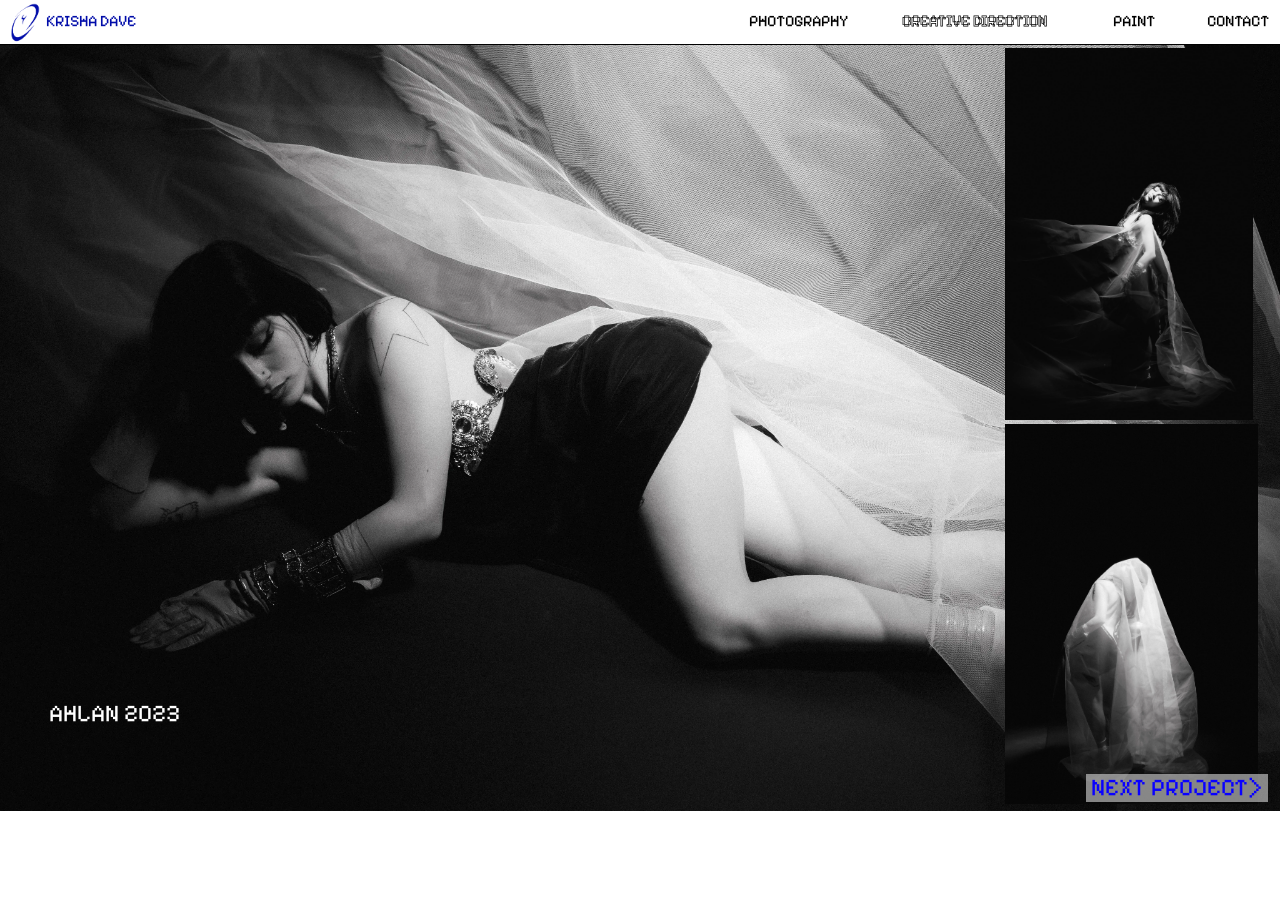
<file: ahlan-2023.html>
<!DOCTYPE html>
<html lang="en">
<head>
  <meta charset="UTF-8">
  <meta name="viewport" content="width=device-width, initial-scale=1.0">
  <script src="fx/prepaint.js"></script>
  <title>Krisha Dave - AHLAN 2023</title>
  <link rel="preconnect" href="https://fonts.googleapis.com">
  <link rel="preconnect" href="https://fonts.gstatic.com" crossorigin>
  <link href="https://fonts.googleapis.com/css2?family=Pixelify+Sans&display=swap" rel="stylesheet">
  <script src="cursor-boot.js?v=2"></script>
  <link rel="stylesheet" href="cursor.css?v=3">
  <link rel="stylesheet" href="scroll-reveal.css?v=2">
  <script src="page-sounds.js?v=2"></script>
  <script src="scroll-reveal.js?v=4" defer></script>
  <link rel="stylesheet" href="portfolio-pages.css?v=10">
  <!-- fx layer (see fx/README.md) -->
  <link rel="stylesheet" href="fx/fx.css">
  <link rel="stylesheet" href="fx/transitions.css?v=3">
  <link rel="stylesheet" href="fx/ring.css">
  <link rel="stylesheet" href="fx/m-shell.css">
  <link rel="stylesheet" href="fx/m-gallery.css">
  <script type="importmap">
    { "imports": {
      "three": "./vendor/three/build/three.module.min.js",
      "three/addons/": "./vendor/three/examples/jsm/"
    } }
  </script>
  <script type="module" src="fx/boot.js?v=4"></script>
</head>
<body>
  <div class="page ahlan-page">
    <nav class="nav" aria-label="Primary">
      <img class="nav__logo" src="img-webp/logo.webp" alt="">
      <a class="nav__home" href="index.html">KRISHA DAVE</a>
      <a class="nav__photography" href="photography.html">PHOTOGRAPHY</a>
      <a class="nav__creative active" href="creative-direction.html">CREATIVE DIRECTION</a>
      <a class="nav__paint" href="paint.html">PAINT</a>
      <a class="nav__contact" href="contact.html">CONTACT</a>
      <div class="nav__divider"></div>
      <details class="mobile-menu">
        <summary><span class="mobile-menu__label-open">MENU</span><span class="mobile-menu__label-close">CLOSE</span></summary>
        <div class="mobile-menu__panel">
          <div class="mobile-menu__section mobile-menu__section--primary">
            <a href="index.html">HOME</a>
            <a href="photography.html">PHOTOGRAPHY</a>
            <a href="creative-direction.html">CREATIVE DIRECTION</a>
            <a href="paint.html">PAINT</a>
            <a href="contact.html">CONTACT</a>
          </div>
        </div>
      </details>
    </nav>

    <div class="figure ahlan-hero"><img src="img-webp/ahlan-hero.webp" alt=""></div>
    <div class="figure fill ahlan-01"><img src="img-webp/ahlan-01.webp" alt=""></div>
    <div class="figure fill ahlan-02"><img src="img-webp/ahlan-02.webp" alt=""></div>
    <p class="text ahlan-title">AHLAN 2023</p>
    <a class="text next-link ahlan-next" href="talisman-2026.html">NEXT PROJECT&gt;</a>
  </div>
  <script src="mobile-menu.js?v=2"></script>
  <script src="cursor.js"></script>
</body>
</html>
</file>
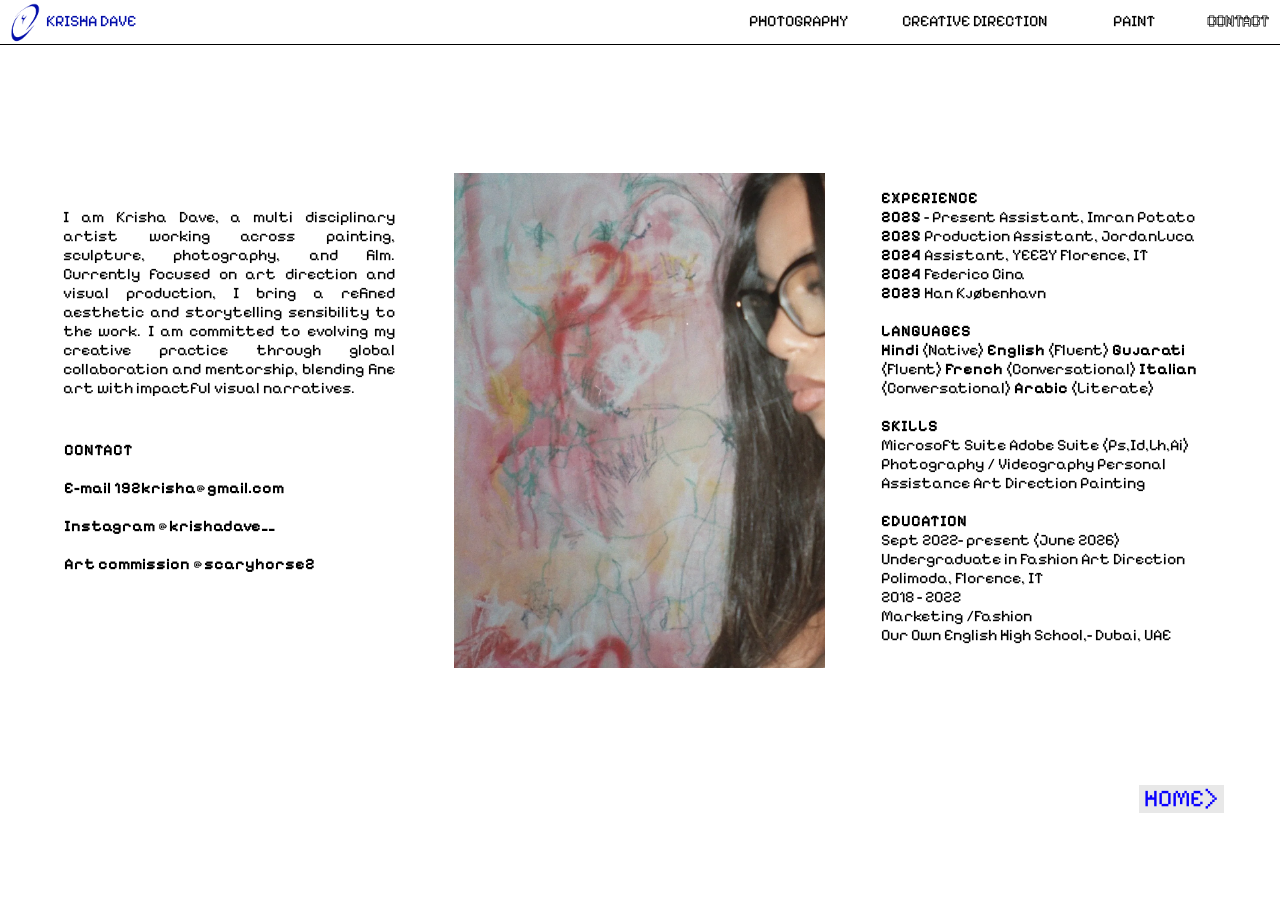
<file: contact.html>
<!DOCTYPE html>
<html lang="en">
<head>
  <meta charset="UTF-8">
  <meta name="viewport" content="width=device-width, initial-scale=1.0">
  <script src="fx/prepaint.js"></script>
  <title>Krisha Dave - Contact</title>
  <link rel="preconnect" href="https://fonts.googleapis.com">
  <link rel="preconnect" href="https://fonts.gstatic.com" crossorigin>
  <link href="https://fonts.googleapis.com/css2?family=Pixelify+Sans:wght@400;600;700&display=swap" rel="stylesheet">
  <script src="cursor-boot.js?v=2"></script>
  <link rel="stylesheet" href="cursor.css?v=3">
  <link rel="stylesheet" href="scroll-reveal.css?v=2">
  <script src="page-sounds.js?v=2"></script>
  <script src="scroll-reveal.js?v=4" defer></script>
  <link rel="stylesheet" href="portfolio-pages.css?v=10">
  <!-- fx layer (see fx/README.md) -->
  <link rel="stylesheet" href="fx/fx.css">
  <link rel="stylesheet" href="fx/transitions.css?v=3">
  <link rel="stylesheet" href="fx/ring.css">
  <link rel="stylesheet" href="fx/m-shell.css">
  <link rel="stylesheet" href="fx/m-gallery.css">
  <script type="importmap">
    { "imports": {
      "three": "./vendor/three/build/three.module.min.js",
      "three/addons/": "./vendor/three/examples/jsm/"
    } }
  </script>
  <script type="module" src="fx/boot.js?v=4"></script>
</head>
<body>
  <div class="page contact-page">
    <nav class="nav" aria-label="Primary">
      <img class="nav__logo" src="img-webp/logo.webp" alt="">
      <a class="nav__home" href="index.html">KRISHA DAVE</a>
      <a class="nav__photography" href="photography.html">PHOTOGRAPHY</a>
      <a class="nav__creative" href="creative-direction.html">CREATIVE DIRECTION</a>
      <a class="nav__paint" href="paint.html">PAINT</a>
      <span class="nav__contact active" aria-current="page">CONTACT</span>
      <div class="nav__divider"></div>
      <details class="mobile-menu">
        <summary><span class="mobile-menu__label-open">MENU</span><span class="mobile-menu__label-close">CLOSE</span></summary>
        <div class="mobile-menu__panel">
          <div class="mobile-menu__section mobile-menu__section--primary">
            <a href="index.html">HOME</a>
            <a href="photography.html">PHOTOGRAPHY</a>
            <a href="creative-direction.html">CREATIVE DIRECTION</a>
            <a href="paint.html">PAINT</a>
            <a href="contact.html">CONTACT</a>
          </div>
        </div>
      </details>
    </nav>

    <p class="text contact-bio">I am Krisha Dave, a multi disciplinary artist working across painting, sculpture, photography, and film. Currently focused on art direction and visual production, I bring a refined aesthetic and storytelling sensibility to the work. I am committed to evolving my creative practice through global collaboration and mentorship, blending fine art with impactful visual narratives.</p>

    <div class="figure fill contact-portrait">
      <img src="img-webp/contact-portrait.webp" alt="Krisha Dave">
    </div>

    <div class="text contact-info">
      <p>CONTACT</p>
      <br>
      <p>E-mail <a href="mailto:192KRISHA@GMAIL.COM">192krisha@gmail.com</a></p>
      <br>
      <p>Instagram <a href="https://www.instagram.com/krishadave__?utm_source=ig_web_button_share_sheet&amp;igsh=ZDNlZDc0MzIxNw==" target="_blank" rel="noopener noreferrer">@krishadave__</a></p>
      <br>
      <p>Art commission <a href="https://www.instagram.com/scaryhorse2?utm_source=ig_web_button_share_sheet&amp;igsh=ZDNlZDc0MzIxNw==" target="_blank" rel="noopener noreferrer">@scaryhorse2</a></p>
    </div>

    <div class="text contact-resume">
      <p><strong>EXPERIENCE</strong></p>
      <p><strong>2025</strong> - Present Assistant, Imran Potato</p>
      <p><strong>2025</strong> Production Assistant, JordanLuca</p>
      <p><strong>2024</strong> Assistant, YEEZY Florence, IT</p>
      <p><strong>2024</strong> Federico Cina</p>
      <p><strong>2023</strong> Han Kjøbenhavn</p>
      <br>
      <p><strong>LANGUAGES</strong></p>
      <p><strong>Hindi</strong> (Native) <strong>English</strong> (Fluent) <strong>Gujarati</strong> (Fluent) <strong>French</strong> (Conversational) <strong>Italian</strong> (Conversational) <strong>Arabic</strong> (Literate)</p>
      <br>
      <p><strong>SKILLS</strong></p>
      <p>Microsoft Suite Adobe Suite (Ps,Id,Lh,Ai) Photography / Videography Personal Assistance Art Direction Painting</p>
      <br>
      <p><strong>EDUCATION</strong></p>
      <p>Sept 2022- present (June 2026)</p>
      <p>Undergraduate in Fashion Art Direction Polimoda, Florence, IT</p>
      <p>2018 - 2022</p>
      <p>Marketing /Fashion</p>
      <p>Our Own English High School,- Dubai, UAE</p>
    </div>
    <a class="text next-link contact-next" href="index.html">HOME&gt;</a>
  </div>
  <script src="mobile-menu.js?v=2"></script>
  <script src="cursor.js"></script>
</body>
</html>
</file>
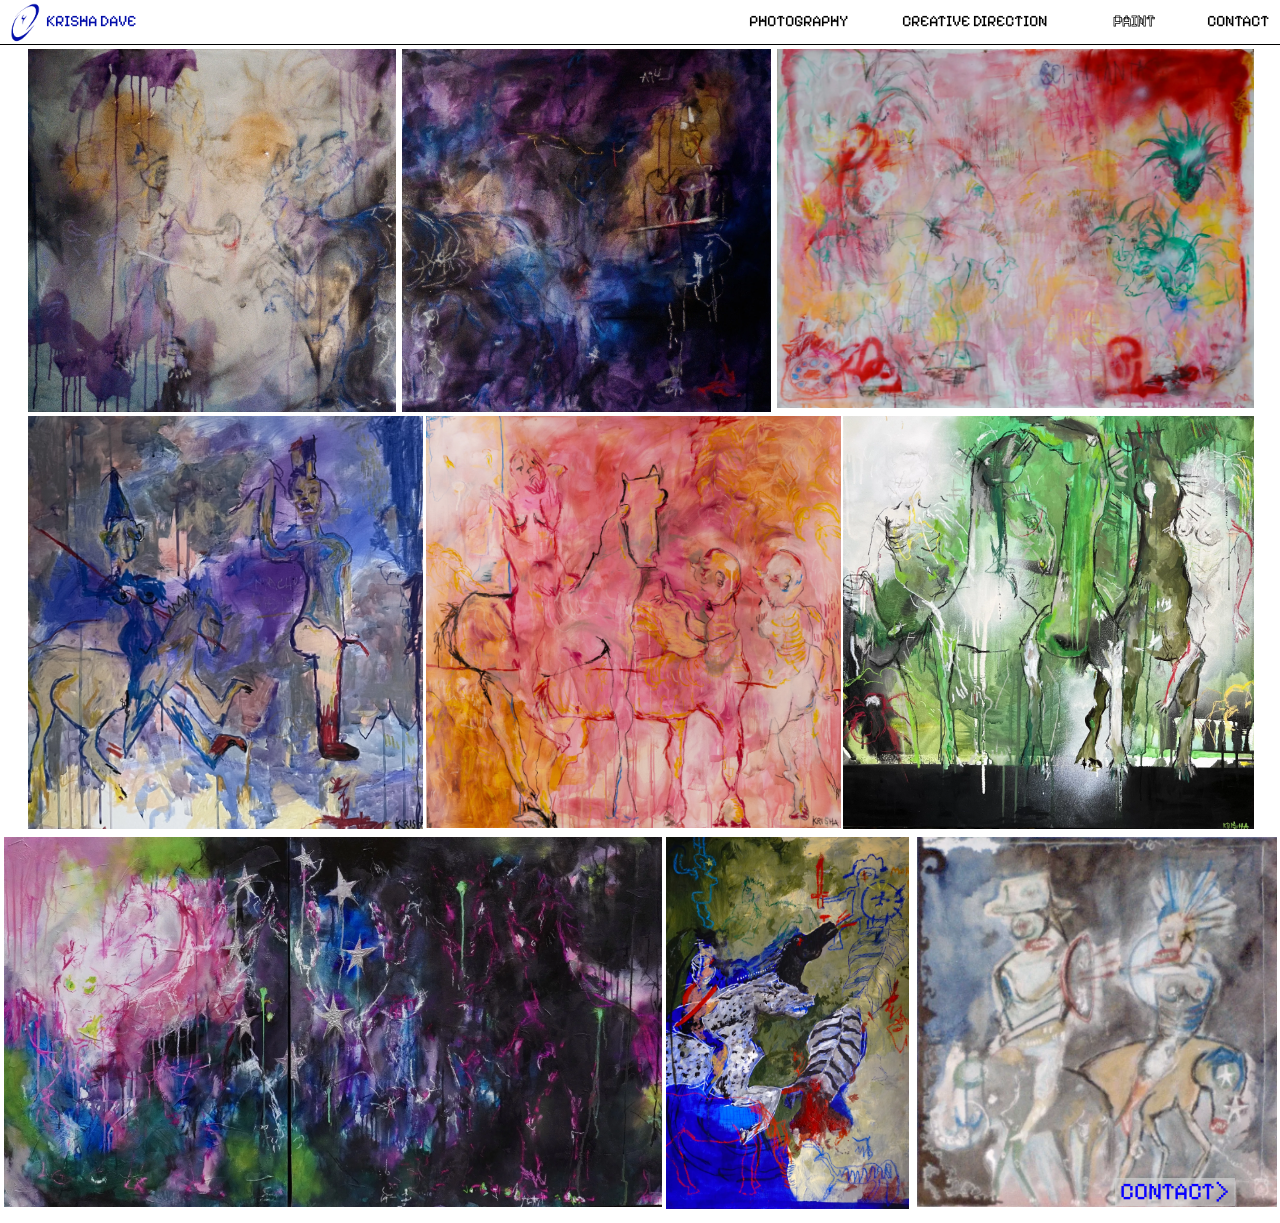
<file: paint.html>
<!DOCTYPE html>
<html lang="en">
<head>
  <meta charset="UTF-8">
  <meta name="viewport" content="width=device-width, initial-scale=1.0">
  <script src="fx/prepaint.js"></script>
  <title>Krisha Dave - Paint</title>
  <link rel="preconnect" href="https://fonts.googleapis.com">
  <link rel="preconnect" href="https://fonts.gstatic.com" crossorigin>
  <link href="https://fonts.googleapis.com/css2?family=Pixelify+Sans&display=swap" rel="stylesheet">
  <script src="cursor-boot.js?v=2"></script>
  <link rel="stylesheet" href="cursor.css?v=3">
  <link rel="stylesheet" href="scroll-reveal.css?v=2">
  <script src="page-sounds.js?v=2"></script>
  <script src="scroll-reveal.js?v=4" defer></script>
  <link rel="stylesheet" href="portfolio-pages.css?v=10">
  <!-- fx layer (see fx/README.md) -->
  <link rel="stylesheet" href="fx/fx.css">
  <link rel="stylesheet" href="fx/transitions.css?v=3">
  <link rel="stylesheet" href="fx/ring.css">
  <link rel="stylesheet" href="fx/m-shell.css">
  <link rel="stylesheet" href="fx/paint.css?v=2">
  <link rel="stylesheet" href="fx/m-paint.css">
  <script type="importmap">
    { "imports": {
      "three": "./vendor/three/build/three.module.min.js",
      "three/addons/": "./vendor/three/examples/jsm/"
    } }
  </script>
  <script type="module" src="fx/boot.js?v=4"></script>
</head>
<body>
  <div class="page paint-page">
    <nav class="nav" aria-label="Primary">
      <img class="nav__logo" src="img-webp/logo.webp" alt="">
      <a class="nav__home" href="index.html">KRISHA DAVE</a>
      <a class="nav__photography" href="photography.html">PHOTOGRAPHY</a>
      <a class="nav__creative" href="creative-direction.html">CREATIVE DIRECTION</a>
      <span class="nav__paint active" aria-current="page">PAINT</span>
      <a class="nav__contact" href="contact.html">CONTACT</a>
      <div class="nav__divider"></div>
      <details class="mobile-menu">
        <summary><span class="mobile-menu__label-open">MENU</span><span class="mobile-menu__label-close">CLOSE</span></summary>
        <div class="mobile-menu__panel">
          <div class="mobile-menu__section mobile-menu__section--primary">
            <a href="index.html">HOME</a>
            <a href="photography.html">PHOTOGRAPHY</a>
            <a href="creative-direction.html">CREATIVE DIRECTION</a>
            <a href="paint.html">PAINT</a>
            <a href="contact.html">CONTACT</a>
          </div>
        </div>
      </details>
    </nav>

    <section class="mobile-paint-gallery" aria-label="Paint works">
      <figure>
        <div class="mobile-paint-duo">
          <img src="img-webp/paint-gallery-01.webp" alt="">
          <img src="img-webp/paint-gallery-02.webp" alt="">
        </div>
        <figcaption>LUPA, 2025<br>MIXED MEDIA ON CANVAS 80 X 80 CM</figcaption>
      </figure>
      <figure class="mobile-paint-square">
        <img src="img-webp/paint-gallery-06.webp" alt="">
        <figcaption>MACHU PICHU, 2025<br>MIXED MEDIA ON CANVAS 90 X 90 CM</figcaption>
      </figure>
      <figure class="mobile-paint-square">
        <img src="img-webp/paint-gallery-08.webp" alt="">
        <figcaption>SCARED ON A HORSE, 2025<br>ACRYLIC AND OILS ON CANVAS 120 X 120 CM</figcaption>
      </figure>
      <figure class="mobile-paint-square">
        <img src="img-webp/paint-gallery-09.webp" alt="">
        <figcaption>WHATSAPP HORSE, 2025<br>ACRYLIC AND CHALK ON CANVAS 80 X 80 CMS</figcaption>
      </figure>
      <figure class="mobile-paint-square">
        <img src="img-webp/paint-gallery-03.webp" alt="">
        <figcaption>UNTITLED SORRY, 2025<br>MIXED MEDIA ON CANVAS 50 X 50 CM</figcaption>
      </figure>
      <figure class="mobile-paint-square">
        <img src="img-webp/paint-gallery-04.webp" alt="">
        <figcaption>SWORD TO MY HEART, 2025<br>ACRYLIC AND CHALK ON WOOD 50 X 30 CMS</figcaption>
      </figure>
      <figure class="mobile-paint-wide">
        <img src="img-webp/paint-gallery-05.webp" alt="">
        <figcaption>CANDYLAND<br>60x80cm 2025</figcaption>
      </figure>
      <figure class="mobile-paint-narrow">
        <img src="img-webp/paint-gallery-07.webp" alt="">
        <figcaption>MASSARI<br>2024<br>ACRYLIC AND SPRAY ON CANVAS 100 X 120 CMS</figcaption>
      </figure>
    </section>

    <!-- data-* = caption + real size (cm, W x H as photographed) for fx/paint.js; LUPA is a pair. -->
    <div class="figure fill pg-01" data-work="lupa" data-title="LUPA" data-year="2025" data-medium="MIXED MEDIA ON CANVAS" data-size="80 X 80 CM" data-cm="80x80" data-panel="LEFT PANEL"><img src="img-webp/paint-gallery-01.webp" alt=""></div>
    <div class="figure fill pg-02" data-work="lupa" data-title="LUPA" data-year="2025" data-medium="MIXED MEDIA ON CANVAS" data-size="80 X 80 CM" data-cm="80x80" data-panel="RIGHT PANEL"><img src="img-webp/paint-gallery-02.webp" alt=""></div>
    <div class="figure fill pg-03" data-title="SWORD TO MY HEART" data-year="2025" data-medium="ACRYLIC AND CHALK ON WOOD" data-size="50 X 30 CM" data-cm="30x50" data-support="wood"><img src="img-webp/paint-gallery-03.webp" alt=""></div>
    <div class="figure fill pg-04" data-title="CANDYLAND" data-year="2025" data-medium="" data-size="60 X 80 CM" data-cm="80x60"><img src="img-webp/paint-gallery-04.webp" alt=""></div>
    <div class="figure fill pg-05" data-title="MASSARI" data-year="2024" data-medium="ACRYLIC AND SPRAY ON CANVAS" data-size="100 X 120 CM" data-cm="200x120" data-seams="0.433"><img src="img-webp/paint-gallery-05.webp" alt=""></div>
    <div class="figure fill pg-06" data-title="MACHU PICHU" data-year="2025" data-medium="MIXED MEDIA ON CANVAS" data-size="90 X 90 CM" data-cm="90x90"><img src="img-webp/paint-gallery-06.webp" alt=""></div>
    <div class="figure fill pg-07" data-title="UNTITLED SORRY" data-year="2025" data-medium="MIXED MEDIA ON CANVAS" data-size="50 X 50 CM" data-cm="50x50"><img src="img-webp/paint-gallery-07.webp" alt=""></div>
    <div class="figure fill pg-08" data-title="SCARED ON A HORSE" data-year="2025" data-medium="ACRYLIC AND OILS ON CANVAS" data-size="120 X 120 CM" data-cm="120x120"><img src="img-webp/paint-gallery-08.webp" alt=""></div>
    <div class="figure fill pg-09" data-title="WHATSAPP HORSE" data-year="2025" data-medium="ACRYLIC AND CHALK ON CANVAS" data-size="80 X 80 CM" data-cm="80x80"><img src="img-webp/paint-gallery-09.webp" alt=""></div>
    <a class="text next-link paint-next" href="contact.html">CONTACT&gt;</a>
  </div>
  <script src="mobile-menu.js?v=2"></script>
  <script src="cursor.js"></script>
</body>
</html>
</file>
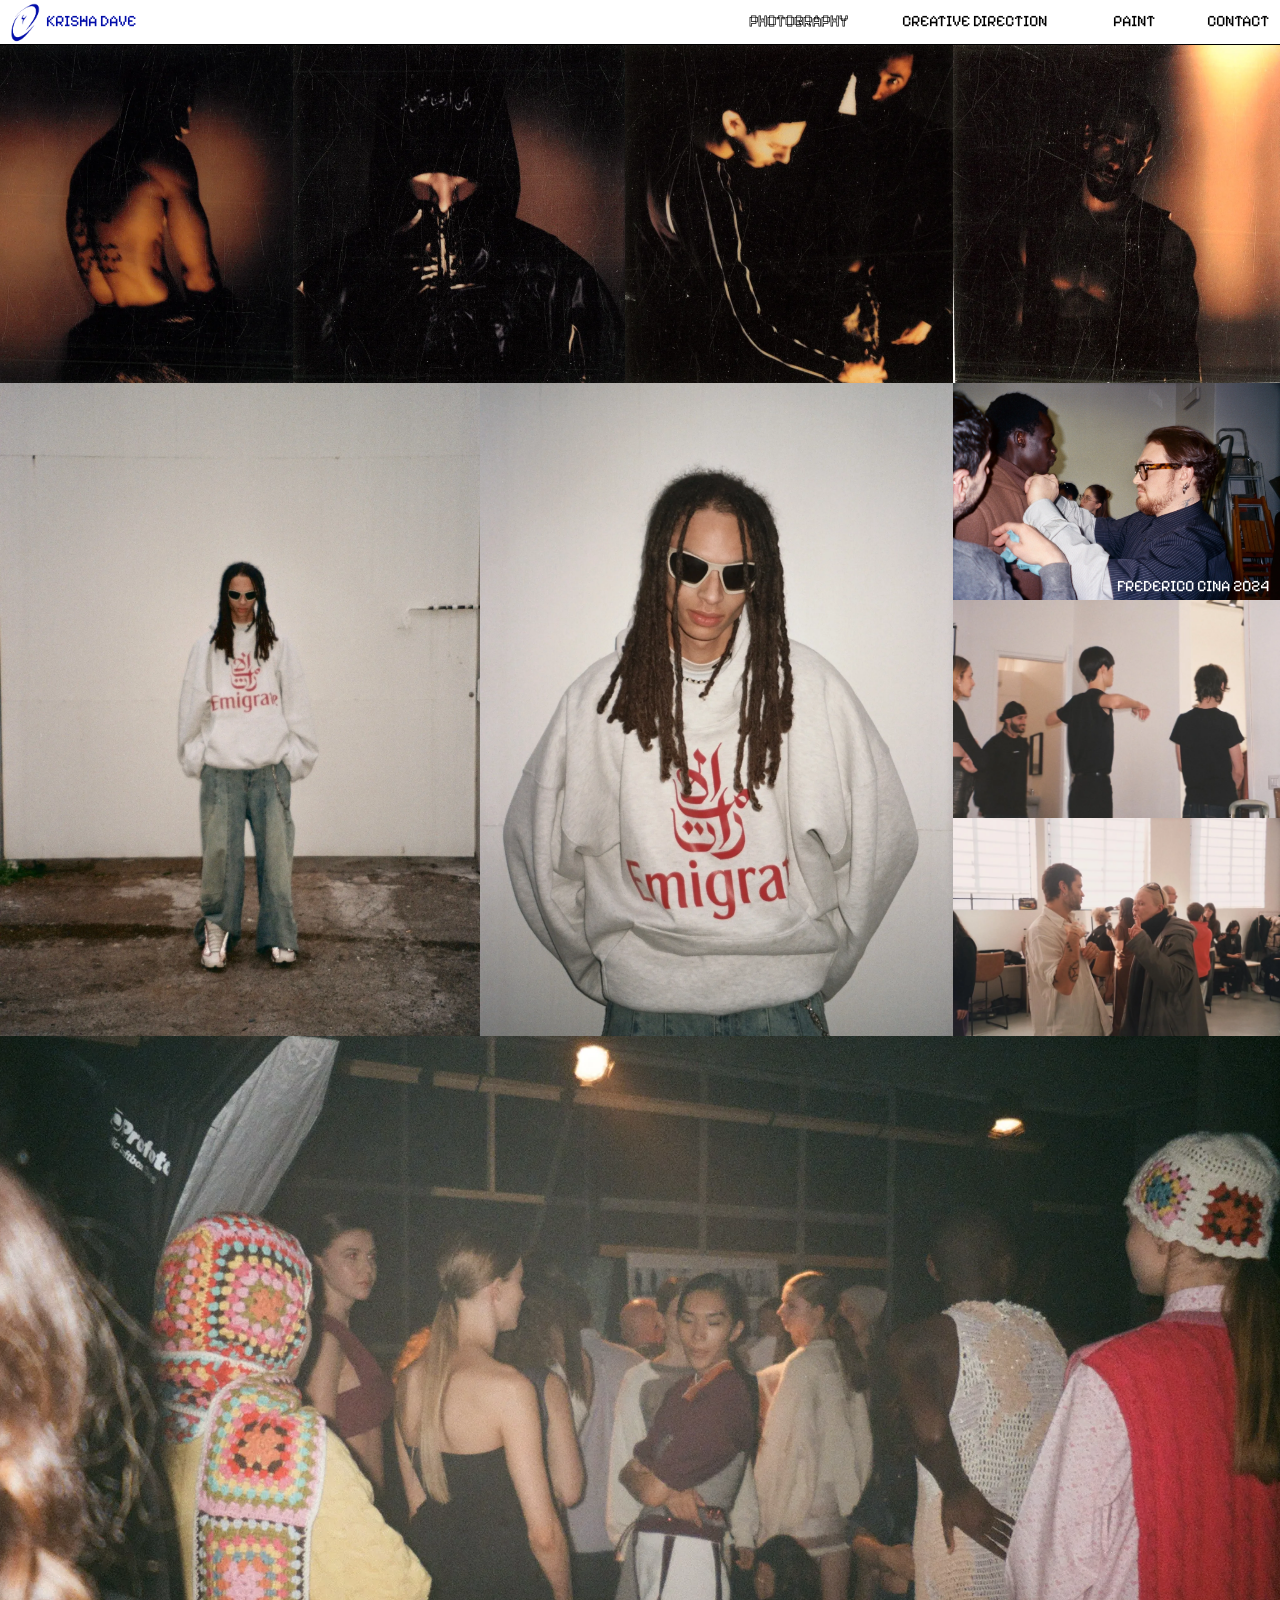
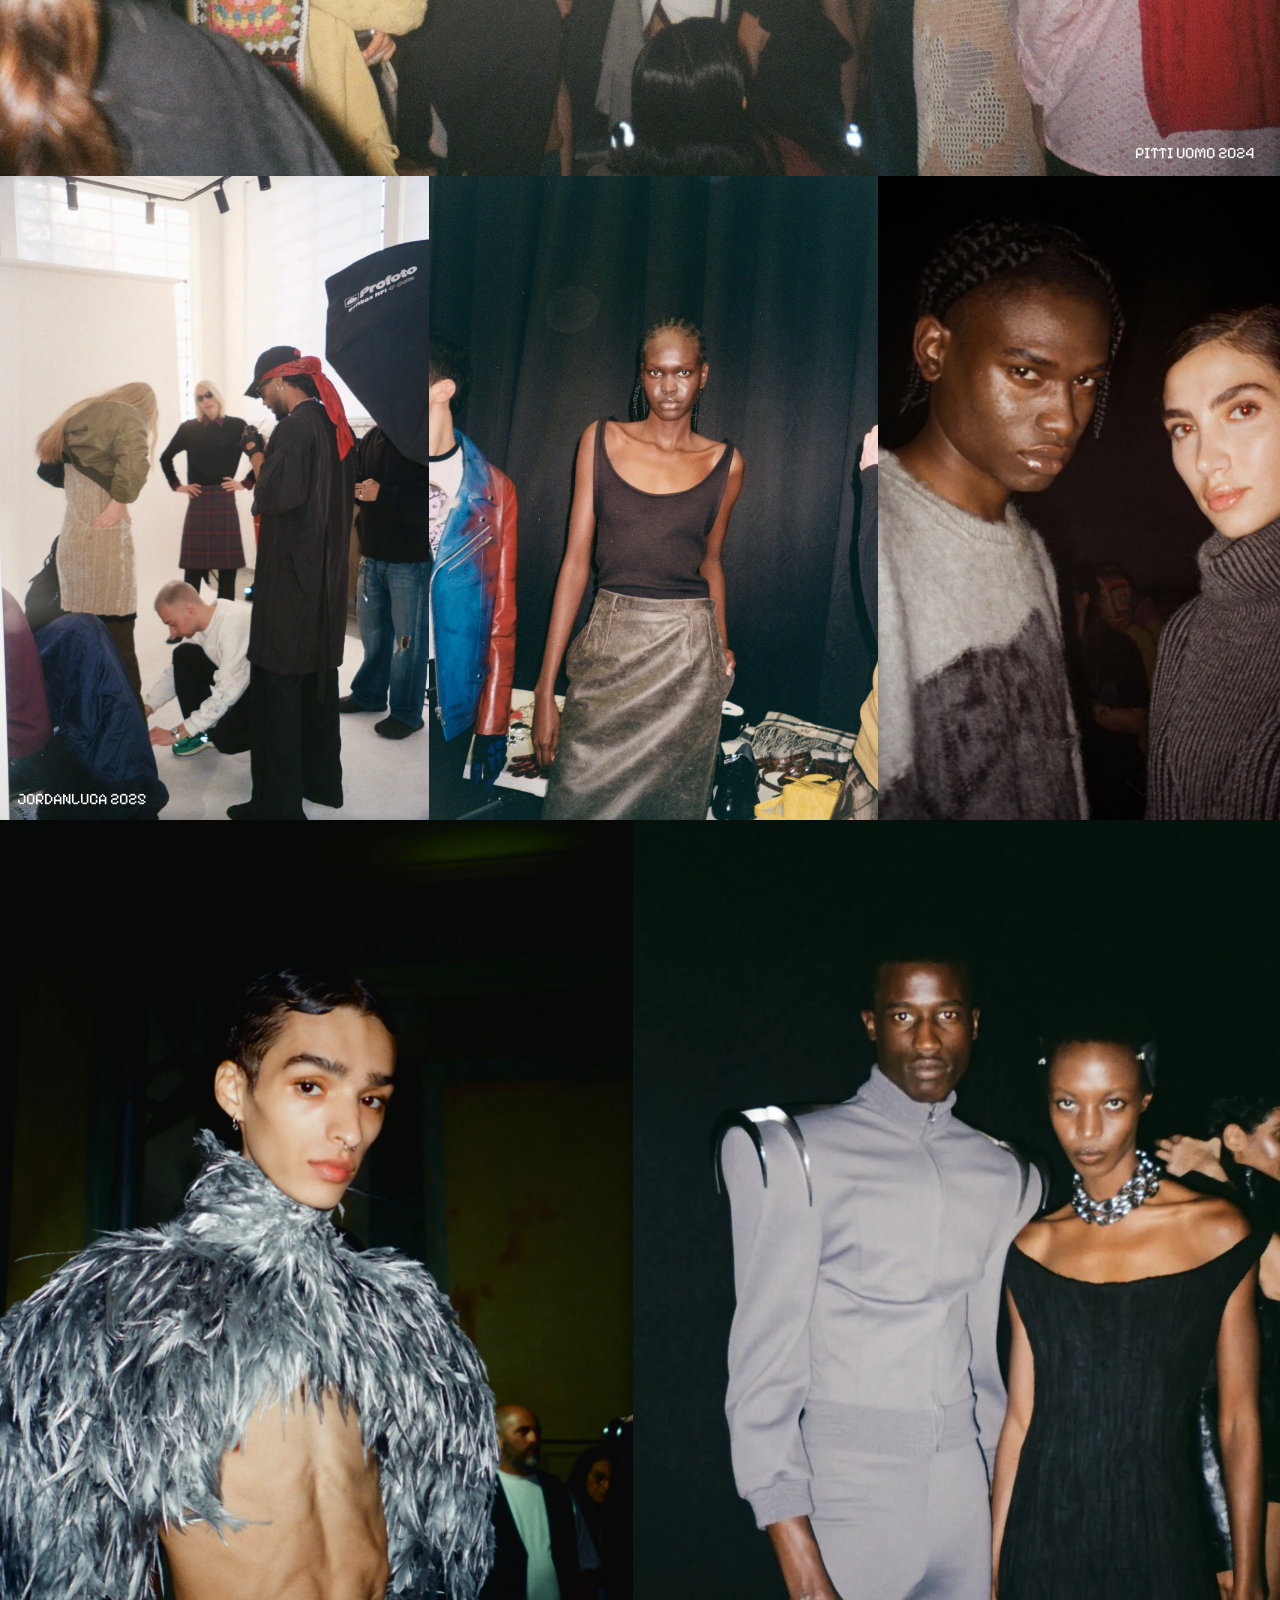
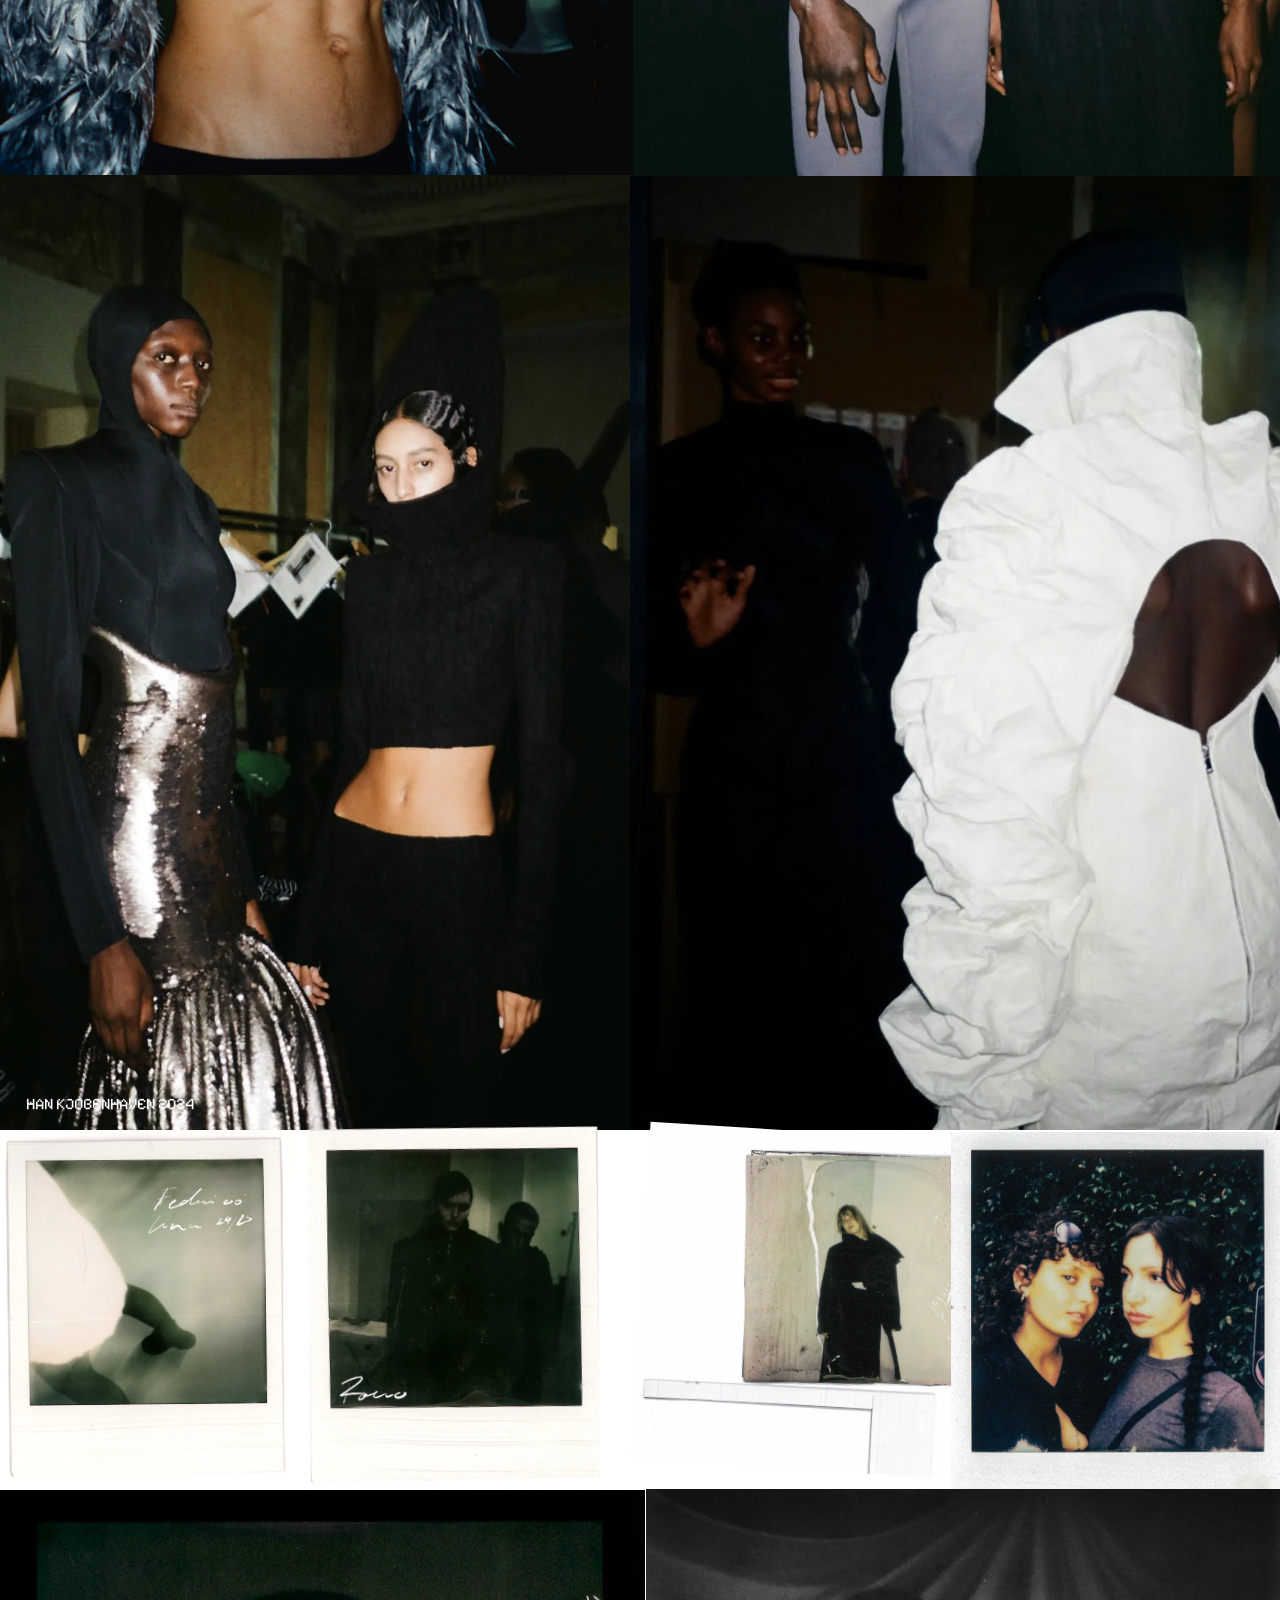
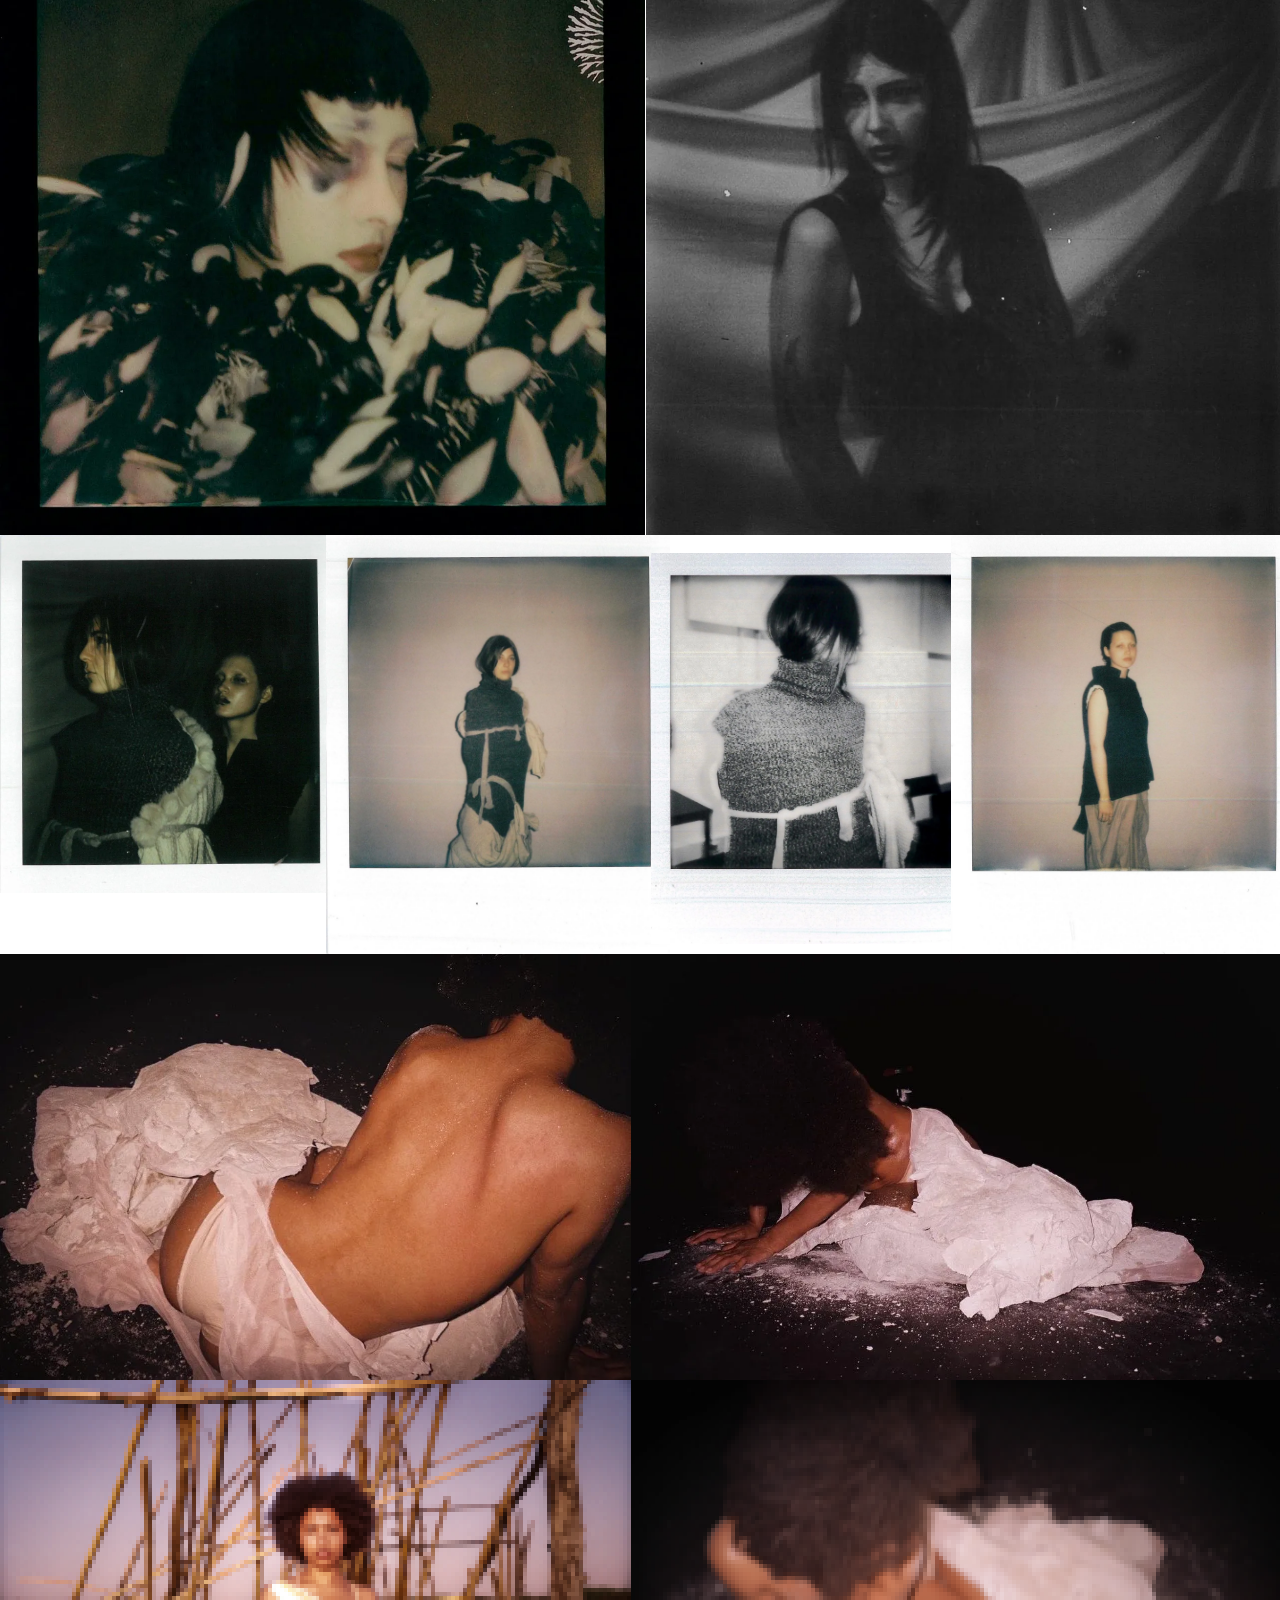
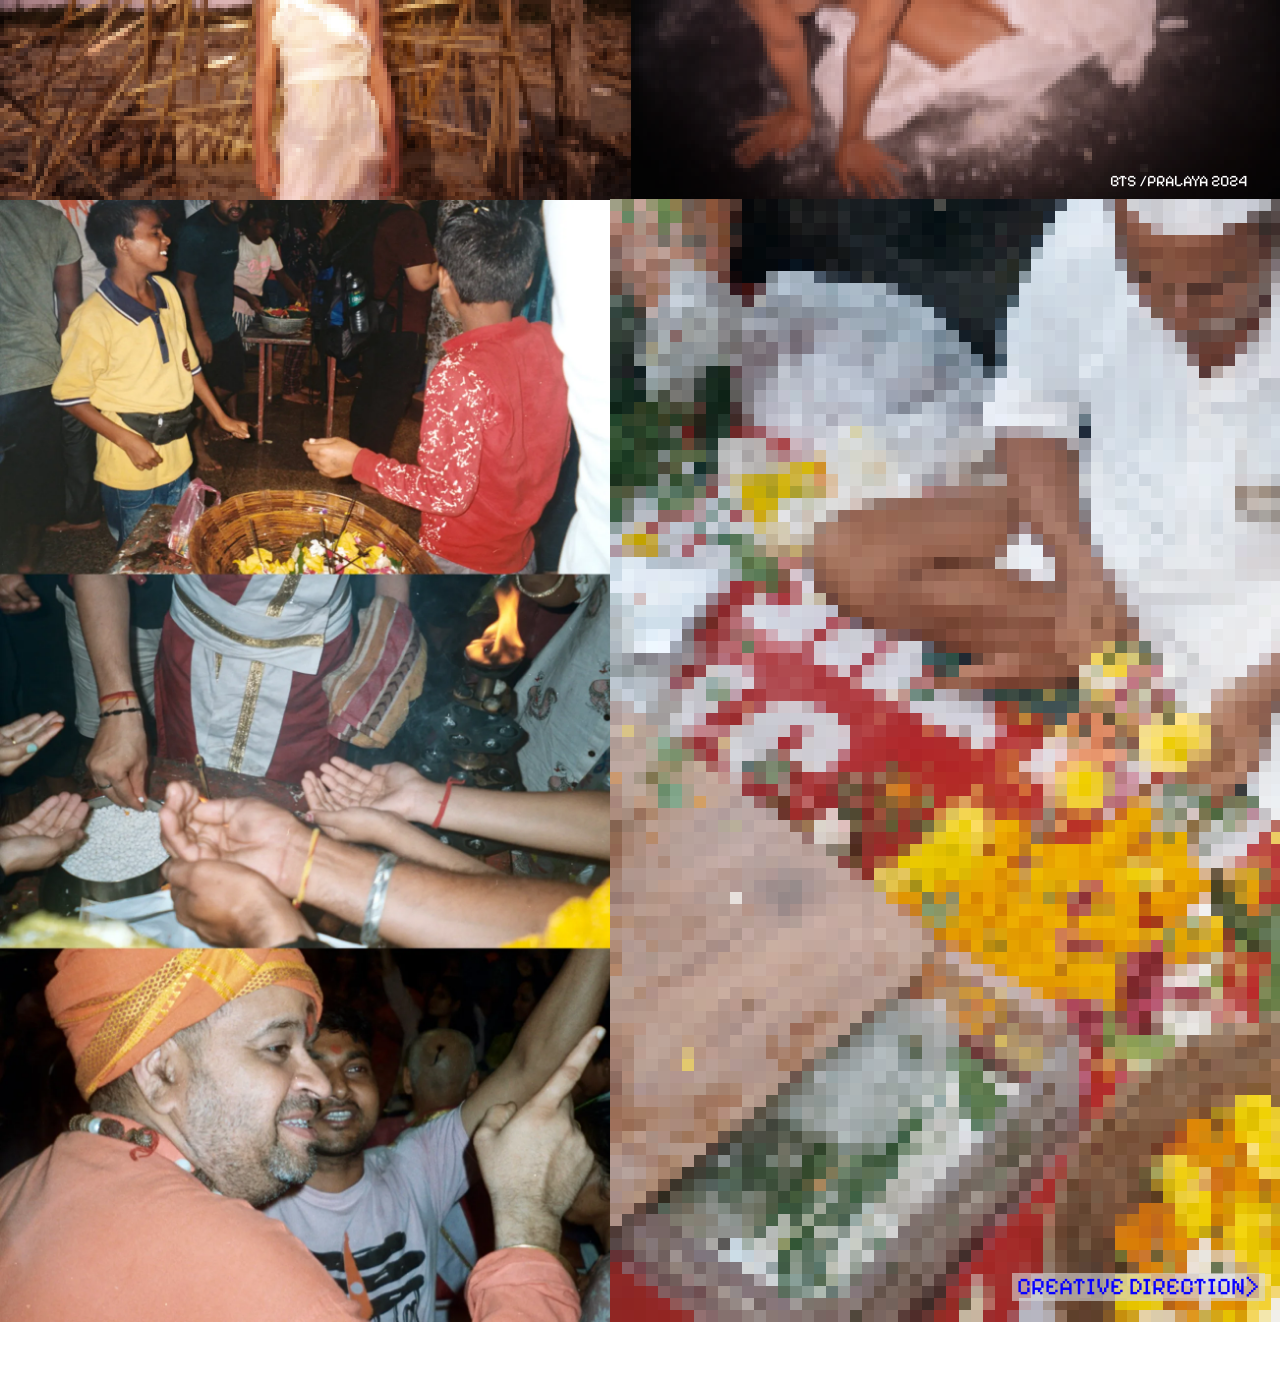
<file: photography.html>
<!DOCTYPE html>
<html lang="en">
<head>
  <meta charset="UTF-8">
  <meta name="viewport" content="width=device-width, initial-scale=1.0">
  <script src="fx/prepaint.js"></script>
  <title>Krisha Dave — Photography</title>
  <link rel="preconnect" href="https://fonts.googleapis.com">
  <link rel="preconnect" href="https://fonts.gstatic.com" crossorigin>
  <link href="https://fonts.googleapis.com/css2?family=Pixelify+Sans&display=swap" rel="stylesheet">
  <script src="cursor-boot.js?v=2"></script>
  <link rel="stylesheet" href="cursor.css?v=3">
  <link rel="stylesheet" href="scroll-reveal.css?v=2">
  <script src="page-sounds.js?v=2"></script>
  <script src="scroll-reveal.js?v=4" defer></script>
  <style>
    *, *::before, *::after { margin: 0; padding: 0; box-sizing: border-box; }

    /* Design pixel unit — scales the whole 1280px design proportionally to viewport
       width with no cap so the layout stays wall-to-wall on any monitor. */
    :root {
      --u: calc(100vw / 1280);
    }

    html, body {
      background: #ffffff;
      font-family: 'Pixelify Sans', sans-serif;
      overflow-x: hidden;
    }

    .page {
      position: relative;
      width: calc(1280 * var(--u));
      height: calc(7800 * var(--u));
      margin: 0 auto;
      overflow: hidden;
      background: #ffffff;
    }

    /* === Top navigation === */
    .nav {
      position: absolute;
      top: 0; left: 0;
      width: 100%;
      z-index: 10;
    }

    .nav__divider {
      position: absolute;
      top: calc(44 * var(--u));
      left: 0; right: 0;
      height: 1px;
      background: #000;
    }

    .nav__logo {
      position: absolute;
      top: calc(-6 * var(--u));
      left: calc(5 * var(--u));
      width: calc(38 * var(--u));
      height: calc(55 * var(--u));
      object-fit: cover;
    }

    .nav a, .nav span {
      position: absolute;
      top: calc(13 * var(--u));
      font-family: 'Pixelify Sans', sans-serif;
      font-size: calc(16 * var(--u));
      line-height: 1;
      text-decoration: none;
      cursor: pointer;
      white-space: nowrap;
      transition: opacity 0.2s;
    }
    .nav a:hover { opacity: 0.6; }

    .nav__home        { left: calc(46 * var(--u));   color: #000ca9; }
    .nav__photography {
      left: calc(749 * var(--u));
      color: transparent;
      -webkit-text-stroke: calc(0.7 * var(--u)) #000;
      cursor: default;
    }
    .nav__creative    { left: calc(902 * var(--u));  color: #000; }
    .nav__paint       { left: calc(1113 * var(--u)); color: #000; }
    .nav__contact     { left: calc(1207 * var(--u)); color: #000; }

    /* === Photos === */
    .photo {
      position: absolute;
      object-fit: cover;
      object-position: center;
      display: block;
    }

    /* Photos that need an inner zoom-crop (e.g., to hide polaroid borders) */
    .photo-frame {
      position: absolute;
      overflow: hidden;
      display: block;
    }
    .photo-frame > img {
      position: absolute;
      display: block;
      max-width: none;
      object-fit: cover;
    }

    /* === Labels (overlay text on photos) === */
    .label {
      position: absolute;
      font-family: 'Pixelify Sans', sans-serif;
      font-size: calc(16 * var(--u));
      color: #fff;
      line-height: 1.2;
      white-space: nowrap;
      z-index: 5;
    }

    /* === Footer link === */
    .footer-link {
      position: absolute;
      left: calc(1012 * var(--u));
      top: calc(7673 * var(--u));
      display: inline-block;
      padding: 0.08em 0.22em;
      background: rgba(217, 217, 217, 0.6);
      font-family: 'Pixelify Sans', sans-serif;
      font-size: calc(24 * var(--u));
      color: #0900ff;
      line-height: 1;
      text-decoration: none;
      cursor: pointer;
      transition: opacity 0.2s;
    }
    .footer-link:hover { opacity: 0.7; }

    /* === Section 1: FREDERICO CINA 2024 (4 photos top row) === */
    .ph-01 { left: calc(-30 * var(--u));  top: calc(44 * var(--u));   width: calc(323 * var(--u)); height: calc(342 * var(--u)); }
    .ph-02 { left: calc(293 * var(--u));  top: calc(44 * var(--u));   width: calc(332 * var(--u)); height: calc(342 * var(--u)); }
    .ph-03 { left: calc(625 * var(--u));  top: calc(44 * var(--u));   width: calc(330 * var(--u)); height: calc(343 * var(--u)); }
    .ph-04 { left: calc(953 * var(--u));  top: calc(44 * var(--u));   width: calc(327 * var(--u)); height: calc(343 * var(--u)); }
    .label-frederico { left: calc(1117 * var(--u)); top: calc(576 * var(--u)); }

    /* === Section 2: 2 large + right column of 3 === */
    .ph-05 { left: 0;                      top: calc(383 * var(--u));  width: calc(480 * var(--u)); height: calc(653 * var(--u)); }
    .ph-06 { left: calc(480 * var(--u));   top: calc(383 * var(--u));  width: calc(473 * var(--u)); height: calc(653 * var(--u)); }
    .ph-07 { left: calc(953 * var(--u));   top: calc(383 * var(--u));  width: calc(327 * var(--u)); height: calc(218 * var(--u)); }
    .ph-08 { left: calc(953 * var(--u));   top: calc(600 * var(--u));  width: calc(327 * var(--u)); height: calc(219 * var(--u)); }
    .ph-09 { left: calc(953 * var(--u));   top: calc(818 * var(--u));  width: calc(327 * var(--u)); height: calc(218 * var(--u)); }

    /* === Section 3: full-width banner === */
    .ph-10 { left: calc(-15 * var(--u));   top: calc(1036 * var(--u)); width: calc(1295 * var(--u)); height: calc(740 * var(--u)); }

    /* === Section 4: PITTI UOMO 2024 (3 photos) === */
    .label-pitti { left: calc(1135 * var(--u)); top: calc(1743 * var(--u)); }
    .ph-11 { left: 0;                      top: calc(1776 * var(--u)); width: calc(429 * var(--u)); height: calc(644 * var(--u)); }
    .ph-12 { left: calc(429 * var(--u));   top: calc(1776 * var(--u)); width: calc(449 * var(--u)); height: calc(644 * var(--u)); }
    .ph-13 { left: calc(878 * var(--u));   top: calc(1776 * var(--u)); width: calc(429 * var(--u)); height: calc(644 * var(--u)); }

    /* === Section 5: JORDANLUCA 2025 (2 photos) === */
    .label-jordanluca { left: calc(17 * var(--u)); top: calc(2389 * var(--u)); }
    .ph-14 { left: 0;                      top: calc(2420 * var(--u)); width: calc(634 * var(--u)); height: calc(956 * var(--u)); }
    .ph-15 { left: calc(633 * var(--u));   top: calc(2420 * var(--u)); width: calc(666 * var(--u)); height: calc(956 * var(--u)); }

    /* === Section 6: 2 photos === */
    .ph-16 { left: calc(-35 * var(--u));   top: calc(3375 * var(--u)); width: calc(667 * var(--u)); height: calc(955 * var(--u)); }
    .ph-17 { left: calc(630 * var(--u));   top: calc(3376 * var(--u)); width: calc(787 * var(--u)); height: calc(954 * var(--u)); }

    /* === Section 7: HAN KJOBENHAVEN 2024 (3 polaroids + 1 portrait) === */
    .label-han { left: calc(26 * var(--u)); top: calc(4294 * var(--u)); }
    .ph-18 { left: calc(-4 * var(--u));    top: calc(4333 * var(--u)); width: calc(302 * var(--u)); height: calc(346 * var(--u)); transform: rotate(-0.59deg); transform-origin: center; }
    .ph-19 { left: calc(305 * var(--u));   top: calc(4324 * var(--u)); width: calc(298 * var(--u)); height: calc(361 * var(--u)); transform: rotate(1deg); transform-origin: center; }
    .ph-20 { left: calc(640 * var(--u));   top: calc(4332 * var(--u)); width: calc(343 * var(--u)); height: calc(338 * var(--u)); transform: rotate(3.49deg); transform-origin: center; }
    .ph-21 { left: calc(951 * var(--u));   top: calc(4332 * var(--u)); width: calc(329 * var(--u)); height: calc(400 * var(--u)); }

    /* === Section 8: 2 squares === */
    .ph-22 { left: 0;                      top: calc(4690 * var(--u)); width: calc(645 * var(--u)); height: calc(645 * var(--u)); }
    .ph-23 { left: calc(646 * var(--u));   top: calc(4689 * var(--u)); width: calc(634 * var(--u)); height: calc(646 * var(--u)); }

    /* === Section 9: 4 photos in row === */
    .ph-24 { left: 0;                      top: calc(5335 * var(--u)); width: calc(340 * var(--u)); height: calc(358 * var(--u)); }
    .ph-25 { left: calc(326 * var(--u));   top: calc(5335 * var(--u)); width: calc(344 * var(--u)); height: calc(419 * var(--u)); }
    .ph-26 { left: calc(651 * var(--u));   top: calc(5353 * var(--u)); width: calc(322 * var(--u)); height: calc(391 * var(--u)); }
    .ph-27 { left: calc(951 * var(--u));   top: calc(5335 * var(--u)); width: calc(344 * var(--u)); height: calc(419 * var(--u)); }

    /* === Section 10: 2 wide photos === */
    .ph-28 { left: 0;                      top: calc(5754 * var(--u)); width: calc(640 * var(--u)); height: calc(426 * var(--u)); }
    .ph-29 { left: calc(631 * var(--u));   top: calc(5754 * var(--u)); width: calc(649 * var(--u)); height: calc(426 * var(--u)); }

    /* === Section 11: BTS /PRALAYA 2024 (2 wide) === */
    .label-pralaya { left: calc(1110 * var(--u)); top: calc(6571 * var(--u)); }
    .ph-30 { left: 0;                      top: calc(6180 * var(--u)); width: calc(631 * var(--u)); height: calc(420 * var(--u)); }
    .ph-31 { left: calc(631 * var(--u));   top: calc(6180 * var(--u)); width: calc(649 * var(--u)); height: calc(420 * var(--u)); }

    /* === Section 12: 2 tall photos (one extends past frame) === */
    .ph-32 { left: 0;                      top: calc(6600 * var(--u)); width: calc(631 * var(--u)); height: calc(1122 * var(--u)); }
    .ph-33 { left: calc(610 * var(--u));   top: calc(6599 * var(--u)); width: calc(1370 * var(--u)); height: calc(1123 * var(--u)); }

    .mobile-menu { display: none; }

    @media (max-width: 700px) {
      :root { --m: calc(100vw / 402); }

      body { background: #fff; }

      .page {
        width: 100vw;
        height: calc(2520 * var(--m));
        min-height: 100vh;
        margin: 0;
        overflow: hidden;
      }

      .nav {
        height: calc(62 * var(--m));
        background: #fff;
        z-index: 80;
      }

      .nav__divider { display: none; }

      .nav__logo {
        top: calc(8 * var(--m));
        left: calc(18 * var(--m));
        width: calc(36 * var(--m));
        height: calc(46 * var(--m));
      }

      .nav a,
      .nav span {
        top: calc(22 * var(--m));
        font-size: 17px;
        line-height: 1;
      }

      .nav__home {
        left: auto;
        right: calc(18 * var(--m));
      }

      .nav__photography,
      .nav__creative,
      .nav__paint,
      .nav__contact {
        display: none;
      }

      .mobile-menu {
        display: block;
        position: absolute;
        top: calc(22 * var(--m));
        left: calc(82 * var(--m));
        z-index: 90;
      }

      .mobile-menu summary {
        display: inline-block;
        list-style: none;
        color: #000ca9;
        cursor: pointer;
        font-size: 17px;
        line-height: 1;
        white-space: nowrap;
      }

      .mobile-menu summary::-webkit-details-marker { display: none; }

      .mobile-menu summary span {
        position: static;
        top: auto;
        color: inherit;
        font-size: inherit;
        line-height: inherit;
      }

      .mobile-menu__label-close { display: none; }
      .mobile-menu[open] .mobile-menu__label-open { display: none; }
      .mobile-menu[open] .mobile-menu__label-close { display: inline; }


      .mobile-menu__panel {
        position: fixed;
        top: calc(62 * var(--m));
        left: 0;
        right: 0;
        z-index: 85;
        display: grid;
        grid-template-columns: 1fr;
        gap: 16px;
        padding: 17px 18px 19px;
        background: #fff;
        border-top: 1px solid #000;
        border-bottom: 1px solid #000;
        transform-origin: top;
      }

      .mobile-menu[open] .mobile-menu__panel {
        animation: mobile-menu-slide-in 240ms cubic-bezier(0.22, 1, 0.36, 1) both;
      }

      .mobile-menu.is-closing .mobile-menu__panel {
        animation: mobile-menu-slide-out 180ms cubic-bezier(0.55, 0, 1, 0.45) both;
      }

      .mobile-menu__section {
        display: grid;
        gap: 10px;
      }

      .mobile-menu__panel a {
        position: static;
        top: auto;
        display: block;
        color: #000;
        font-size: 17px;
        line-height: 1.05;
        text-decoration: none;
        white-space: normal;
      }

      .mobile-menu__section--primary a {
        color: #000ca9;
      }

      .mobile-menu__panel a[aria-current="page"] {
        color: transparent;
        -webkit-text-stroke: 0.65px #000ca9;
      }

      .photo,
      .photo-frame,
      .label,
      .footer-link {
        translate: 0 calc(9 * var(--m));
      }

      @keyframes mobile-menu-slide-in {
        from {
          opacity: 0;
          transform: translateY(-12px);
        }
        to {
          opacity: 1;
          transform: translateY(0);
        }
      }

      @keyframes mobile-menu-slide-out {
        from {
          opacity: 1;
          transform: translateY(0);
        }
        to {
          opacity: 0;
          transform: translateY(-12px);
        }
      }

      @media (prefers-reduced-motion: reduce) {
        .mobile-menu[open] .mobile-menu__panel,
        .mobile-menu.is-closing .mobile-menu__panel {
          animation: none;
        }
      }

      .footer-link {
        display: inline-block;
        left: calc(258 * var(--m));
        top: calc(2478 * var(--m));
        z-index: 30;
        font-size: calc(11 * var(--m));
      }

      .label {
        font-size: 5px;
        line-height: 1.15;
      }

      .label-pitti,
      .label-jordanluca,
      .label-han {
        display: none;
      }

      .ph-01 { left: 0; top: calc(53 * var(--m)); width: calc(101 * var(--m)); height: calc(107 * var(--m)); }
      .ph-02 { left: calc(101 * var(--m)); top: calc(53 * var(--m)); width: calc(103 * var(--m)); height: calc(107 * var(--m)); }
      .ph-03 { left: calc(204 * var(--m)); top: calc(53 * var(--m)); width: calc(103 * var(--m)); height: calc(107 * var(--m)); }
      .ph-04 { left: calc(304 * var(--m)); top: calc(53 * var(--m)); width: calc(102 * var(--m)); height: calc(107 * var(--m)); }

      .ph-05 { left: calc(-13 * var(--m)); top: calc(156 * var(--m)); width: calc(158 * var(--m)); height: calc(215 * var(--m)); }
      .ph-06 { left: calc(144 * var(--m)); top: calc(156 * var(--m)); width: calc(155 * var(--m)); height: calc(214 * var(--m)); }
      .ph-07 { left: calc(299 * var(--m)); top: calc(156 * var(--m)); width: calc(107 * var(--m)); height: calc(71 * var(--m)); }
      .ph-08 { left: calc(299 * var(--m)); top: calc(227 * var(--m)); width: calc(108 * var(--m)); height: calc(72 * var(--m)); }
      .ph-09 { left: calc(299 * var(--m)); top: calc(298 * var(--m)); width: calc(108 * var(--m)); height: calc(72 * var(--m)); }
      .label-frederico { left: calc(348 * var(--m)); top: calc(219 * var(--m)); }

      .ph-10 { left: calc(-18 * var(--m)); top: calc(370 * var(--m)); width: calc(425 * var(--m)); height: calc(243 * var(--m)); }

      .ph-11 { left: calc(-7 * var(--m)); top: calc(613 * var(--m)); width: calc(134 * var(--m)); height: calc(200 * var(--m)); }
      .ph-12 { left: calc(127 * var(--m)); top: calc(613 * var(--m)); width: calc(140 * var(--m)); height: calc(201 * var(--m)); }
      .ph-13 { left: calc(268 * var(--m)); top: calc(613 * var(--m)); width: calc(134 * var(--m)); height: calc(201 * var(--m)); }

      .ph-14 { left: calc(-3 * var(--m)); top: calc(814 * var(--m)); width: calc(198 * var(--m)); height: calc(298 * var(--m)); }
      .ph-15 { left: calc(194 * var(--m)); top: calc(814 * var(--m)); width: calc(208 * var(--m)); height: calc(298 * var(--m)); }
      .ph-16 { left: calc(-14 * var(--m)); top: calc(1112 * var(--m)); width: calc(208 * var(--m)); height: calc(298 * var(--m)); }
      .ph-17 { left: calc(194 * var(--m)); top: calc(1112 * var(--m)); width: calc(246 * var(--m)); height: calc(298 * var(--m)); }

      .ph-18 { left: 0; top: calc(1410 * var(--m)); width: calc(95 * var(--m)); height: calc(109 * var(--m)); transform: rotate(-0.59deg); }
      .ph-19 { left: calc(92 * var(--m)); top: calc(1408 * var(--m)); width: calc(95 * var(--m)); height: calc(114 * var(--m)); transform: rotate(1deg); }
      .ph-20 { left: calc(191 * var(--m)); top: calc(1410 * var(--m)); width: calc(113 * var(--m)); height: calc(112 * var(--m)); transform: rotate(3.49deg); }
      .ph-21 { left: calc(297 * var(--m)); top: calc(1410 * var(--m)); width: calc(103 * var(--m)); height: calc(125 * var(--m)); }

      .ph-22 { left: calc(-2 * var(--m)); top: calc(1519 * var(--m)); width: calc(207 * var(--m)); height: calc(207 * var(--m)); }
      .ph-23 { left: calc(204 * var(--m)); top: calc(1519 * var(--m)); width: calc(199 * var(--m)); height: calc(203 * var(--m)); }

      .ph-24 { left: calc(-2 * var(--m)); top: calc(1723 * var(--m)); width: calc(106 * var(--m)); height: calc(112 * var(--m)); }
      .ph-25 { left: calc(99 * var(--m)); top: calc(1723 * var(--m)); width: calc(108 * var(--m)); height: calc(131 * var(--m)); }
      .ph-26 { left: calc(201 * var(--m)); top: calc(1729 * var(--m)); width: calc(101 * var(--m)); height: calc(122 * var(--m)); }
      .ph-27 { left: calc(294 * var(--m)); top: calc(1723 * var(--m)); width: calc(108 * var(--m)); height: calc(131 * var(--m)); }

      .ph-28 { left: 0; top: calc(1854 * var(--m)); width: calc(201 * var(--m)); height: calc(134 * var(--m)); }
      .ph-29 { left: calc(200 * var(--m)); top: calc(1854 * var(--m)); width: calc(202 * var(--m)); height: calc(132 * var(--m)); }

      .ph-30 { left: 0; top: calc(1985 * var(--m)); width: calc(200 * var(--m)); height: calc(133 * var(--m)); }
      .ph-31 { left: calc(200 * var(--m)); top: calc(1986 * var(--m)); width: calc(203 * var(--m)); height: calc(131 * var(--m)); }
      .label-pralaya { left: calc(339 * var(--m)); top: calc(2108 * var(--m)); }

      .ph-32 { left: calc(-7 * var(--m)); top: calc(2118 * var(--m)); width: calc(197 * var(--m)); height: calc(350 * var(--m)); }
      .ph-33 { left: calc(182 * var(--m)); top: calc(2117 * var(--m)); width: calc(429 * var(--m)); height: calc(351 * var(--m)); }
    }

  </style>
  <!-- fx layer (see fx/README.md) -->
  <link rel="stylesheet" href="fx/fx.css">
  <link rel="stylesheet" href="fx/transitions.css?v=3">
  <link rel="stylesheet" href="fx/ring.css">
  <link rel="stylesheet" href="fx/m-shell.css">
  <link rel="stylesheet" href="fx/m-gallery.css">
  <script type="importmap">
    { "imports": {
      "three": "./vendor/three/build/three.module.min.js",
      "three/addons/": "./vendor/three/examples/jsm/"
    } }
  </script>
  <script type="module" src="fx/boot.js?v=4"></script>
</head>
<body>
  <div class="page">
    <!-- Navigation -->
    <nav class="nav">
      <img loading="lazy" class="nav__logo" src="img-webp/logo.webp" alt="">
      <a class="nav__home" href="index.html">KRISHA DAVE</a>
      <span class="nav__photography active" aria-current="page">PHOTOGRAPHY</span>
      <a class="nav__creative" href="creative-direction.html">CREATIVE DIRECTION</a>
      <a class="nav__paint" href="paint.html">PAINT</a>
      <a class="nav__contact" href="contact.html">CONTACT</a>
      <div class="nav__divider"></div>
      <details class="mobile-menu">
        <summary><span class="mobile-menu__label-open">MENU</span><span class="mobile-menu__label-close">CLOSE</span></summary>
        <div class="mobile-menu__panel">
          <div class="mobile-menu__section mobile-menu__section--primary">
            <a href="index.html">HOME</a>
            <a href="photography.html" aria-current="page">PHOTOGRAPHY</a>
            <a href="creative-direction.html">CREATIVE DIRECTION</a>
            <a href="paint.html">PAINT</a>
            <a href="contact.html">CONTACT</a>
          </div>
        </div>
      </details>
    </nav>

    <!-- Section 1: FREDERICO CINA 2024 (zoom-cropped to hide polaroid borders) -->
    <div class="photo-frame ph-01"><img src="img-webp/p04.webp" alt="" style="width:116.75%;height:138.88%;left:-8.57%;top:-8.08%;"></div>
    <div class="photo-frame ph-02"><img src="img-webp/p03.webp" alt="" style="width:115.7%;height:134.39%;left:-7.85%;top:-8.08%;"></div>
    <div class="photo-frame ph-03"><img src="img-webp/p01.webp" alt="" style="width:115%;height:135.22%;left:-7%;top:-8.15%;"></div>
    <div class="photo-frame ph-04"><img src="img-webp/p02.webp" alt="" style="width:114.71%;height:133.12%;left:-6.31%;top:-8.11%;"></div>
    <span class="label label-frederico">FREDERICO CINA 2024</span>

    <!-- Section 2 -->
    <img class="photo ph-05" src="img-webp/p06.webp" alt="">
    <img class="photo ph-06" src="img-webp/p05.webp" alt="">
    <img class="photo ph-07" src="img-webp/p07.webp" alt="">
    <img class="photo ph-08" src="img-webp/p09.webp" alt="">
    <img class="photo ph-09" src="img-webp/p08.webp" alt="">

    <!-- Section 3 -->
    <img class="photo ph-10" src="img-webp/p10.webp" alt="">

    <!-- Section 4: PITTI UOMO 2024 -->
    <span class="label label-pitti">PITTI UOMO 2024</span>
    <img class="photo ph-11" src="img-webp/p11.webp" alt="">
    <img class="photo ph-12" src="img-webp/p12.webp" alt="">
    <img class="photo ph-13" src="img-webp/p13.webp" alt="">

    <!-- Section 5: JORDANLUCA 2025 -->
    <span class="label label-jordanluca">JORDANLUCA 2025</span>
    <img class="photo ph-14" src="img-webp/p14.webp" alt="">
    <div class="photo-frame ph-15"><img src="img-webp/p15.webp" alt="" style="width:115.1%;height:173.6%;left:-7.5%;top:-27.2%;"></div>

    <!-- Section 6 -->
    <div class="photo-frame ph-16"><img src="img-webp/p17.webp" alt="" style="width:115.1%;height:173.6%;left:-7.5%;top:-27.2%;"></div>
    <div class="photo-frame ph-17"><img src="img-webp/p16.webp" alt="" style="width:115.1%;height:173.6%;left:-7.5%;top:-27.2%;"></div>

    <!-- Section 7: HAN KJOBENHAVEN 2024 -->
    <span class="label label-han">HAN KJOBENHAVEN 2024</span>
    <img class="photo ph-18" src="img-webp/p22.webp" alt="">
    <img class="photo ph-19" src="img-webp/p20.webp" alt="">
    <img class="photo ph-20" src="img-webp/p21.webp" alt="">
    <img class="photo ph-21" src="img-webp/p26.webp" alt="">

    <!-- Section 8 -->
    <img class="photo ph-22" src="img-webp/p19.webp" alt="">
    <img class="photo ph-23" src="img-webp/p33.webp" alt="">

    <!-- Section 9 -->
    <img class="photo ph-24" src="img-webp/p23.webp" alt="">
    <img class="photo ph-25" src="img-webp/p24.webp" alt="">
    <img class="photo ph-26" src="img-webp/p18.webp" alt="">
    <img class="photo ph-27" src="img-webp/p25.webp" alt="">

    <!-- Section 10 -->
    <img class="photo ph-28" src="img-webp/p28.webp" alt="">
    <img class="photo ph-29" src="img-webp/p27.webp" alt="">

    <!-- Section 11: BTS /PRALAYA 2024 -->
    <span class="label label-pralaya">BTS /PRALAYA 2024</span>
    <img class="photo ph-30" src="img-webp/p29.webp" alt="">
    <img class="photo ph-31" src="img-webp/p30.webp" alt="">

    <!-- Section 12 -->
    <img class="photo ph-32" src="img-webp/p31.webp" alt="">
    <img class="photo ph-33" src="img-webp/p32.webp" alt="">

    <!-- Footer link -->
    <a class="footer-link" href="creative-direction.html">CREATIVE DIRECTION&gt;</a>
  </div>
  <script src="mobile-menu.js?v=2"></script>
  <script src="cursor.js"></script>
</body>
</html>
</file>
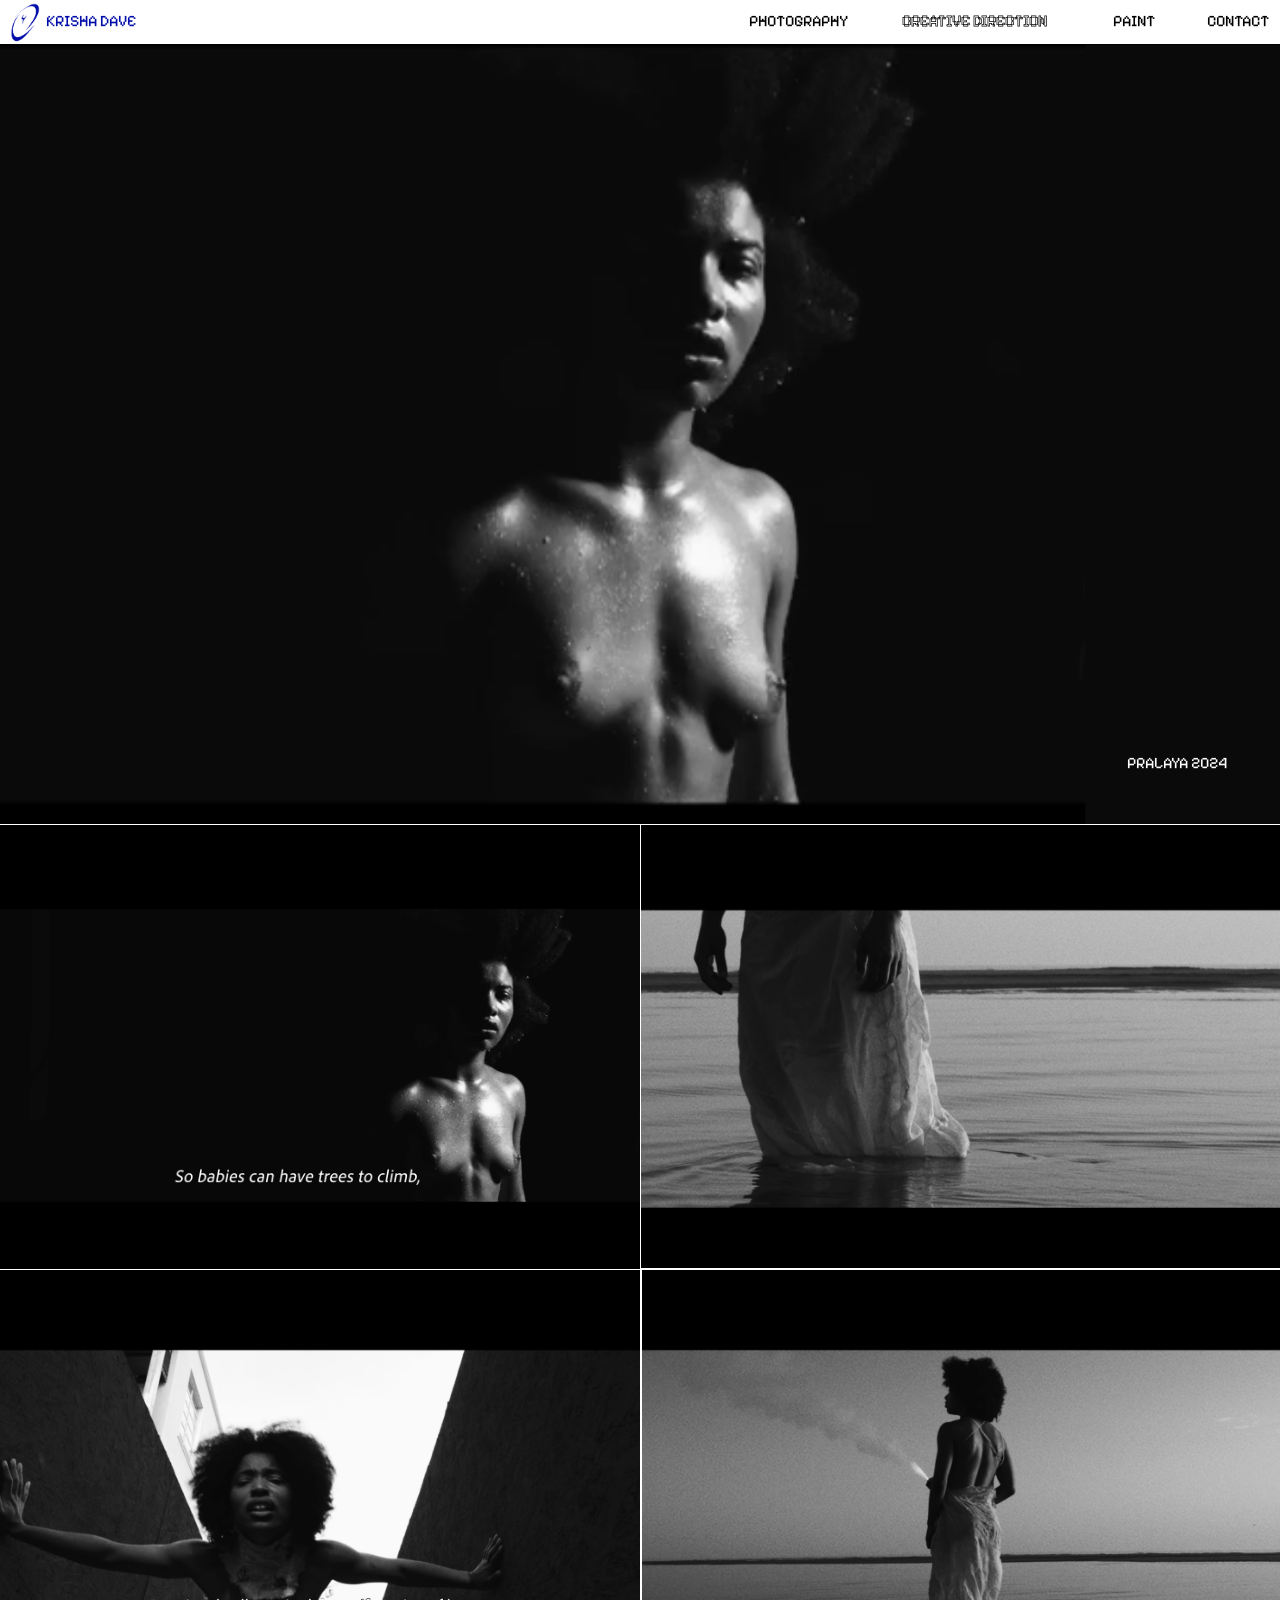
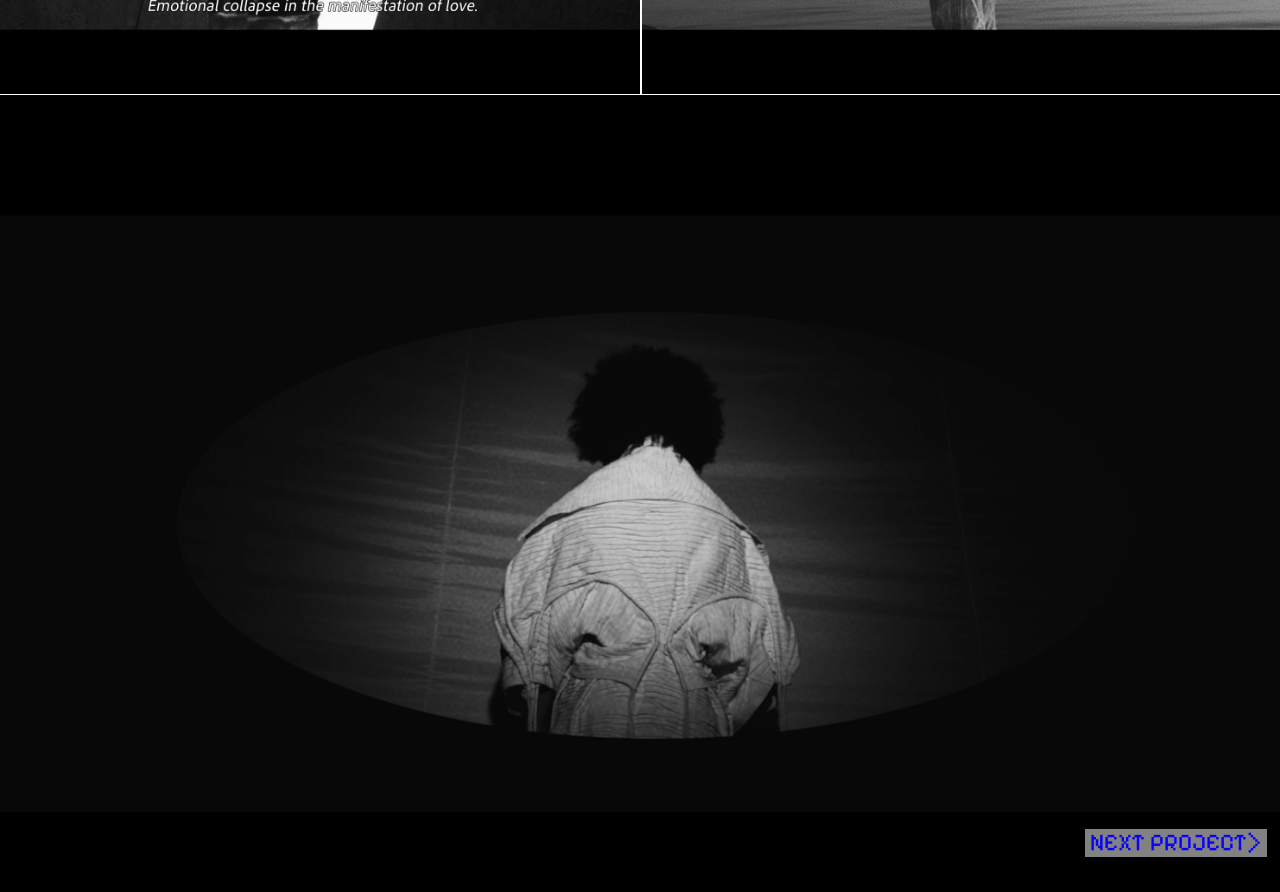
<file: pralaya-2024.html>
<!DOCTYPE html>
<html lang="en">
<head>
  <meta charset="UTF-8">
  <meta name="viewport" content="width=device-width, initial-scale=1.0">
  <script src="fx/prepaint.js"></script>
  <title>Krisha Dave - PRALAYA 2024</title>
  <link rel="preconnect" href="https://fonts.googleapis.com">
  <link rel="preconnect" href="https://fonts.gstatic.com" crossorigin>
  <link href="https://fonts.googleapis.com/css2?family=Pixelify+Sans&display=swap" rel="stylesheet">
  <script src="cursor-boot.js?v=2"></script>
  <link rel="stylesheet" href="cursor.css?v=3">
  <link rel="stylesheet" href="scroll-reveal.css?v=2">
  <script src="page-sounds.js?v=2"></script>
  <script src="scroll-reveal.js?v=4" defer></script>
  <link rel="stylesheet" href="portfolio-pages.css?v=10">
  <!-- fx layer (see fx/README.md) -->
  <link rel="stylesheet" href="fx/fx.css">
  <link rel="stylesheet" href="fx/transitions.css?v=3">
  <link rel="stylesheet" href="fx/ring.css">
  <link rel="stylesheet" href="fx/m-shell.css">
  <link rel="stylesheet" href="fx/m-gallery.css">
  <script type="importmap">
    { "imports": {
      "three": "./vendor/three/build/three.module.min.js",
      "three/addons/": "./vendor/three/examples/jsm/"
    } }
  </script>
  <script type="module" src="fx/boot.js?v=4"></script>
</head>
<body>
  <div class="page pralaya-page">
    <nav class="nav" aria-label="Primary">
      <img class="nav__logo" src="img-webp/logo.webp" alt="">
      <a class="nav__home" href="index.html">KRISHA DAVE</a>
      <a class="nav__photography" href="photography.html">PHOTOGRAPHY</a>
      <a class="nav__creative active" href="creative-direction.html">CREATIVE DIRECTION</a>
      <a class="nav__paint" href="paint.html">PAINT</a>
      <a class="nav__contact" href="contact.html">CONTACT</a>
      <div class="nav__divider"></div>
      <details class="mobile-menu">
        <summary><span class="mobile-menu__label-open">MENU</span><span class="mobile-menu__label-close">CLOSE</span></summary>
        <div class="mobile-menu__panel">
          <div class="mobile-menu__section mobile-menu__section--primary">
            <a href="index.html">HOME</a>
            <a href="photography.html">PHOTOGRAPHY</a>
            <a href="creative-direction.html">CREATIVE DIRECTION</a>
            <a href="paint.html">PAINT</a>
            <a href="contact.html">CONTACT</a>
          </div>
        </div>
      </details>
    </nav>

    <div class="figure pralaya-hero"><img src="img-webp/pralaya-hero.webp" alt=""></div>
    <div class="figure fill pralaya-01"><img src="img-webp/pralaya-01.webp" alt=""></div>
    <div class="figure fill pralaya-02"><img src="img-webp/pralaya-02.webp" alt=""></div>
    <div class="figure pralaya-03"><img src="img-webp/pralaya-03.webp" alt=""></div>
    <div class="figure fill pralaya-04"><img src="img-webp/pralaya-04.webp" alt=""></div>
    <div class="figure pralaya-05"><img src="img-webp/pralaya-05.webp" alt=""></div>

    <p class="text pralaya-title">PRALAYA 2024</p>
    <a class="text next-link pralaya-next" href="wardi-2025.html">NEXT PROJECT&gt;</a>
  </div>
  <script src="mobile-menu.js?v=2"></script>
  <script src="cursor.js"></script>
</body>
</html>
</file>
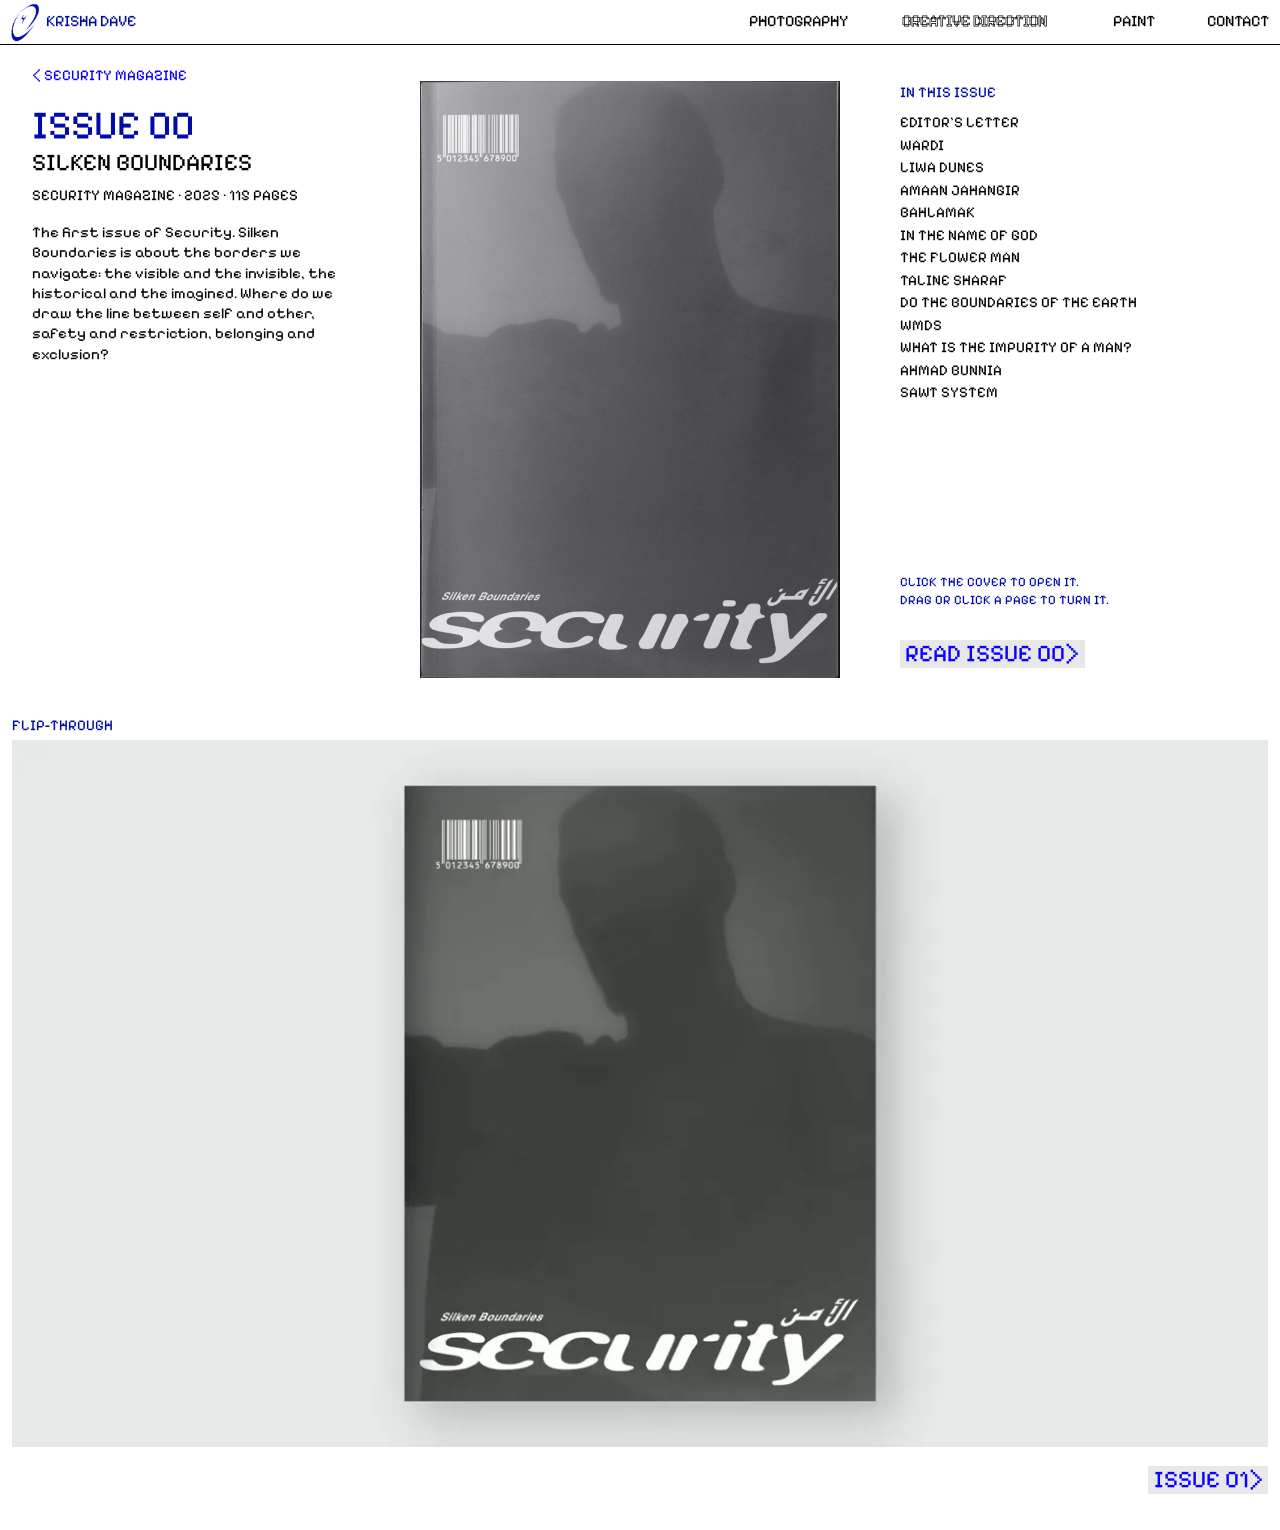
<file: security-issue-00.html>
<!DOCTYPE html>
<html lang="en">
<head>
  <meta charset="UTF-8">
  <meta name="viewport" content="width=device-width, initial-scale=1.0">
  <script src="fx/prepaint.js"></script>
  <title>Krisha Dave - SECURITY ISSUE 00, SILKEN BOUNDARIES</title>
  <link rel="preconnect" href="https://fonts.googleapis.com">
  <link rel="preconnect" href="https://fonts.gstatic.com" crossorigin>
  <link href="https://fonts.googleapis.com/css2?family=Pixelify+Sans&display=swap" rel="stylesheet">
  <script src="cursor-boot.js?v=2"></script>
  <link rel="stylesheet" href="cursor.css?v=3">
  <link rel="stylesheet" href="scroll-reveal.css?v=2">
  <script src="page-sounds.js?v=2"></script>
  <script src="scroll-reveal.js?v=4" defer></script>
  <link rel="stylesheet" href="portfolio-pages.css?v=10">
  <!-- fx layer (see fx/README.md) -->
  <link rel="stylesheet" href="fx/fx.css">
  <link rel="stylesheet" href="fx/transitions.css?v=3">
  <link rel="stylesheet" href="fx/ring.css">
  <link rel="stylesheet" href="fx/m-shell.css">
  <link rel="stylesheet" href="fx/security.css">
  <link rel="stylesheet" href="fx/m-security.css">
  <script type="importmap">
    { "imports": {
      "three": "./vendor/three/build/three.module.min.js",
      "three/addons/": "./vendor/three/examples/jsm/"
    } }
  </script>
  <script type="module" src="fx/boot.js?v=4"></script>
</head>
<body>
  <div class="page security-page security-issue-page">
    <nav class="nav" aria-label="Primary">
      <img class="nav__logo" src="img-webp/logo.webp" alt="">
      <a class="nav__home" href="index.html">KRISHA DAVE</a>
      <a class="nav__photography" href="photography.html">PHOTOGRAPHY</a>
      <a class="nav__creative active" href="creative-direction.html">CREATIVE DIRECTION</a>
      <a class="nav__paint" href="paint.html">PAINT</a>
      <a class="nav__contact" href="contact.html">CONTACT</a>
      <div class="nav__divider"></div>
      <details class="mobile-menu">
        <summary><span class="mobile-menu__label-open">MENU</span><span class="mobile-menu__label-close">CLOSE</span></summary>
        <div class="mobile-menu__panel">
          <div class="mobile-menu__section mobile-menu__section--primary">
            <a href="index.html">HOME</a>
            <a href="photography.html">PHOTOGRAPHY</a>
            <a href="creative-direction.html">CREATIVE DIRECTION</a>
            <a href="paint.html">PAINT</a>
            <a href="contact.html">CONTACT</a>
          </div>
        </div>
      </details>
    </nav>

    <a class="text sec-back" href="security-magazine-2025.html">&lt; SECURITY MAGAZINE</a>

    <!-- ISSUE 00: the readable 3D magazine (cover / READ open fx/flipbook.js, fx/m-flipbook.js) + the flip-through film -->
    <section class="sec-issue sec-issue--00" aria-labelledby="sec-issue-title">
      <h1 class="text sec-issue__title" id="sec-issue-title"><span class="sec-issue__no">ISSUE 00</span><span class="sec-issue__name">SILKEN BOUNDARIES</span><span class="sec-issue__meta">SECURITY MAGAZINE &middot; 2025 &middot; 115 PAGES</span></h1>
      <p class="text sec-issue__copy">The first issue of Security. Silken Boundaries is about the borders we navigate: the visible and the invisible, the historical and the imagined. Where do we draw the line between self and other, safety and restriction, belonging and exclusion?</p>
      <div class="figure fill sec-issue__cover"><img src="img-webp/security-00-cover.webp" alt="Security Issue 00 cover"></div>
      <div class="text sec-issue__contents">
        <p class="sec-issue__head">IN THIS ISSUE</p>
        <ul>
          <li>EDITOR&rsquo;S LETTER</li>
          <li>WARDI</li>
          <li>LIWA DUNES</li>
          <li>AMAAN JAHANGIR</li>
          <li>BAHLAMAK</li>
          <li>IN THE NAME OF GOD</li>
          <li>THE FLOWER MAN</li>
          <li>TALINE SHARAF</li>
          <li>DO THE BOUNDARIES OF THE EARTH</li>
          <li>WMDS</li>
          <li>WHAT IS THE IMPURITY OF A MAN?</li>
          <li>AHMAD BUNNIA</li>
          <li>SAWT SYSTEM</li>
        </ul>
      </div>
      <p class="text sec-issue__hint" hidden><span class="sec-hint-desk">CLICK THE COVER TO OPEN IT.<br>DRAG OR CLICK A PAGE TO TURN IT.</span><span class="sec-hint-phone">TAP THE COVER TO OPEN IT.<br>SWIPE TO TURN THE PAGES.</span></p>
      <button type="button" class="text next-link sec-issue__read" data-sec-read hidden>READ ISSUE 00&gt;</button>
      <p class="text sec-issue__filmhead">FLIP-THROUGH</p>
      <div class="figure sec-issue__film">
        <video autoplay muted loop playsinline preload="metadata" poster="img-webp/security-issue-00-poster.webp" aria-label="Security Issue 00, flip-through film">
          <source src="video/security-issue-00.mp4" type="video/mp4">
        </video>
      </div>
    </section>

    <a class="text next-link security-next" href="security-issue-01.html">ISSUE 01&gt;</a>
  </div>
  <script src="mobile-menu.js?v=2"></script>
  <script src="cursor.js"></script>
</body>
</html>
</file>
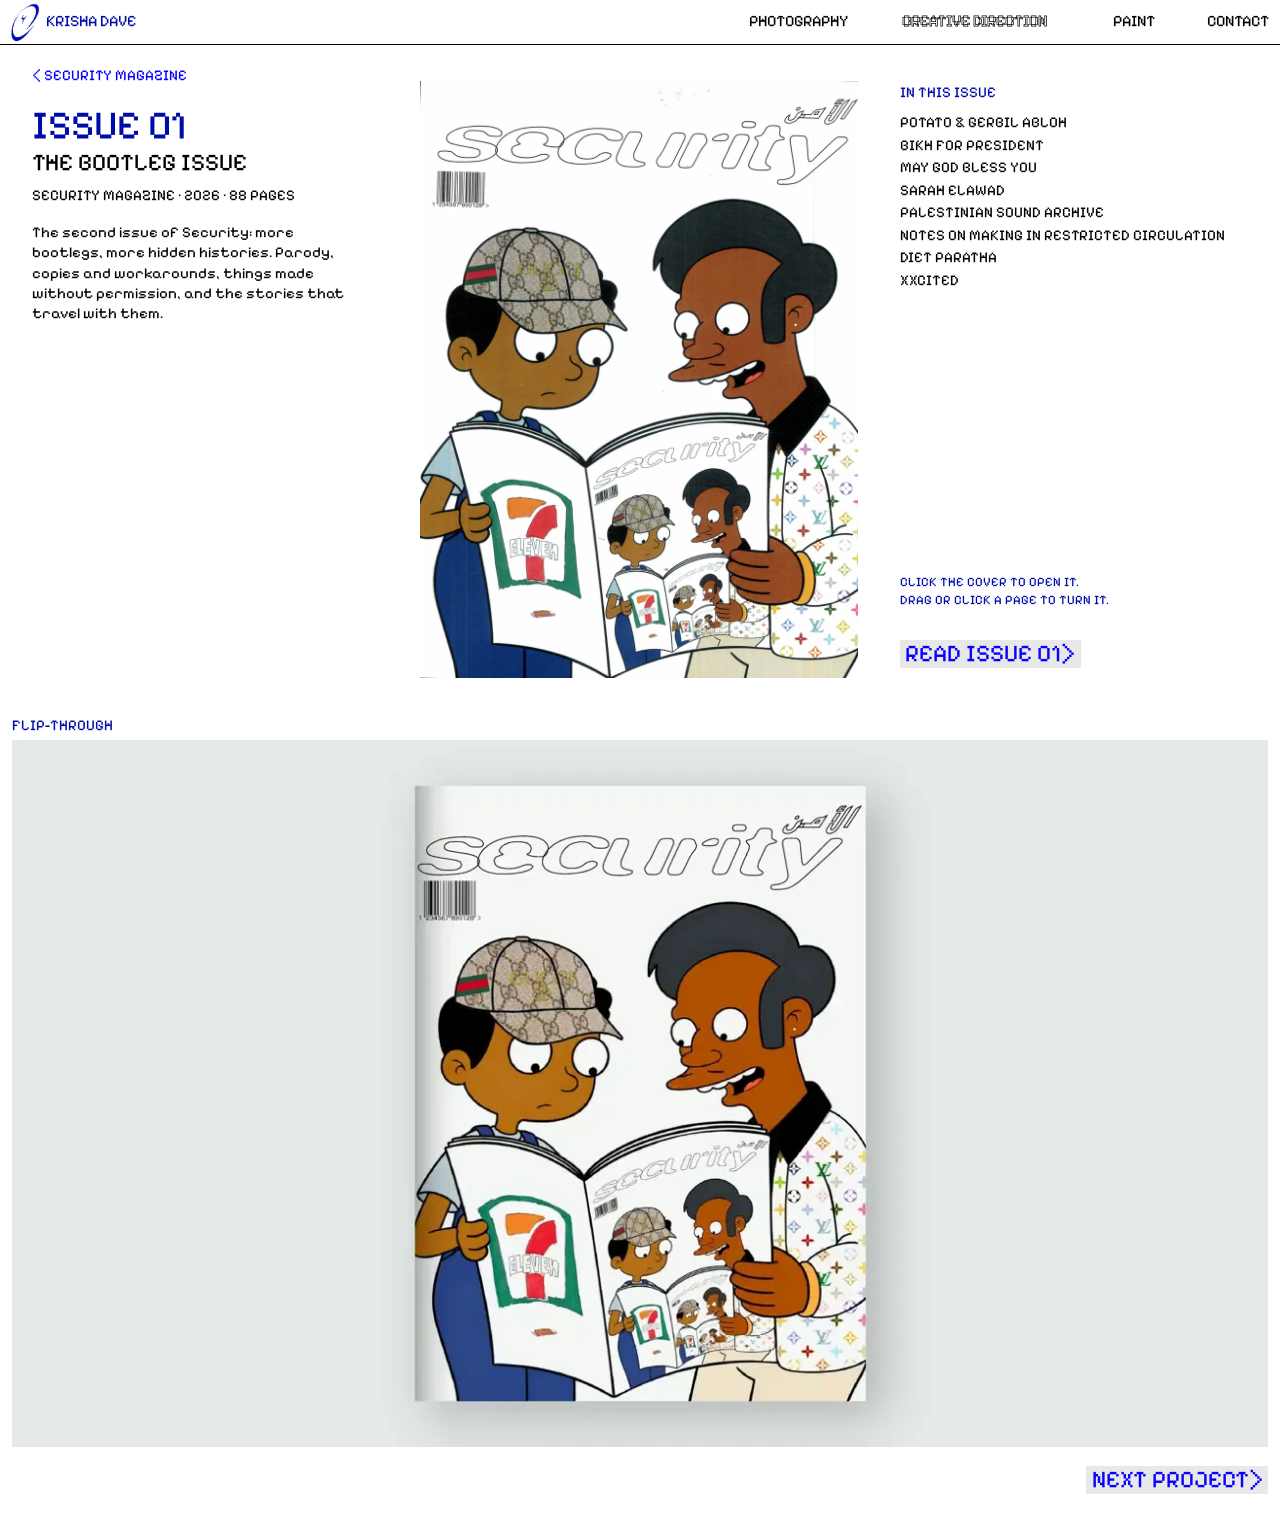
<file: security-issue-01.html>
<!DOCTYPE html>
<html lang="en">
<head>
  <meta charset="UTF-8">
  <meta name="viewport" content="width=device-width, initial-scale=1.0">
  <script src="fx/prepaint.js"></script>
  <title>Krisha Dave - SECURITY ISSUE 01, THE BOOTLEG ISSUE</title>
  <link rel="preconnect" href="https://fonts.googleapis.com">
  <link rel="preconnect" href="https://fonts.gstatic.com" crossorigin>
  <link href="https://fonts.googleapis.com/css2?family=Pixelify+Sans&display=swap" rel="stylesheet">
  <script src="cursor-boot.js?v=2"></script>
  <link rel="stylesheet" href="cursor.css?v=3">
  <link rel="stylesheet" href="scroll-reveal.css?v=2">
  <script src="page-sounds.js?v=2"></script>
  <script src="scroll-reveal.js?v=4" defer></script>
  <link rel="stylesheet" href="portfolio-pages.css?v=10">
  <!-- fx layer (see fx/README.md) -->
  <link rel="stylesheet" href="fx/fx.css">
  <link rel="stylesheet" href="fx/transitions.css?v=3">
  <link rel="stylesheet" href="fx/ring.css">
  <link rel="stylesheet" href="fx/m-shell.css">
  <link rel="stylesheet" href="fx/security.css">
  <link rel="stylesheet" href="fx/m-security.css">
  <script type="importmap">
    { "imports": {
      "three": "./vendor/three/build/three.module.min.js",
      "three/addons/": "./vendor/three/examples/jsm/"
    } }
  </script>
  <script type="module" src="fx/boot.js?v=4"></script>
</head>
<body>
  <div class="page security-page security-issue-page">
    <nav class="nav" aria-label="Primary">
      <img class="nav__logo" src="img-webp/logo.webp" alt="">
      <a class="nav__home" href="index.html">KRISHA DAVE</a>
      <a class="nav__photography" href="photography.html">PHOTOGRAPHY</a>
      <a class="nav__creative active" href="creative-direction.html">CREATIVE DIRECTION</a>
      <a class="nav__paint" href="paint.html">PAINT</a>
      <a class="nav__contact" href="contact.html">CONTACT</a>
      <div class="nav__divider"></div>
      <details class="mobile-menu">
        <summary><span class="mobile-menu__label-open">MENU</span><span class="mobile-menu__label-close">CLOSE</span></summary>
        <div class="mobile-menu__panel">
          <div class="mobile-menu__section mobile-menu__section--primary">
            <a href="index.html">HOME</a>
            <a href="photography.html">PHOTOGRAPHY</a>
            <a href="creative-direction.html">CREATIVE DIRECTION</a>
            <a href="paint.html">PAINT</a>
            <a href="contact.html">CONTACT</a>
          </div>
        </div>
      </details>
    </nav>

    <a class="text sec-back" href="security-magazine-2025.html">&lt; SECURITY MAGAZINE</a>

    <!-- ISSUE 01: the readable 3D magazine (cover / READ open fx/flipbook.js, fx/m-flipbook.js) + the flip-through film -->
    <section class="sec-issue sec-issue--01" aria-labelledby="sec-issue-title">
      <h1 class="text sec-issue__title" id="sec-issue-title"><span class="sec-issue__no">ISSUE 01</span><span class="sec-issue__name">THE BOOTLEG ISSUE</span><span class="sec-issue__meta">SECURITY MAGAZINE &middot; 2026 &middot; 88 PAGES</span></h1>
      <p class="text sec-issue__copy">The second issue of Security: more bootlegs, more hidden histories. Parody, copies and workarounds, things made without permission, and the stories that travel with them.</p>
      <div class="figure fill sec-issue__cover"><img src="img-webp/security-01-cover.webp" alt="Security Issue 01 cover"></div>
      <div class="text sec-issue__contents">
        <p class="sec-issue__head">IN THIS ISSUE</p>
        <ul>
          <li>POTATO &amp; GERBIL ABLOH</li>
          <li>BIKH FOR PRESIDENT</li>
          <li>MAY GOD BLESS YOU</li>
          <li>SARAH ELAWAD</li>
          <li>PALESTINIAN SOUND ARCHIVE</li>
          <li>NOTES ON MAKING IN RESTRICTED CIRCULATION</li>
          <li>DIET PARATHA</li>
          <li>XXCITED</li>
        </ul>
      </div>
      <p class="text sec-issue__hint" hidden><span class="sec-hint-desk">CLICK THE COVER TO OPEN IT.<br>DRAG OR CLICK A PAGE TO TURN IT.</span><span class="sec-hint-phone">TAP THE COVER TO OPEN IT.<br>SWIPE TO TURN THE PAGES.</span></p>
      <button type="button" class="text next-link sec-issue__read" data-sec-read hidden>READ ISSUE 01&gt;</button>
      <p class="text sec-issue__filmhead">FLIP-THROUGH</p>
      <div class="figure sec-issue__film">
        <video autoplay muted loop playsinline preload="metadata" poster="img-webp/security-issue-01-poster.webp" aria-label="Security Issue 01, flip-through film">
          <source src="video/security-issue-01.mp4" type="video/mp4">
        </video>
      </div>
    </section>

    <a class="text next-link security-next" href="when-will-you-free-me-2026.html">NEXT PROJECT&gt;</a>
  </div>
  <script src="mobile-menu.js?v=2"></script>
  <script src="cursor.js"></script>
</body>
</html>
</file>
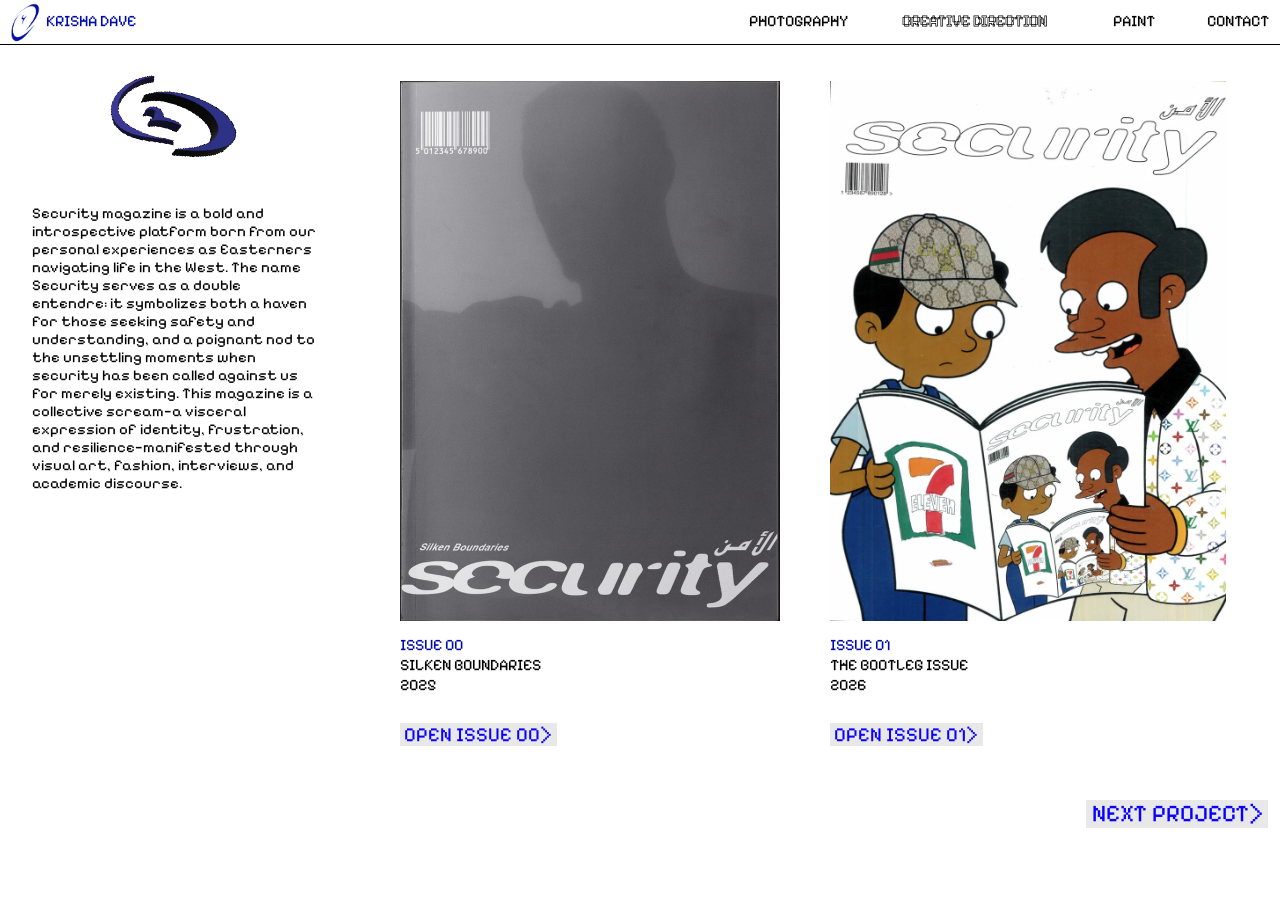
<file: security-magazine-2025.html>
<!DOCTYPE html>
<html lang="en">
<head>
  <meta charset="UTF-8">
  <meta name="viewport" content="width=device-width, initial-scale=1.0">
  <script src="fx/prepaint.js"></script>
  <title>Krisha Dave - SECURITY MAGAZINE</title>
  <link rel="preconnect" href="https://fonts.googleapis.com">
  <link rel="preconnect" href="https://fonts.gstatic.com" crossorigin>
  <link href="https://fonts.googleapis.com/css2?family=Pixelify+Sans&display=swap" rel="stylesheet">
  <script src="cursor-boot.js?v=2"></script>
  <link rel="stylesheet" href="cursor.css?v=3">
  <link rel="stylesheet" href="scroll-reveal.css?v=2">
  <script src="page-sounds.js?v=2"></script>
  <script src="scroll-reveal.js?v=4" defer></script>
  <link rel="stylesheet" href="portfolio-pages.css?v=10">
  <!-- fx layer (see fx/README.md) -->
  <link rel="stylesheet" href="fx/fx.css">
  <link rel="stylesheet" href="fx/transitions.css?v=3">
  <link rel="stylesheet" href="fx/ring.css">
  <link rel="stylesheet" href="fx/m-shell.css">
  <link rel="stylesheet" href="fx/security.css">
  <link rel="stylesheet" href="fx/m-security.css">
  <script type="importmap">
    { "imports": {
      "three": "./vendor/three/build/three.module.min.js",
      "three/addons/": "./vendor/three/examples/jsm/"
    } }
  </script>
  <script type="module" src="fx/boot.js?v=4"></script>
</head>
<body>
  <div class="page security-page security-hub">
    <nav class="nav" aria-label="Primary">
      <img class="nav__logo" src="img-webp/logo.webp" alt="">
      <a class="nav__home" href="index.html">KRISHA DAVE</a>
      <a class="nav__photography" href="photography.html">PHOTOGRAPHY</a>
      <a class="nav__creative active" href="creative-direction.html">CREATIVE DIRECTION</a>
      <a class="nav__paint" href="paint.html">PAINT</a>
      <a class="nav__contact" href="contact.html">CONTACT</a>
      <div class="nav__divider"></div>
      <details class="mobile-menu">
        <summary><span class="mobile-menu__label-open">MENU</span><span class="mobile-menu__label-close">CLOSE</span></summary>
        <div class="mobile-menu__panel">
          <div class="mobile-menu__section mobile-menu__section--primary">
            <a href="index.html">HOME</a>
            <a href="photography.html">PHOTOGRAPHY</a>
            <a href="creative-direction.html">CREATIVE DIRECTION</a>
            <a href="paint.html">PAINT</a>
            <a href="contact.html">CONTACT</a>
          </div>
        </div>
      </details>
    </nav>

    <div class="security-logo" data-fx-ring="emblem"><img src="img-webp/security-04.webp" alt=""></div>
    <p class="text security-copy">Security magazine is a bold and introspective platform born from our personal experiences as Easterners navigating life in the West. The name Security serves as a double entendre: it symbolizes both a haven for those seeking safety and understanding, and a poignant nod to the unsettling moments when security has been called against us for merely existing. This magazine is a collective scream&mdash;a visceral expression of identity, frustration, and resilience&mdash;manifested through visual art, fashion, interviews, and academic discourse.</p>

    <!-- Two issues; each opens its own page (security-issue-00.html, security-issue-01.html) -->
    <div class="sec-hub">
      <div class="sec-hub__issue sec-hub__issue--00">
        <a class="figure fill sec-hub__cover" data-transition="grow" data-cursor="view" href="security-issue-00.html"><img src="img-webp/security-00-cover.webp" alt="Security Issue 00, Silken Boundaries, cover"></a>
        <p class="text sec-hub__label"><span class="sec-hub__no">ISSUE 00</span><br>SILKEN BOUNDARIES<br>2025</p>
        <a class="text next-link sec-hub__open" data-transition="grow" href="security-issue-00.html">OPEN ISSUE 00&gt;</a>
      </div>
      <div class="sec-hub__issue sec-hub__issue--01">
        <a class="figure fill sec-hub__cover" data-transition="grow" data-cursor="view" href="security-issue-01.html"><img src="img-webp/security-01-cover.webp" alt="Security Issue 01, The Bootleg Issue, cover"></a>
        <p class="text sec-hub__label"><span class="sec-hub__no">ISSUE 01</span><br>THE BOOTLEG ISSUE<br>2026</p>
        <a class="text next-link sec-hub__open" data-transition="grow" href="security-issue-01.html">OPEN ISSUE 01&gt;</a>
      </div>
    </div>
    <a class="text next-link security-next" href="when-will-you-free-me-2026.html">NEXT PROJECT&gt;</a>
  </div>
  <script src="mobile-menu.js?v=2"></script>
  <script src="cursor.js"></script>
</body>
</html>
</file>
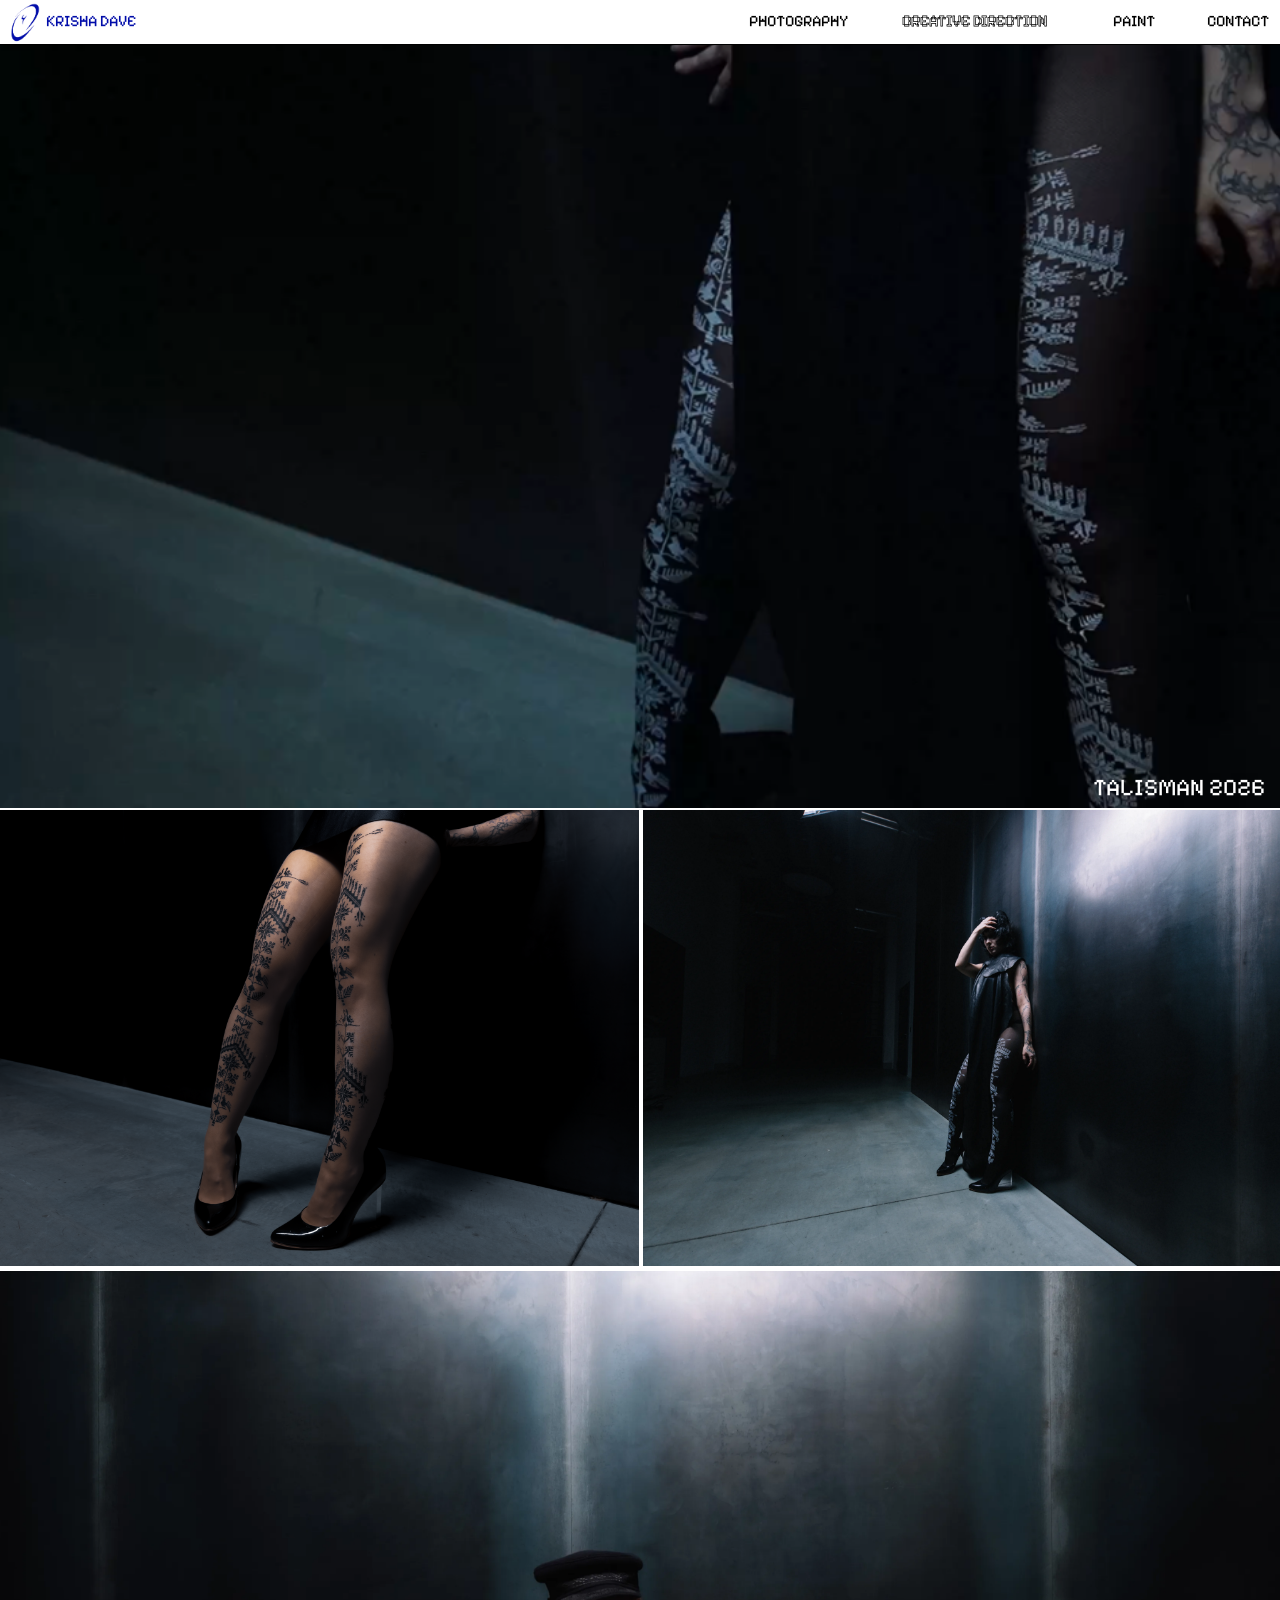
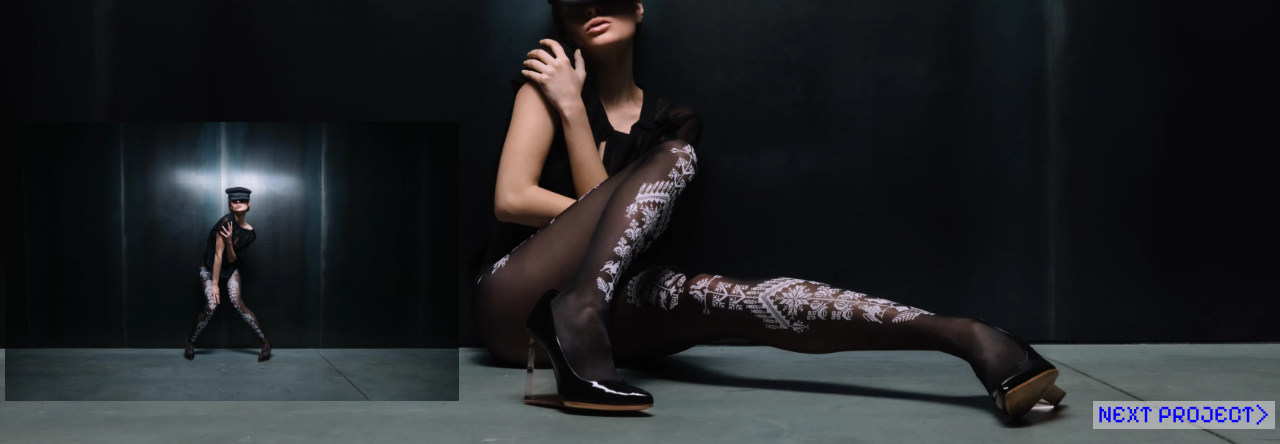
<file: talisman-2026.html>
<!DOCTYPE html>
<html lang="en">
<head>
  <meta charset="UTF-8">
  <meta name="viewport" content="width=device-width, initial-scale=1.0">
  <script src="fx/prepaint.js"></script>
  <title>Krisha Dave - TALISMAN 2026</title>
  <link rel="preconnect" href="https://fonts.googleapis.com">
  <link rel="preconnect" href="https://fonts.gstatic.com" crossorigin>
  <link href="https://fonts.googleapis.com/css2?family=Pixelify+Sans&display=swap" rel="stylesheet">
  <script src="cursor-boot.js?v=2"></script>
  <link rel="stylesheet" href="cursor.css?v=3">
  <link rel="stylesheet" href="scroll-reveal.css?v=2">
  <script src="page-sounds.js?v=2"></script>
  <script src="scroll-reveal.js?v=4" defer></script>
  <link rel="stylesheet" href="portfolio-pages.css?v=10">
  <!-- fx layer (see fx/README.md) -->
  <link rel="stylesheet" href="fx/fx.css">
  <link rel="stylesheet" href="fx/transitions.css?v=3">
  <link rel="stylesheet" href="fx/ring.css">
  <link rel="stylesheet" href="fx/m-shell.css">
  <link rel="stylesheet" href="fx/m-gallery.css">
  <script type="importmap">
    { "imports": {
      "three": "./vendor/three/build/three.module.min.js",
      "three/addons/": "./vendor/three/examples/jsm/"
    } }
  </script>
  <script type="module" src="fx/boot.js?v=4"></script>
</head>
<body>
  <div class="page talisman-page">
    <nav class="nav" aria-label="Primary">
      <img class="nav__logo" src="img-webp/logo.webp" alt="">
      <a class="nav__home" href="index.html">KRISHA DAVE</a>
      <a class="nav__photography" href="photography.html">PHOTOGRAPHY</a>
      <a class="nav__creative active" href="creative-direction.html">CREATIVE DIRECTION</a>
      <a class="nav__paint" href="paint.html">PAINT</a>
      <a class="nav__contact" href="contact.html">CONTACT</a>
      <div class="nav__divider"></div>
      <details class="mobile-menu">
        <summary><span class="mobile-menu__label-open">MENU</span><span class="mobile-menu__label-close">CLOSE</span></summary>
        <div class="mobile-menu__panel">
          <div class="mobile-menu__section mobile-menu__section--primary">
            <a href="index.html">HOME</a>
            <a href="photography.html">PHOTOGRAPHY</a>
            <a href="creative-direction.html">CREATIVE DIRECTION</a>
            <a href="paint.html">PAINT</a>
            <a href="contact.html">CONTACT</a>
          </div>
        </div>
      </details>
    </nav>

    <div class="figure fill talisman-hero"><img src="img-webp/talisman-hero.webp" alt=""></div>
    <div class="figure fill talisman-01"><img src="img-webp/talisman-01.webp" alt=""></div>
    <div class="figure fill talisman-02"><img src="img-webp/talisman-02.webp" alt=""></div>
    <div class="figure talisman-03"><img src="img-webp/talisman-03.webp" alt=""></div>
    <div class="figure fill talisman-04"><img src="img-webp/talisman-04.webp" alt=""></div>
    <p class="text talisman-title">TALISMAN 2026</p>
    <a class="text next-link talisman-next" href="security-magazine-2025.html">NEXT PROJECT&gt;</a>
  </div>
  <script src="mobile-menu.js?v=2"></script>
  <script src="cursor.js"></script>
</body>
</html>
</file>
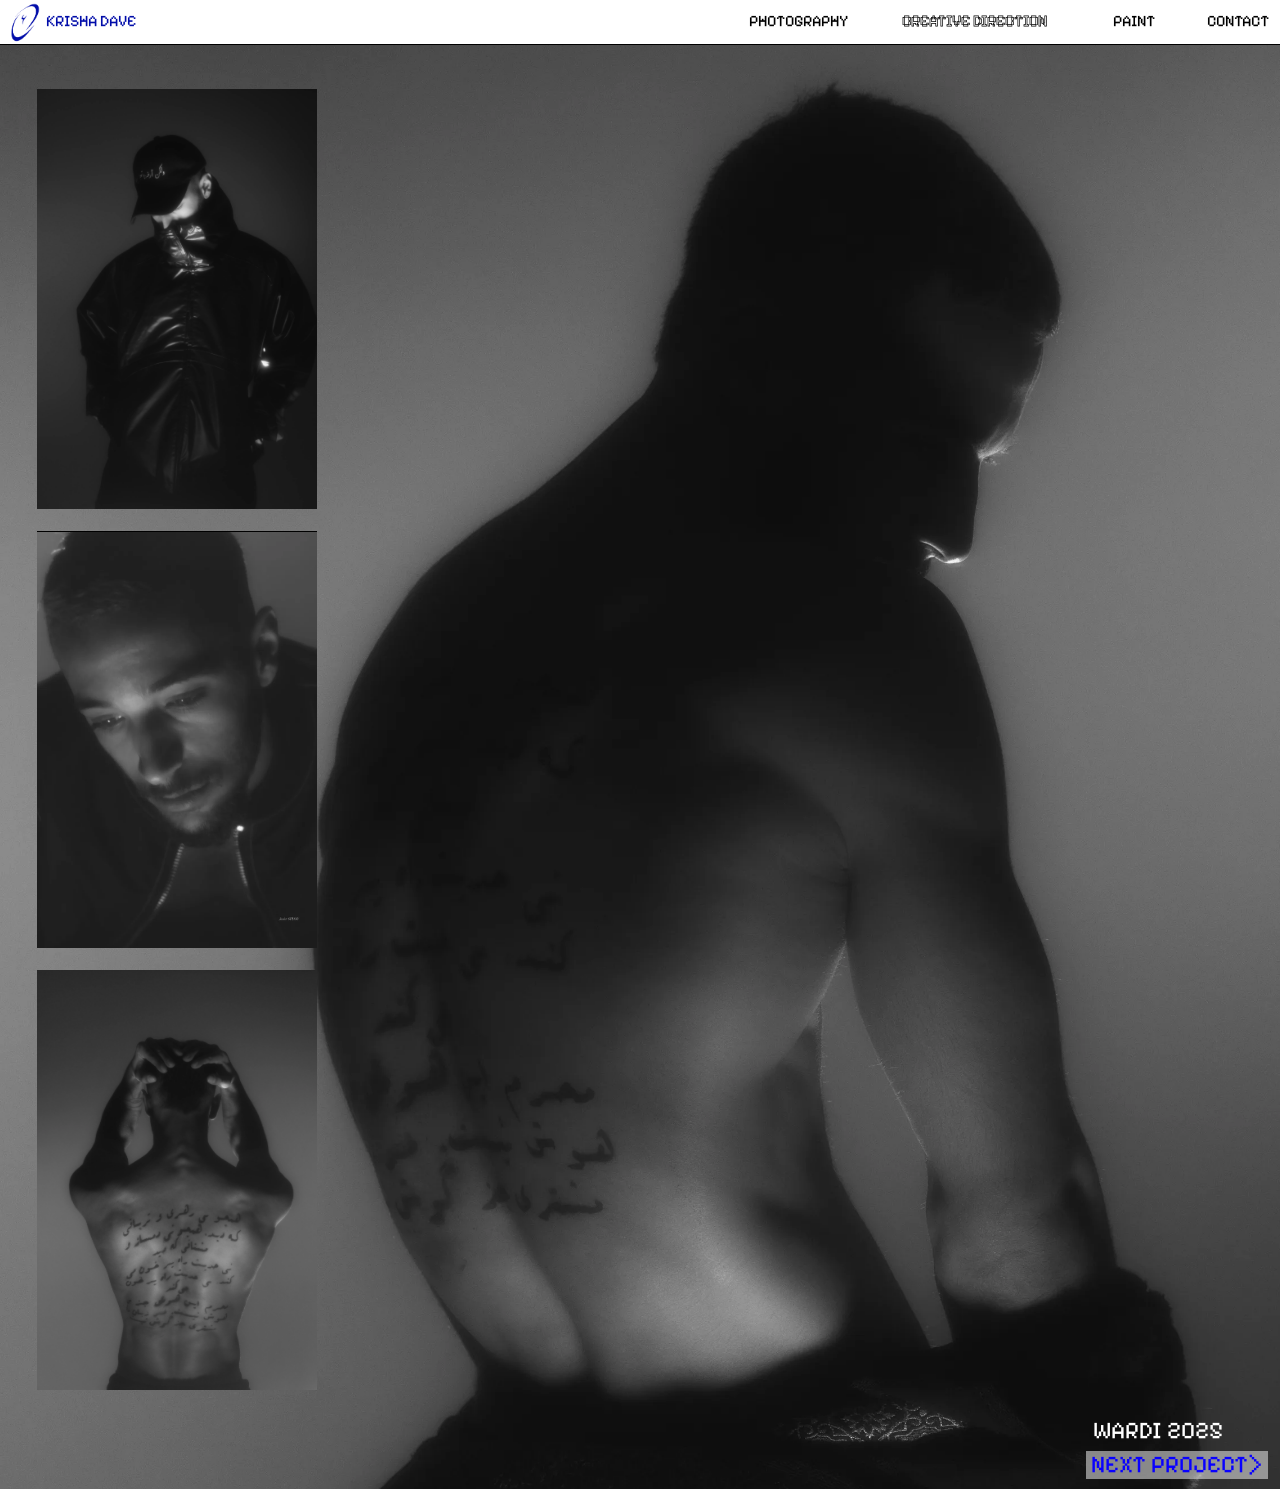
<file: wardi-2025.html>
<!DOCTYPE html>
<html lang="en">
<head>
  <meta charset="UTF-8">
  <meta name="viewport" content="width=device-width, initial-scale=1.0">
  <script src="fx/prepaint.js"></script>
  <title>Krisha Dave - WARDI 2025</title>
  <link rel="preconnect" href="https://fonts.googleapis.com">
  <link rel="preconnect" href="https://fonts.gstatic.com" crossorigin>
  <link href="https://fonts.googleapis.com/css2?family=Pixelify+Sans&display=swap" rel="stylesheet">
  <script src="cursor-boot.js?v=2"></script>
  <link rel="stylesheet" href="cursor.css?v=3">
  <link rel="stylesheet" href="scroll-reveal.css?v=2">
  <script src="page-sounds.js?v=2"></script>
  <script src="scroll-reveal.js?v=4" defer></script>
  <link rel="stylesheet" href="portfolio-pages.css?v=10">
  <!-- fx layer (see fx/README.md) -->
  <link rel="stylesheet" href="fx/fx.css">
  <link rel="stylesheet" href="fx/transitions.css?v=3">
  <link rel="stylesheet" href="fx/ring.css">
  <link rel="stylesheet" href="fx/m-shell.css">
  <link rel="stylesheet" href="fx/m-gallery.css">
  <script type="importmap">
    { "imports": {
      "three": "./vendor/three/build/three.module.min.js",
      "three/addons/": "./vendor/three/examples/jsm/"
    } }
  </script>
  <script type="module" src="fx/boot.js?v=4"></script>
</head>
<body>
  <div class="page wardi-page">
    <nav class="nav" aria-label="Primary">
      <img class="nav__logo" src="img-webp/logo.webp" alt="">
      <a class="nav__home" href="index.html">KRISHA DAVE</a>
      <a class="nav__photography" href="photography.html">PHOTOGRAPHY</a>
      <a class="nav__creative active" href="creative-direction.html">CREATIVE DIRECTION</a>
      <a class="nav__paint" href="paint.html">PAINT</a>
      <a class="nav__contact" href="contact.html">CONTACT</a>
      <div class="nav__divider"></div>
      <details class="mobile-menu">
        <summary><span class="mobile-menu__label-open">MENU</span><span class="mobile-menu__label-close">CLOSE</span></summary>
        <div class="mobile-menu__panel">
          <div class="mobile-menu__section mobile-menu__section--primary">
            <a href="index.html">HOME</a>
            <a href="photography.html">PHOTOGRAPHY</a>
            <a href="creative-direction.html">CREATIVE DIRECTION</a>
            <a href="paint.html">PAINT</a>
            <a href="contact.html">CONTACT</a>
          </div>
        </div>
      </details>
    </nav>

    <div class="figure wardi-bg"><img src="img-webp/wardi-bg.webp" alt=""></div>
    <div class="figure fill wardi-01"><img src="img-webp/wardi-01.webp" alt=""></div>
    <div class="figure fill wardi-02"><img src="img-webp/wardi-02.webp" alt=""></div>
    <div class="figure wardi-03"><img src="img-webp/wardi-03.webp" alt=""></div>
    <p class="text wardi-title">WARDI 2025</p>
    <a class="text next-link wardi-next" href="ahlan-2023.html">NEXT PROJECT&gt;</a>
  </div>
  <script src="mobile-menu.js?v=2"></script>
  <script src="cursor.js"></script>
</body>
</html>
</file>
<file: cursor.css>
/*
 * cursor.css — KRISHA cursor.
 *
 * 1. Fallback (no JS module / before the first mouse move): a CSS data-URI blue dot, 13px, 18px over
 *    interactive elements. cursor-boot.js injects the same rules inline so they apply before this file.
 * 2. Live cursor (fx/cursor-fx.js adds html.krisha-cursor-fx on the first mouse move): the native cursor
 *    is hidden and a DOM cursor (.kcur) draws the dot, its Win98-style pointer trails, the pixel arrow and
 *    the tooltip for the data-cursor states. Text fields keep the native text caret.
 */

@media (pointer: fine) {
  html.krisha-custom-cursor:not(.krisha-cursor-fx),
  html.krisha-custom-cursor:not(.krisha-cursor-fx) * {
    cursor: url("data:image/svg+xml,%3Csvg xmlns='http://www.w3.org/2000/svg' width='13' height='13' viewBox='0 0 13 13'%3E%3Ccircle cx='6.5' cy='6.5' r='6.5' fill='%23000ca9'/%3E%3C/svg%3E") 6 6, auto !important;
  }

  html.krisha-custom-cursor:not(.krisha-cursor-fx) a,
  html.krisha-custom-cursor:not(.krisha-cursor-fx) button,
  html.krisha-custom-cursor:not(.krisha-cursor-fx) input,
  html.krisha-custom-cursor:not(.krisha-cursor-fx) textarea,
  html.krisha-custom-cursor:not(.krisha-cursor-fx) select,
  html.krisha-custom-cursor:not(.krisha-cursor-fx) summary,
  html.krisha-custom-cursor:not(.krisha-cursor-fx) label,
  html.krisha-custom-cursor:not(.krisha-cursor-fx) [role="button"],
  html.krisha-custom-cursor:not(.krisha-cursor-fx) [tabindex]:not([tabindex="-1"]) {
    cursor: url("data:image/svg+xml,%3Csvg xmlns='http://www.w3.org/2000/svg' width='18' height='18' viewBox='0 0 18 18'%3E%3Ccircle cx='9' cy='9' r='9' fill='%23000ca9'/%3E%3C/svg%3E") 9 9, pointer !important;
  }

  /* ---- live follower: hide the native cursor, keep a caret in text fields ---- */
  html.krisha-cursor-fx,
  html.krisha-cursor-fx * {
    cursor: none !important;
  }

  html.krisha-cursor-fx :is(
    textarea,
    [contenteditable]:not([contenteditable="false"]),
    input:not([type="button"]):not([type="submit"]):not([type="reset"]):not([type="image"]):not([type="checkbox"]):not([type="radio"]):not([type="range"]):not([type="color"]):not([type="file"]):not([type="hidden"])
  ) {
    cursor: text !important;
  }
}

/* ---------------------------------------------------------------- live cursor */
/* Hard on/off everywhere: sizes switch, nothing eases or fades (a Windows cursor, not a follower). */
.kcur {
  --kcur-ink: var(--fx-ink, #000ca9);
  position: fixed;
  left: 0;
  top: 0;
  width: 0;
  height: 0;
  z-index: var(--fx-z-cursor, 110);
  pointer-events: none;
  opacity: 0;
}

.kcur.is-on { opacity: 1; }

.kcur__main,
.kcur__ghost {
  position: absolute;
  left: 0;
  top: 0;
  width: 0;
  height: 0;
  will-change: transform;
}

.kcur__body {
  position: absolute;
  left: 0;
  top: 0;
  width: 0;
  height: 0;
}

/* Main dot: 13px (the fallback cursor's size and hotspot), 18px over interactive elements; pressed = one size
   down. Real sizes rather than a scale, so the disc stays crisp. */
.kcur__dot {
  position: absolute;
  left: -6px;
  top: -6px;
  width: 13px;
  height: 13px;
  border-radius: 50%;
  background: var(--kcur-ink);
}

.kcur:is([data-state="link"], [data-state="view"], [data-state="play"], [data-state="close"]) .kcur__dot {
  left: -9px;
  top: -9px;
  width: 18px;
  height: 18px;
}

.kcur.is-down .kcur__dot {
  left: -4px;
  top: -4px;
  width: 9px;
  height: 9px;
}

.kcur.is-down:is([data-state="link"], [data-state="view"], [data-state="play"], [data-state="close"]) .kcur__dot {
  left: -6px;
  top: -6px;
  width: 13px;
  height: 13px;
}

.kcur:is([data-state="drag"], [data-state="text"]) .kcur__dot { visibility: hidden; }

/* Pointer trails (Windows 98): ghost k = the pointer k samples ago, one fixed step smaller and lighter each.
   The oldest is a 1px ring. fx/cursor-fx.js moves and hides them; nothing here animates. */
.kcur__ghost i {
  position: absolute;
  border-radius: 50%;
  background: var(--kcur-ink);
}

.kcur__ghost--1 i { left: -5px; top: -5px; width: 11px; height: 11px; opacity: 0.6; }
.kcur__ghost--2 i { left: -4px; top: -4px; width: 9px; height: 9px; opacity: 0.4; }
.kcur__ghost--3 i { left: -3px; top: -3px; width: 7px; height: 7px; opacity: 0.25; }
.kcur__ghost--4 i { left: -3px; top: -3px; width: 7px; height: 7px; opacity: 0.4; background: none; box-shadow: inset 0 0 0 1px var(--kcur-ink); }

/* Over drag the trail is made of 16px mini arrows (derived from frame 0 by cursor-fx.js), tip on the sample. */
.kcur[data-state="drag"] .kcur__ghost i {
  left: 0;
  top: -1px;
  width: 16px;
  height: 16px;
  border-radius: 0;
  background: var(--kcur-mini, url("cursorImages/krisha/frame-00.png")) 0 0 / 16px 16px no-repeat;
  box-shadow: none;
  image-rendering: pixelated;
}

.kcur[data-state="drag"] .kcur__ghost--4 i { opacity: 0.15; }

.kcur[data-state="text"] .kcur__ghost i,
.kcur.is-still .kcur__ghost {
  visibility: hidden;
}

/* Drag: the 32x32 six-frame pixel arrow, tip (1,2) on the hotspot, played as a step animation; it holds its
   frame while the button is down. */
.kcur__arrow {
  position: absolute;
  left: -1px;
  top: -2px;
  width: 32px;
  height: 32px;
  overflow: hidden;
  visibility: hidden;
}

.kcur__arrow i {
  display: block;
  width: 192px;
  height: 32px;
  background-image: var(--kcur-arrow, url("cursorImages/krisha/frame-00.png"));
  background-repeat: no-repeat;
  background-size: 192px 32px;
  image-rendering: pixelated;
}

.kcur.is-sprite-fallback .kcur__arrow i {
  width: 32px;
  background-size: 32px 32px;
}

.kcur[data-state="drag"] .kcur__arrow { visibility: visible; }

.kcur[data-state="drag"]:not(.is-still):not(.is-sprite-fallback) .kcur__arrow i {
  animation: kcur-arrow 0.6s steps(6) infinite;
}

.kcur.is-down .kcur__arrow i { animation-play-state: paused; }

@keyframes kcur-arrow {
  from { transform: translateX(0); }
  to { transform: translateX(-192px); }
}

/* Tooltip (view / play / close): a tiny Windows tooltip down-right of the dot. cursor-fx.js adds .is-tip after
   a short hover delay and removes it at once: no fade, no slide. */
.kcur__tip {
  position: absolute;
  left: 12px;
  top: 16px;
  padding: 3px 4px 2px 5px;
  border: 1px solid var(--kcur-ink);
  background: #fff;
  color: var(--kcur-ink);
  font: 400 11px/1 'Pixelify Sans', monospace;
  letter-spacing: 0.06em;
  white-space: nowrap;
  visibility: hidden;
}

.kcur.is-tip .kcur__tip { visibility: visible; }

.kcur.is-still,
.kcur.is-still * {
  animation: none !important;
}

@media print {
  .kcur { display: none !important; }
}
</file>
<file: scroll-reveal.css>
/* scroll-reveal.js: the collage loads "interlaced" (coarse pixel blocks refining in hard steps). No fades, no slides. */

@media (prefers-reduced-motion: no-preference) {
  /* Held back until its turn. Opacity (not visibility) so links stay focusable and the fx layers that follow a
     figure's opacity (fx/paint.js) agree with the DOM. No transition: it appears in one step, already pixelated. */
  .reveal-media:not(.is-refining):not(.is-visible) {
    opacity: 0;
  }

  /* Arriving through a page transition: hold the collage from the very first paint, before scroll-reveal.js has run
     (a grow transition has no cover). If the script never runs, this failsafe shows everything after 1.6s. */
  html.fx-tx-grow :is(.photo, .photo-frame, .figure, .security-logo, .mobile-project-card__image, .mobile-paint-gallery figure):not(.reveal-media),
  html.fx-tx-cover :is(.photo, .photo-frame, .figure, .security-logo, .mobile-project-card__image, .mobile-paint-gallery figure):not(.reveal-media) {
    opacity: 0;
    animation: reveal-failsafe 0s linear 1.6s forwards;
  }
}

@keyframes reveal-failsafe {
  to { opacity: 1; }
}

/* A refining image's pixel layer: a block-resolution canvas stretched over it (the script positions and sizes it). */
.reveal-pixels {
  display: block;
  pointer-events: none;
  image-rendering: crisp-edges;
  image-rendering: pixelated;
}

@media (prefers-reduced-motion: reduce) {
  .reveal-pixels { display: none; }
}
</file>
<file: portfolio-pages.css>
*, *::before, *::after {
  margin: 0;
  padding: 0;
  box-sizing: border-box;
}

:root {
  --u: calc(100vw / 1280);
}

html,
body {
  background: #fff;
  color: #000;
  font-family: 'Pixelify Sans', sans-serif;
  overflow-x: hidden;
  scrollbar-width: none;
}

body::-webkit-scrollbar { display: none; }

.page {
  position: relative;
  width: calc(1280 * var(--u));
  height: calc(var(--page-h) * var(--u));
  min-height: 100vh;
  margin: 0 auto;
  overflow: hidden;
  background: #fff;
}

.nav {
  position: absolute;
  inset: 0 auto auto 0;
  z-index: 20;
  width: 100%;
}

.nav__divider {
  position: absolute;
  top: calc(44 * var(--u));
  left: 0;
  right: 0;
  height: 1px;
  background: #000;
}

.nav__logo {
  position: absolute;
  top: calc(-6 * var(--u));
  left: calc(5 * var(--u));
  width: calc(38 * var(--u));
  height: calc(55 * var(--u));
  object-fit: cover;
}

.nav a,
.nav span {
  position: absolute;
  top: calc(13 * var(--u));
  font-size: calc(16 * var(--u));
  line-height: 1;
  color: #000;
  text-decoration: none;
  white-space: nowrap;
  transition: opacity 0.2s ease;
}

.nav a:hover { opacity: 0.6; }

.nav__home {
  left: calc(46 * var(--u));
  color: #000ca9 !important;
}

.nav__photography { left: calc(749 * var(--u)); }
.nav__creative { left: calc(902 * var(--u)); }
.nav__paint { left: calc(1113 * var(--u)); }
.nav__contact { left: calc(1207 * var(--u)); }

.nav .active {
  color: transparent;
  -webkit-text-stroke: calc(0.7 * var(--u)) #000;
}

.nav span.active { cursor: default; }

.figure {
  position: absolute;
  display: block;
  overflow: hidden;
  background: #000;
}

.figure > img {
  position: absolute;
  display: block;
  max-width: none;
  pointer-events: none;
}

.fill > img {
  inset: 0;
  width: 100%;
  height: 100%;
  object-fit: cover;
}

.text {
  position: absolute;
  z-index: 5;
  font-size: calc(var(--fs, 16) * var(--u));
  line-height: normal;
  color: var(--color, #000);
  text-decoration: none;
  white-space: nowrap;
}

.next-link {
  --fs: 24;
  --color: #0900ff;
  display: inline-block;
  padding: 0.08em 0.22em;
  background: rgba(217, 217, 217, 0.6);
  line-height: 1;
  transition: opacity 0.2s ease;
}

.next-link:hover { opacity: 0.7; }

/* Creative-direction tiles: subtle hover lift */
a.figure {
  transition: filter 0.3s ease, transform 0.4s ease;
  will-change: filter, transform;
}

a.figure:hover {
  filter: brightness(1.12) contrast(1.04);
}

a.figure > img {
  transition: transform 0.6s cubic-bezier(0.22, 1, 0.36, 1);
}

a.figure:hover > img {
  transform: scale(1.03) translate(-1.5%, -1.5%);
}

/* Label hover follows the figure */
a.text[class*="cd-label-"] {
  transition: color 0.2s ease, opacity 0.2s ease;
}

a.text[class*="cd-label-"]:hover {
  color: #000ca9;
  --color: #000ca9;
}

.creative-page { --page-h: 1218; }
.paint-page { --page-h: 1223; }
.pralaya-page { --page-h: 2492; }
.wardi-page { --page-h: 1489; }
.ahlan-page { --page-h: 811; }
.talisman-page { --page-h: 2044; }
.security-hub { --page-h: 860; }
.security-issue-page { --page-h: 1530; }
.wwyfm-page { --page-h: 1613; }
.contact-page { --page-h: 832; }

.cd-pralaya { left: calc(44 * var(--u)); top: calc(61 * var(--u)); width: calc(553 * var(--u)); height: calc(337 * var(--u)); }
.cd-pralaya img { left: calc(-367.64 * var(--u)); top: calc(-48.63 * var(--u)); width: calc(920.91 * var(--u)); height: calc(425.09 * var(--u)); }
.cd-free-me { left: calc(680 * var(--u)); top: calc(59 * var(--u)); width: calc(551 * var(--u)); height: calc(337 * var(--u)); }
.cd-free-me img { left: calc(-0.11 * var(--u)); top: calc(-29.99 * var(--u)); width: calc(551.28 * var(--u)); height: calc(746 * var(--u)); }
.cd-talisman { left: calc(44 * var(--u)); top: calc(454 * var(--u)); width: calc(553 * var(--u)); height: calc(328 * var(--u)); }
.cd-talisman img { left: calc(-25.99 * var(--u)); top: calc(-0.36 * var(--u)); width: calc(661.99 * var(--u)); height: calc(328.72 * var(--u)); }
.cd-ahlan { left: calc(685 * var(--u)); top: calc(449 * var(--u)); width: calc(551 * var(--u)); height: calc(330 * var(--u)); }
.cd-ahlan img { left: 0; top: calc(-0.2 * var(--u)); width: 100%; height: calc(367.39 * var(--u)); }
.cd-security { left: calc(44 * var(--u)); top: calc(846 * var(--u)); width: calc(553 * var(--u)); height: calc(328 * var(--u)); }
.cd-wardi { left: calc(681 * var(--u)); top: calc(846 * var(--u)); width: calc(551 * var(--u)); height: calc(328 * var(--u)); }
.cd-wardi img { left: calc(0.88 * var(--u)); top: calc(-204.93 * var(--u)); width: 100%; height: calc(826.4 * var(--u)); }
.cd-label-pralaya { left: calc(49 * var(--u)); top: calc(407 * var(--u)); }
.cd-label-free-me { left: calc(680 * var(--u)); top: calc(407 * var(--u)); }
.cd-label-talisman { left: calc(47 * var(--u)); top: calc(801 * var(--u)); }
.cd-label-ahlan { left: calc(686 * var(--u)); top: calc(792 * var(--u)); }
.cd-label-security { left: calc(47 * var(--u)); top: calc(1185 * var(--u)); }
.cd-label-wardi { left: calc(684 * var(--u)); top: calc(1183 * var(--u)); }
.creative-next { left: calc(1126 * var(--u)); top: calc(1185 * var(--u)); }

.pg-01 { left: calc(28 * var(--u)); top: calc(49 * var(--u)); width: calc(368 * var(--u)); height: calc(363 * var(--u)); }
.pg-02 { left: calc(402 * var(--u)); top: calc(49 * var(--u)); width: calc(369 * var(--u)); height: calc(363 * var(--u)); }
.pg-03 { left: calc(666 * var(--u)); top: calc(837 * var(--u)); width: calc(243 * var(--u)); height: calc(372 * var(--u)); }
.pg-04 { left: calc(777 * var(--u)); top: calc(49 * var(--u)); width: calc(477 * var(--u)); height: calc(359 * var(--u)); }
.pg-05 { left: calc(4 * var(--u)); top: calc(837 * var(--u)); width: calc(658 * var(--u)); height: calc(370 * var(--u)); }
.pg-06 { left: calc(28 * var(--u)); top: calc(416 * var(--u)); width: calc(395 * var(--u)); height: calc(413 * var(--u)); }
.pg-07 { left: calc(843 * var(--u)); top: calc(416 * var(--u)); width: calc(411 * var(--u)); height: calc(413 * var(--u)); }
.pg-08 { left: calc(426 * var(--u)); top: calc(416 * var(--u)); width: calc(415 * var(--u)); height: calc(412 * var(--u)); }
.pg-09 { left: calc(917 * var(--u)); top: calc(837 * var(--u)); width: calc(360 * var(--u)); height: calc(370 * var(--u)); }
.paint-next { left: calc(1115 * var(--u)); top: calc(1178 * var(--u)); }

.pralaya-hero { left: 0; top: calc(44 * var(--u)); width: calc(1280 * var(--u)); height: calc(780 * var(--u)); }
.pralaya-hero img { left: calc(-850.94 * var(--u)); top: calc(-112.55 * var(--u)); width: calc(2131.58 * var(--u)); height: calc(983.89 * var(--u)); }
.pralaya-01 { left: calc(-43 * var(--u)); top: calc(825 * var(--u)); width: calc(683 * var(--u)); height: calc(444 * var(--u)); }
.pralaya-02 { left: calc(-13 * var(--u)); top: calc(1270 * var(--u)); width: calc(653 * var(--u)); height: calc(424 * var(--u)); }
.pralaya-03 { left: calc(641 * var(--u)); top: calc(825 * var(--u)); width: calc(694 * var(--u)); height: calc(443 * var(--u)); }
.pralaya-03 img { left: calc(-0.21 * var(--u)); top: 0; width: calc(694.42 * var(--u)); height: calc(451.02 * var(--u)); }
.pralaya-04 { left: calc(642 * var(--u)); top: calc(1270 * var(--u)); width: calc(653 * var(--u)); height: calc(424 * var(--u)); }
.pralaya-05 { left: calc(-43 * var(--u)); top: calc(1695 * var(--u)); width: calc(1394 * var(--u)); height: calc(797 * var(--u)); }
.pralaya-05 img { left: 0; top: calc(-51.17 * var(--u)); width: 100%; height: calc(905.39 * var(--u)); }
.pralaya-title { left: calc(1127 * var(--u)); top: calc(753 * var(--u)); --color: #fff; }
.pralaya-next { left: calc(1085 * var(--u)); top: calc(2429 * var(--u)); }

.wardi-bg { left: 0; top: calc(44 * var(--u)); width: calc(1537 * var(--u)); height: calc(2163 * var(--u)); }
.wardi-bg img { left: 0; top: calc(-142.11 * var(--u)); width: 100%; height: calc(2305.29 * var(--u)); }
.wardi-01 { left: calc(37 * var(--u)); top: calc(970 * var(--u)); width: calc(280 * var(--u)); height: calc(420 * var(--u)); }
.wardi-02 { left: calc(37 * var(--u)); top: calc(89 * var(--u)); width: calc(280 * var(--u)); height: calc(420 * var(--u)); }
.wardi-03 { left: calc(37 * var(--u)); top: calc(531 * var(--u)); width: calc(280 * var(--u)); height: calc(417 * var(--u)); }
.wardi-03 img { left: calc(-32.68 * var(--u)); top: calc(0.96 * var(--u)); width: calc(320.26 * var(--u)); height: 100%; }
.wardi-title { left: calc(1093 * var(--u)); top: calc(1416 * var(--u)); --fs: 24; --color: #fff; }
.wardi-next { left: calc(1086 * var(--u)); top: calc(1451 * var(--u)); }

.ahlan-hero { left: 0; top: calc(44 * var(--u)); width: calc(1280 * var(--u)); height: calc(767 * var(--u)); }
.ahlan-hero img { left: 0; top: calc(-0.46 * var(--u)); width: 100%; height: calc(853.9 * var(--u)); }
.ahlan-01 { left: calc(1005 * var(--u)); top: calc(48 * var(--u)); width: calc(248 * var(--u)); height: calc(372 * var(--u)); }
.ahlan-02 { left: calc(1005 * var(--u)); top: calc(424 * var(--u)); width: calc(253 * var(--u)); height: calc(380 * var(--u)); }
.ahlan-title { left: calc(49 * var(--u)); top: calc(699 * var(--u)); --fs: 24; --color: #fff; }
.ahlan-next { left: calc(1086 * var(--u)); top: calc(774 * var(--u)); }

.talisman-hero { left: calc(-2 * var(--u)); top: calc(44 * var(--u)); width: calc(1385 * var(--u)); height: calc(764 * var(--u)); }
.talisman-01 { left: calc(-2 * var(--u)); top: calc(810 * var(--u)); width: calc(641 * var(--u)); height: calc(456 * var(--u)); }
.talisman-02 { left: calc(643 * var(--u)); top: calc(810 * var(--u)); width: calc(683 * var(--u)); height: calc(456 * var(--u)); }
.talisman-03 { left: calc(-23 * var(--u)); top: calc(1271 * var(--u)); width: calc(1303 * var(--u)); height: calc(773 * var(--u)); }
.talisman-03 img { left: calc(-61.24 * var(--u)); top: calc(-0.85 * var(--u)); width: calc(1559.82 * var(--u)); height: calc(774.7 * var(--u)); }
.talisman-04 { left: calc(5 * var(--u)); top: calc(1722 * var(--u)); width: calc(454 * var(--u)); height: calc(279 * var(--u)); }
.talisman-title { left: calc(1093 * var(--u)); top: calc(773 * var(--u)); --fs: 24; --color: #fff; }
.talisman-next { left: calc(1093 * var(--u)); top: calc(2001 * var(--u)); }

.security-logo {
  position: absolute;
  left: calc(12 * var(--u));
  top: calc(-24 * var(--u));
  width: calc(288.758 * var(--u));
  height: calc(288.758 * var(--u));
  display: flex;
  align-items: center;
  justify-content: center;
}

.security-logo img {
  width: calc(211.661 * var(--u));
  height: calc(211.661 * var(--u));
  object-fit: cover;
  transform: rotate(-29.72deg);
}

.security-copy {
  left: calc(32 * var(--u));
  top: calc(204 * var(--u));
  width: calc(285 * var(--u));
  --fs: 15;
  line-height: normal;
  white-space: normal;
}

/* Security hub (security-magazine-2025.html): emblem + intro, then the two issues side by side, each opening its page */
.sec-hub__issue { position: absolute; top: calc(81 * var(--u)); height: calc(700 * var(--u)); }
.sec-hub__issue--00 { left: calc(400 * var(--u)); width: calc(380 * var(--u)); }
.sec-hub__issue--01 { left: calc(830 * var(--u)); width: calc(396 * var(--u)); }
.sec-hub__cover { left: 0; top: 0; width: 100%; height: calc(540 * var(--u)); }
.sec-hub__label { left: 0; top: calc(554 * var(--u)); --fs: 16; line-height: 1.25; }
.sec-hub__no { color: #000ca9; }
.sec-hub__open { left: 0; top: calc(642 * var(--u)); --fs: 20; }
.security-hub .security-next { left: auto; right: calc(12 * var(--u)); top: calc(800 * var(--u)); }

/* Security issue pages (security-issue-00/01.html): title + copy | readable cover | contents + READ, then the film */
.sec-back { left: calc(32 * var(--u)); top: calc(66 * var(--u)); --fs: 15; --color: #0900ff; }
.sec-back:hover { opacity: 0.7; }

.sec-issue {
  position: absolute;
  left: 0;
  top: 0;
  width: calc(1280 * var(--u));
  height: 100%;
}

.sec-issue__title {
  left: calc(32 * var(--u));
  top: calc(104 * var(--u));
  margin: 0;
  font-weight: normal;
  --fs: 40;
  line-height: 1.05;
}
.sec-issue__title > span { display: block; }
.sec-issue__no { color: #000ca9; }
.sec-issue__name { font-size: 0.6em; margin-top: 0.15em; }
.sec-issue__meta { font-size: 0.375em; margin-top: 0.9em; }

.sec-issue__copy {
  left: calc(32 * var(--u));
  top: calc(222 * var(--u));
  width: calc(330 * var(--u));
  --fs: 15;
  line-height: 1.35;
  white-space: normal;
}

.sec-issue__cover { left: calc(420 * var(--u)); top: calc(81 * var(--u)); width: calc(420 * var(--u)); height: calc(597 * var(--u)); }
.sec-issue--01 .sec-issue__cover { width: calc(438 * var(--u)); }

.sec-issue__contents { left: calc(900 * var(--u)); top: calc(81 * var(--u)); width: calc(340 * var(--u)); --fs: 15; line-height: 1.5; white-space: normal; }
.sec-issue__contents ul { list-style: none; }
.sec-issue__head { color: #000ca9; margin-bottom: 0.5em; }

.sec-issue__hint { left: calc(900 * var(--u)); top: calc(574 * var(--u)); --fs: 13; line-height: 1.35; color: #000ca9; }
.sec-hint-phone { display: none; }
.sec-issue__read { left: calc(900 * var(--u)); top: calc(640 * var(--u)); border: 0; font-family: inherit; cursor: pointer; }
.sec-issue__hint[hidden], .sec-issue__read[hidden] { display: none; }

.sec-issue__filmhead { left: calc(12 * var(--u)); top: calc(716 * var(--u)); --fs: 15; color: #000ca9; }
.sec-issue__film { left: calc(12 * var(--u)); top: calc(740 * var(--u)); width: calc(1256 * var(--u)); height: calc(706.5 * var(--u)); }
.sec-issue__film video { display: block; width: 100%; height: 100%; object-fit: cover; }

.security-issue-page .security-next { left: auto; right: calc(12 * var(--u)); top: calc(1466 * var(--u)); }

.wwyfm-bg { left: calc(-350 * var(--u)); top: calc(44 * var(--u)); width: calc(1815 * var(--u)); height: calc(1650 * var(--u)); }
.wwyfm-bg img { left: calc(-0.18 * var(--u)); top: 0; width: calc(1649.47 * var(--u)); height: 100%; }
.wwyfm-01 { left: calc(742 * var(--u)); top: calc(66 * var(--u)); width: calc(512 * var(--u)); height: calc(313 * var(--u)); }
.wwyfm-01 img { left: calc(-0.1 * var(--u)); top: calc(-27.86 * var(--u)); width: calc(512.26 * var(--u)); height: calc(692.86 * var(--u)); }
.wwyfm-02 { left: calc(742 * var(--u)); top: calc(387 * var(--u)); width: calc(512 * var(--u)); height: calc(342 * var(--u)); }
.wwyfm-03 { left: calc(742 * var(--u)); top: calc(747 * var(--u)); width: calc(512 * var(--u)); height: calc(350 * var(--u)); }
.wwyfm-03 img { left: calc(-0.2 * var(--u)); top: 0; width: calc(512.41 * var(--u)); height: calc(769.58 * var(--u)); }
.wwyfm-04 { left: calc(742 * var(--u)); top: calc(1115 * var(--u)); width: calc(511 * var(--u)); height: calc(352 * var(--u)); }
.wwyfm-04 img { left: 0; top: calc(-27.21 * var(--u)); width: 100%; height: calc(766.41 * var(--u)); }
.wwyfm-title-wrap {
  position: absolute;
  left: calc(13 * var(--u));
  top: calc(1154 * var(--u));
  width: calc(74.407 * var(--u));
  height: calc(373.273 * var(--u));
  display: flex;
  align-items: center;
  justify-content: center;
  z-index: 5;
}
.wwyfm-title {
  width: calc(373 * var(--u));
  font-size: calc(24 * var(--u));
  line-height: normal;
  white-space: nowrap;
  transform: rotate(-89.78deg);
}
.wwyfm-next { left: calc(1093 * var(--u)); top: calc(1567 * var(--u)); }

.contact-portrait {
  left: calc(454 * var(--u));
  top: calc(173 * var(--u));
  width: calc(371 * var(--u));
  height: calc(495 * var(--u));
}

.contact-bio {
  left: calc(63 * var(--u));
  top: calc(207 * var(--u));
  width: calc(332 * var(--u));
  height: calc(220 * var(--u));
  font-size: calc(16 * var(--u));
  line-height: normal;
  text-align: justify;
  white-space: normal;
}

.contact-info {
  left: calc(64 * var(--u));
  top: calc(440 * var(--u));
  width: calc(352 * var(--u));
  height: calc(228 * var(--u));
  font-size: calc(16 * var(--u));
  line-height: normal;
  text-align: justify;
  white-space: normal;
  font-weight: 700;
}

.contact-info a {
  color: #000;
  text-decoration: none;
}

.contact-resume {
  left: calc(881 * var(--u));
  top: calc(188 * var(--u));
  width: calc(328 * var(--u));
  height: calc(533 * var(--u));
  font-size: calc(16 * var(--u));
  line-height: normal;
  white-space: normal;
}

.contact-resume strong {
  font-weight: 700;
}

.contact-next {
  left: calc(1139 * var(--u));
  top: calc(785 * var(--u));
}

.mobile-menu,
.mobile-creative-reel,
.mobile-paint-gallery {
  display: none;
}

@media (max-width: 700px) {
  :root {
    --m: calc(100vw / 402);
  }

  html,
  body {
    overflow-x: hidden;
  }

  .page {
    width: 100vw;
    max-width: none;
    min-height: 100vh;
    margin: 0;
    overflow: visible;
  }

  .nav {
    position: sticky;
    top: 0;
    left: 0;
    height: calc(62 * var(--m));
    background: #fff;
    z-index: 80;
  }

  .nav__divider {
    display: none;
  }

  .nav__logo {
    top: calc(8 * var(--m));
    left: calc(18 * var(--m));
    width: calc(36 * var(--m));
    height: calc(46 * var(--m));
  }

  .nav a,
  .nav span {
    top: calc(22 * var(--m));
    font-size: 17px;
    line-height: 1;
  }

  .nav__home {
    left: auto;
    right: calc(18 * var(--m));
  }

  .nav__photography,
  .nav__creative,
  .nav__paint,
  .nav__contact {
    display: none;
  }

  .mobile-menu {
    display: block;
    position: absolute;
    top: calc(22 * var(--m));
    left: calc(82 * var(--m));
    z-index: 90;
  }

  .mobile-menu summary {
    display: inline-block;
    list-style: none;
    color: #000ca9;
    cursor: pointer;
    font-size: 17px;
    line-height: 1;
    white-space: nowrap;
  }

  .mobile-menu summary::-webkit-details-marker {
    display: none;
  }

  .mobile-menu summary span {
    position: static;
    top: auto;
    color: inherit;
    font-size: inherit;
    line-height: inherit;
  }

  .mobile-menu__label-close {
    display: none;
  }

  .mobile-menu[open] .mobile-menu__label-open {
    display: none;
  }

  .mobile-menu[open] .mobile-menu__label-close {
    display: inline;
  }

  .mobile-menu__panel {
    position: fixed;
    top: calc(62 * var(--m));
    left: 0;
    right: 0;
    z-index: 85;
    display: grid;
    grid-template-columns: 1fr;
    gap: 16px;
    padding: 17px 18px 19px;
    background: #fff;
    border-top: 1px solid #000;
    border-bottom: 1px solid #000;
    transform-origin: top;
  }

  .mobile-menu[open] .mobile-menu__panel {
    animation: mobile-menu-slide-in 240ms cubic-bezier(0.22, 1, 0.36, 1) both;
  }

  .mobile-menu.is-closing .mobile-menu__panel {
    animation: mobile-menu-slide-out 180ms cubic-bezier(0.55, 0, 1, 0.45) both;
  }

  .mobile-menu__section {
    display: grid;
    gap: 10px;
  }

  .mobile-menu__panel a {
    position: static;
    top: auto;
    display: block;
    color: #000;
    font-size: 17px;
    line-height: 1.05;
    text-decoration: none;
    white-space: normal;
  }

  .mobile-menu__section--primary a {
    color: #000ca9;
  }

  .mobile-menu__panel a[aria-current="page"] {
    color: transparent;
    -webkit-text-stroke: 0.65px #000ca9;
  }

  @keyframes mobile-menu-slide-in {
    from {
      opacity: 0;
      transform: translateY(-12px);
    }
    to {
      opacity: 1;
      transform: translateY(0);
    }
  }

  @keyframes mobile-menu-slide-out {
    from {
      opacity: 1;
      transform: translateY(0);
    }
    to {
      opacity: 0;
      transform: translateY(-12px);
    }
  }

  @media (prefers-reduced-motion: reduce) {
    .mobile-menu[open] .mobile-menu__panel,
    .mobile-menu.is-closing .mobile-menu__panel {
      animation: none;
    }
  }

  .creative-page > .nav {
    display: block;
    position: fixed;
    top: 0;
    left: 0;
    width: 100vw;
    z-index: 100;
  }

  .creative-page {
    height: auto;
    padding: 0;
    overflow: hidden;
  }

  .creative-page > .figure,
  .creative-page > .text {
    display: none;
  }

  /* === Mobile creative-direction reel: single long page per Figma frame === */
  .mobile-creative-reel {
    display: block;
    position: relative;
    width: calc(402 * var(--m));
    height: calc(3549 * var(--m));
    margin: 0 auto;
    overflow: hidden;
    background: #fff;
  }

  .creative-page .mcr-site-logo,
  .creative-page .mcr-site-name {
    display: none;
  }

  .mcr {
    position: absolute;
    overflow: hidden;
    background: #000;
    text-decoration: none;
  }

  .mcr img,
  .mcr video {
    display: block;
    width: 100%;
    height: 100%;
    object-fit: cover;
  }

  .mcr,
  .mcr-label,
  .mcr-rotated-label {
    cursor: default;
  }

  .mcr-site-logo {
    position: absolute;
    left: calc(5 * var(--m));
    top: calc(4 * var(--m));
    z-index: 8;
    display: block;
    width: calc(38 * var(--m));
    height: calc(55 * var(--m));
  }

  .mcr-site-logo img {
    display: block;
    width: 100%;
    height: 100%;
    object-fit: cover;
  }

  .mcr-site-name {
    position: absolute;
    left: calc(296 * var(--m));
    top: calc(23 * var(--m));
    z-index: 8;
    color: #000ca9;
    font-family: 'Pixelify Sans', sans-serif;
    font-size: calc(16 * var(--m));
    line-height: 1;
    text-decoration: none;
    white-space: nowrap;
  }

  .mcr-label,
  .mcr-paint-link {
    position: absolute;
    z-index: 5;
    color: #fff;
    font-family: 'Pixelify Sans', sans-serif;
    font-size: calc(10 * var(--m));
    line-height: 1;
    text-decoration: none;
    white-space: nowrap;
  }

  .mcr-paint-link {
    color: #0900ff;
    background: rgba(217, 217, 217, 0.6);
    padding: calc(2 * var(--m)) calc(4 * var(--m));
    cursor: pointer;
  }

  .mcr-rotated-label {
    position: absolute;
    left: calc(6 * var(--m));
    top: calc(159 * var(--m));
    width: calc(32.344 * var(--m));
    height: calc(373.109 * var(--m));
    display: flex;
    align-items: center;
    justify-content: center;
    z-index: 5;
    text-decoration: none;
  }

  .mcr-rotated-label span {
    transform: rotate(-89.79deg);
    color: #000;
    font-family: 'Pixelify Sans', sans-serif;
    font-size: calc(10 * var(--m));
    line-height: 1;
    white-space: nowrap;
  }

  /* WHEN WILL YOU FREE ME? section */
  .mcr-wwyfm-1 { left: calc(-70 * var(--m));  top: calc(59 * var(--m));   width: calc(541 * var(--m)); height: calc(492 * var(--m)); }
  .mcr-wwyfm-2 { left: calc(256 * var(--m));  top: calc(66 * var(--m));   width: calc(152 * var(--m)); height: calc(93  * var(--m)); }
  .mcr-wwyfm-3 { left: calc(256 * var(--m));  top: calc(161 * var(--m));  width: calc(152 * var(--m)); height: calc(102 * var(--m)); }
  .mcr-wwyfm-4 { left: calc(256 * var(--m));  top: calc(269 * var(--m));  width: calc(152 * var(--m)); height: calc(104 * var(--m)); }
  .mcr-wwyfm-5 { left: calc(256 * var(--m));  top: calc(378 * var(--m));  width: calc(152 * var(--m)); height: calc(105 * var(--m)); }

  /* WARDI section */
  .mcr-wardi-1 { left: 0;                     top: calc(542 * var(--m));  width: calc(527 * var(--m)); height: calc(543 * var(--m)); }
  .mcr-wardi-2 { left: calc(7 * var(--m));    top: calc(556 * var(--m));  width: calc(107 * var(--m)); height: calc(160 * var(--m)); }
  .mcr-wardi-3 { left: calc(7 * var(--m));    top: calc(725 * var(--m));  width: calc(107 * var(--m)); height: calc(160 * var(--m)); }
  .mcr-wardi-4 { left: calc(7 * var(--m));    top: calc(893 * var(--m));  width: calc(107 * var(--m)); height: calc(160 * var(--m)); }
  .mcr-label-wardi { left: calc(338 * var(--m)); top: calc(1059 * var(--m)); }

  /* PRALAYA section */
  .mcr-pralaya-1 { left: calc(-17 * var(--m));  top: calc(1085 * var(--m)); width: calc(424 * var(--m)); height: calc(259 * var(--m)); }
  .mcr-pralaya-2 { left: calc(-30 * var(--m));  top: calc(1345 * var(--m)); width: calc(226 * var(--m)); height: calc(147 * var(--m)); }
  .mcr-pralaya-3 { left: calc(195 * var(--m));  top: calc(1345 * var(--m)); width: calc(230 * var(--m)); height: calc(147 * var(--m)); }
  .mcr-pralaya-4 { left: calc(-21 * var(--m));  top: calc(1492 * var(--m)); width: calc(216 * var(--m)); height: calc(141 * var(--m)); }
  .mcr-pralaya-5 { left: calc(195 * var(--m));  top: calc(1492 * var(--m)); width: calc(216 * var(--m)); height: calc(141 * var(--m)); }
  .mcr-pralaya-6 { left: calc(-31 * var(--m));  top: calc(1634 * var(--m)); width: calc(463 * var(--m)); height: calc(265 * var(--m)); }
  .mcr-label-pralaya { left: calc(320 * var(--m)); top: calc(1875 * var(--m)); }

  /* AHLAN section */
  .mcr-ahlan-1 { left: calc(-16 * var(--m));   top: calc(1901 * var(--m)); width: calc(421 * var(--m)); height: calc(252 * var(--m)); }
  .mcr-ahlan-2 { left: calc(314 * var(--m));   top: calc(1902 * var(--m)); width: calc(82 * var(--m));  height: calc(123 * var(--m)); }
  .mcr-ahlan-3 { left: calc(314 * var(--m));   top: calc(2026 * var(--m)); width: calc(83 * var(--m));  height: calc(125 * var(--m)); }
  .mcr-label-ahlan { left: calc(9 * var(--m)); top: calc(2131 * var(--m)); }

  /* TALISMAN section */
  .mcr-talisman-1 { left: calc(-8 * var(--m));   top: calc(2155 * var(--m)); width: calc(436 * var(--m)); height: calc(241 * var(--m)); }
  .mcr-talisman-2 { left: calc(-8 * var(--m));   top: calc(2396 * var(--m)); width: calc(202 * var(--m)); height: calc(144 * var(--m)); }
  .mcr-talisman-3 { left: calc(195 * var(--m));  top: calc(2396 * var(--m)); width: calc(215 * var(--m)); height: calc(144 * var(--m)); }
  .mcr-talisman-4 { left: calc(-8 * var(--m));   top: calc(2541 * var(--m)); width: calc(411 * var(--m)); height: calc(244 * var(--m)); }
  .mcr-talisman-5 { left: calc(1 * var(--m));    top: calc(2683 * var(--m)); width: calc(143 * var(--m)); height: calc(88 * var(--m)); }
  .mcr-label-talisman { left: calc(324 * var(--m)); top: calc(2742 * var(--m)); }

  /* SECURITY MAGAZINE section: Issue 00 film, both covers, Issue 01 film */
  .mcr-security-1  { left: calc(10 * var(--m));  top: calc(2798 * var(--m)); width: calc(382 * var(--m)); height: calc(215 * var(--m)); }
  .mcr-security-2  { left: calc(10 * var(--m));  top: calc(3019 * var(--m)); width: calc(188 * var(--m)); height: calc(261 * var(--m)); }
  .mcr-security-3  { left: calc(204 * var(--m)); top: calc(3019 * var(--m)); width: calc(188 * var(--m)); height: calc(261 * var(--m)); }
  .mcr-security-4  { left: calc(10 * var(--m));  top: calc(3286 * var(--m)); width: calc(382 * var(--m)); height: calc(215 * var(--m)); }
  .mcr-label-security { left: calc(290 * var(--m)); top: calc(3484 * var(--m)); }

  .mcr-paint-link {
    left: calc(330 * var(--m));
    top: calc(3514 * var(--m));
  }

  .paint-page {
    height: auto;
    padding-bottom: 28px;
  }

  .paint-page > .figure {
    display: none;
  }

  .mobile-paint-gallery {
    display: block;
    padding-top: calc(26 * var(--m));
  }

  .mobile-paint-gallery figure {
    margin: 0 0 27px;
  }

  .mobile-paint-gallery img {
    display: block;
    object-fit: cover;
  }

  .mobile-paint-duo {
    display: grid;
    grid-template-columns: repeat(2, minmax(0, 1fr));
    gap: calc(4 * var(--m));
    margin: 0 0 5px;
  }

  .mobile-paint-duo img {
    width: 100%;
    height: calc(196 * var(--m));
  }

  .mobile-paint-square img {
    width: calc(244 * var(--m));
    height: calc(245 * var(--m));
    margin: 0 auto;
  }

  .mobile-paint-wide img {
    width: 100%;
    height: auto;
  }

  .mobile-paint-narrow img {
    width: calc(338 * var(--m));
    height: auto;
    margin: 0 auto;
  }

  .mobile-paint-gallery figcaption {
    margin-top: 5px;
    color: #000;
    font-size: 10px;
    line-height: 1.1;
    text-align: center;
  }

  .paint-page > .paint-next {
    position: static;
    display: inline-block;
    margin: 0 0 0 calc(306 * var(--m));
    font-size: 17px;
  }

  /* === Case study pages: flow figures vertically on mobile === */
  .pralaya-page,
  .wardi-page,
  .ahlan-page,
  .talisman-page,
  .security-page,
  .wwyfm-page {
    height: auto;
    min-height: 0;
    padding: calc(8 * var(--m)) calc(12 * var(--m)) calc(36 * var(--m));
    overflow: visible;
  }

  .pralaya-page > .figure,
  .wardi-page > .figure,
  .ahlan-page > .figure,
  .talisman-page > .figure,
  .security-page > .figure,
  .wwyfm-page > .figure {
    position: relative;
    display: block;
    inset: auto;
    top: 0;
    left: 0;
    width: 100%;
    height: auto;
    aspect-ratio: 16 / 11;
    margin: 0 0 calc(10 * var(--m));
    background: #000;
    overflow: hidden;
  }

  .pralaya-page > .figure > img,
  .wardi-page > .figure > img,
  .ahlan-page > .figure > img,
  .talisman-page > .figure > img,
  .security-page > .figure > img,
  .wwyfm-page > .figure > img {
    position: absolute;
    inset: 0;
    width: 100%;
    height: 100%;
    left: 0;
    top: 0;
    object-fit: cover;
    object-position: center;
  }

  /* Hide the giant background figures that were used as page backdrops on desktop */
  .wardi-page > .wardi-bg,
  .wwyfm-page > .wwyfm-bg {
    display: none;
  }

  /* Hero images keep a wider, more cinematic crop */
  .pralaya-page > .pralaya-hero,
  .ahlan-page > .ahlan-hero,
  .talisman-page > .talisman-hero {
    aspect-ratio: 16 / 10;
  }

  /* Case study titles: inline, dark, readable */
  .pralaya-page > .text,
  .wardi-page > .text,
  .ahlan-page > .text,
  .talisman-page > .text,
  .security-page > .text,
  .wwyfm-page > .text {
    position: static;
    display: block;
    width: 100%;
    margin: calc(6 * var(--m)) 0 calc(18 * var(--m));
    color: #000;
    --color: #000;
    -webkit-text-stroke: 0;
    font-size: 17px;
    line-height: 1.1;
    white-space: normal;
    text-align: left;
  }

  .security-copy {
    order: 2;
    position: relative;
    z-index: 2;
    margin: 0 0 calc(18 * var(--m));
    font-size: 13px;
    line-height: 1.45;
  }

  /* "NEXT PROJECT >" — inline blue link */
  .pralaya-page > .next-link,
  .wardi-page > .next-link,
  .ahlan-page > .next-link,
  .talisman-page > .next-link,
  .security-page > .next-link,
  .wwyfm-page > .next-link {
    display: block;
    position: static;
    margin: calc(20 * var(--m)) 0 0;
    width: fit-content;
    color: #0900ff;
    --color: #0900ff;
    font-size: 18px;
    line-height: 1;
    text-align: left;
  }

  /* Unrotate the WWYFM title and Security diamond logo on mobile */
  .wwyfm-title-wrap {
    position: static;
    display: block;
    width: 100%;
    height: auto;
    margin: calc(6 * var(--m)) 0 calc(18 * var(--m));
  }

  .wwyfm-title {
    position: static;
    width: 100%;
    transform: none;
    color: #000;
    font-size: 17px;
    line-height: 1.1;
    white-space: normal;
    text-align: left;
  }

  .security-logo {
    order: 1;
    position: relative;
    display: flex;
    z-index: 1;
    width: calc(116 * var(--m));
    height: calc(116 * var(--m));
    margin: calc(18 * var(--m)) auto calc(24 * var(--m));
    overflow: visible;
  }

  .security-logo img {
    width: 100%;
    height: 100%;
    transform: rotate(-29.72deg);
  }

  .security-page {
    display: flex;
    flex-direction: column;
  }

  /* hub: the two issues side by side under the intro */
  .sec-hub {
    order: 3;
    display: grid;
    grid-template-columns: 1fr 1fr;
    gap: calc(12 * var(--m));
    margin: calc(6 * var(--m)) 0 0;
  }

  .sec-hub__issue,
  .sec-hub__issue .figure,
  .sec-hub__issue .text {
    position: static;
    inset: auto;
    width: auto;
    height: auto;
  }

  .sec-hub__issue { display: flex; flex-direction: column; }
  .sec-hub__cover { display: block; position: relative !important; aspect-ratio: 0.72; margin: 0 0 calc(8 * var(--m)); }
  .sec-hub__label { font-size: 13px; line-height: 1.3; white-space: normal; margin: 0 0 calc(8 * var(--m)); }
  .sec-hub__open { align-self: flex-start; font-size: 15px; }

  .security-page > .security-next { order: 5; }

  /* issue pages */
  .security-page > .sec-back {
    order: 0;
    margin: calc(14 * var(--m)) 0 0;
    color: #0900ff;
    font-size: 14px;
  }

  .sec-issue {
    order: 3;
    position: static;
    display: flex;
    flex-direction: column;
    width: 100%;
    height: auto;
    margin: calc(14 * var(--m)) 0 0;
  }

  .sec-issue .figure,
  .sec-issue .text {
    position: relative;
    inset: auto;
    width: 100%;
    height: auto;
    white-space: normal;
  }

  .sec-issue__title { font-size: 34px; line-height: 1.05; margin: 0 0 calc(12 * var(--m)); }
  .sec-issue__copy { font-size: 14px; line-height: 1.45; margin: 0 0 calc(22 * var(--m)); }

  .sec-issue .sec-issue__cover {
    width: 74%;
    aspect-ratio: 0.703;
    margin: 0 auto calc(14 * var(--m));
  }
  .sec-issue--01 .sec-issue__cover { aspect-ratio: 0.733; }

  .sec-issue .sec-issue__hint { order: 1; text-align: center; font-size: 12px; margin: 0 0 calc(10 * var(--m)); }
  .sec-hint-desk { display: none; }
  .sec-hint-phone { display: inline; }
  .sec-issue .sec-issue__read { order: 1; align-self: center; width: auto; font-size: 18px; margin: 0 0 calc(28 * var(--m)); }
  .sec-issue .sec-issue__contents { order: 2; font-size: 13px; line-height: 1.5; margin: 0 0 calc(28 * var(--m)); }
  .sec-issue .sec-issue__filmhead { order: 3; font-size: 13px; margin: 0 0 calc(6 * var(--m)); }
  .sec-issue .sec-issue__film { order: 4; aspect-ratio: 16 / 9; }

  .contact-page {
    height: calc(930 * var(--m));
    min-height: calc(930 * var(--m));
    overflow: hidden;
    background: #fff;
  }

  .contact-bio {
    display: none;
  }

  .contact-portrait {
    left: calc(-193 * var(--m));
    top: calc(82 * var(--m));
    width: calc(595 * var(--m));
    height: calc(848 * var(--m));
    z-index: 0;
  }

  .contact-portrait img {
    position: absolute;
    inset: 0;
    width: 100%;
    height: 100%;
    object-fit: cover;
  }

  .contact-resume {
    left: calc(21 * var(--m));
    top: calc(186 * var(--m));
    width: calc(328 * var(--m));
    height: auto;
    z-index: 5;
    color: #fff;
    font-size: calc(14 * var(--m));
    line-height: 1.08;
  }

  .contact-info {
    left: calc(25 * var(--m));
    top: calc(674 * var(--m));
    width: calc(352 * var(--m));
    height: auto;
    z-index: 5;
    color: #fff;
    font-size: calc(15 * var(--m));
    line-height: 1.08;
    text-align: left;
  }

  .contact-info a {
    color: #e8e7e7;
  }

  .contact-next {
    left: calc(319 * var(--m));
    top: calc(898 * var(--m));
    font-size: calc(17 * var(--m));
  }

  @media (max-width: 480px) {
    .contact-page {
      --m: calc(100vw / 402);
      width: 100vw;
      max-width: none;
      margin: 0;
    }
  }
}
</file>
<file: fx/fx.css>
/* fx/fx.css — shared base for the effects layer (owned by fx core). Feature CSS lives in its own file. */

:root {
  --fx-ink: #000ca9;
  --fx-ink-bright: #0900ff;
  --fx-ease-out: cubic-bezier(0.16, 1, 0.3, 1);   /* the site's existing reveal curve */
  --fx-ease-in-out: cubic-bezier(0.65, 0, 0.35, 1);

  /* stacking contract */
  --fx-z-overlay: 60;      /* paint focus / page overlays */
  --fx-z-viewer: 70;       /* security flip-book viewer */
  --fx-z-transition: 100;  /* page transition cover */
  --fx-z-cursor: 110;      /* cursor follower */
}

.fx-canvas {
  display: block;
  width: 100%;
  height: 100%;
}

/* A canvas that never eats clicks unless a feature opts in. */
.fx-canvas--passive { pointer-events: none; }

@media (prefers-reduced-motion: reduce) {
  .fx-canvas { display: none !important; }
}
</file>
<file: fx/transitions.css>
/* fx/transitions.css — page transitions (owned by fx/transitions.js). See fx/README.md. */

/* ---- Leave: Win98 zoom rectangles, then the flat white the next page opens on ----------------------------------
   transitions.js steps the rectangles (inline left/top/width/height, whole px) and then sets .is-white. */
.fx-tx-zoom {
  position: fixed;
  inset: 0;
  z-index: var(--fx-z-transition, 100);
  pointer-events: none;
  overflow: hidden;
}

.fx-tx-zoom__rect {
  position: absolute;
  display: none;
  box-sizing: border-box;
  border: 1px solid var(--fx-ink, #000ca9);
}

.fx-tx-zoom.is-white {
  background: #fff;
}

/* ---- Arrive: the same white from the very first paint (fx/prepaint.js sets html.fx-tx-cover) --------------------
   transitions.js drops it (no fade) once the web font is ready and fires krisha:arrive in the same task; the collage
   then loads interlaced (scroll-reveal.js). If no script ever runs, the failsafe drops it after 1.2s.
   pointer-events: none so it can never trap a click. */
html.fx-tx-cover::after {
  content: '';
  position: fixed;
  inset: 0;
  height: 100lvh;
  z-index: var(--fx-z-transition, 100);
  background: #fff;
  pointer-events: none;
  animation: fx-tx-release 0s linear 1.2s forwards;
}

@keyframes fx-tx-release {
  to { visibility: hidden; }
}

@media (prefers-reduced-motion: reduce) {
  html.fx-tx-cover::after,
  .fx-tx-zoom { display: none !important; }
}

/* ---- Grow: a creative tile morphs into its project's hero (cross-document View Transitions) ----------------------
   Both documents opt in; transitions.js (pageswap) and prepaint.js (pagereveal) skip every navigation except a fresh
   grow, which they tag with the 'fx-grow' type. The old tile gets view-transition-name: fx-grow inline on click. */
@media (prefers-reduced-motion: no-preference) {
  @view-transition {
    navigation: auto;
  }
}

html:active-view-transition-type(fx-grow) .pralaya-hero,
html:active-view-transition-type(fx-grow) .ahlan-hero,
html:active-view-transition-type(fx-grow) .talisman-hero,
html:active-view-transition-type(fx-grow) .wwyfm-bg,
html:active-view-transition-type(fx-grow) .wardi-bg,
/* the hub is also a grow source (both covers): name its hero only while arriving, never in the old document */
html.fx-tx-grow:active-view-transition-type(fx-grow) .sec-hub__issue--00 .sec-hub__cover,
html:active-view-transition-type(fx-grow) .sec-issue__cover {
  view-transition-name: fx-grow;
}

/* GROW_MS = 760ms (also in transitions.js) */
html:active-view-transition-type(fx-grow)::view-transition-group(*) {
  animation-duration: 760ms;
  animation-timing-function: var(--fx-ease-in-out, cubic-bezier(0.65, 0, 0.35, 1));
}

/* Tile and hero have different shapes: crop both to the morphing box instead of stretching. No cross-fade: the tile
   holds underneath, and the arriving hero — transparent until scroll-reveal.js draws its first coarse pass (the
   live new snapshot) — covers it and refines inside the morph. */
html:active-view-transition-type(fx-grow)::view-transition-old(fx-grow),
html:active-view-transition-type(fx-grow)::view-transition-new(fx-grow) {
  width: 100%;
  height: 100%;
  object-fit: cover;
  overflow: clip;
  animation: none;
  mix-blend-mode: normal;
}

/* The new page cuts in at once under the morph: no line-open, no fade. */
html:active-view-transition-type(fx-grow)::view-transition-old(root),
html:active-view-transition-type(fx-grow)::view-transition-new(root) {
  animation: none;
  mix-blend-mode: normal;
}
</file>
<file: fx/ring.css>
/*
 * fx/ring.css — the KRISHA ring in 3D (owner: ring). See fx/ring.js.
 * Everything here is inert until fx/ring.js mounts (the hero host is empty, the classes are added by JS).
 */

/* ---- hero (index): centred above the nav row, over the landing video ---------------------------- */
.fx-hero-ring {
  position: absolute;
  left: 50%;
  top: 20.5vh;
  width: 46vh;
  height: 46vh;
  transform: translateX(-50%);
  pointer-events: none;          /* ring.js switches it on only while the pointer is over the ring */
  touch-action: none;
  user-select: none;
  -webkit-user-select: none;
}

.fx-hero-ring > .fx-ring-canvas {
  opacity: 0;
  transition: opacity 1.1s var(--fx-ease-out, ease-out);
}

.fx-hero-ring.is-live > .fx-ring-canvas { opacity: 1; }

/* ---- emblem (security): the canvas sits over the GIF; the GIF hides only once GL has drawn ------ */
.security-logo > .fx-ring-canvas {
  position: absolute;
  inset: 0;
  width: 100%;
  height: 100%;
  touch-action: none;
}

/* Above the full-width issue sections that overlap the emblem box (so the ring can be grabbed), below the
   intro copy (z 5) and the flip-book cover peek (z 6). The host only takes pointer events over the ring. */
.security-logo.fx-ring-live { z-index: 4; }

.security-logo.fx-ring-live > img { visibility: hidden; }

/* ---- nav logo: canvas overhanging the flat logo (positioned inline by ring.js) ------------------ */
.fx-ring-nav {
  position: absolute;
  pointer-events: none;
}

.fx-ring-nav > .fx-ring-canvas { pointer-events: none; }

.nav__logo.fx-ring-hidden { visibility: hidden; }

/* ---- narrow desktop windows (no fx-phone): the static page --------------------------------------- */
@media (max-width: 700px) {
  html:not(.fx-phone) .fx-hero-ring { display: none; }
}

/* ---- phones (html.fx-phone, the --m layouts) ----------------------------------------------------- */
@media (max-width: 700px) {
  /* landing: a square stage above the nav column (nav at 40.6vh); the ring's ink spans ~13-34vh */
  html.fx-phone .fx-hero-ring {
    top: 8.5vh;
    width: min(30vh, 84vw);
    height: min(30vh, 84vw);
    touch-action: auto;
  }

  /* the only place a phone gesture is claimed: over the ring box, once the ring is live (index never scrolls) */
  html.fx-phone .fx-hero-ring.is-live {
    pointer-events: auto;
    touch-action: none;
  }

  /* security emblem: the GIF fills its 116m box on phones, so the spinning ring draws in an overhanging stage */
  html.fx-phone .security-logo > .fx-ring-emblem {
    position: absolute;
    inset: -24%;
    pointer-events: none;
  }

  html.fx-phone .security-logo.fx-ring-live { z-index: 1; }
}

@media (prefers-reduced-motion: reduce) {
  .fx-hero-ring,
  .fx-ring-nav,
  .security-logo > .fx-ring-canvas { display: none !important; }
  .security-logo.fx-ring-live > img,
  .nav__logo.fx-ring-hidden { visibility: visible; }
}
</file>
<file: fx/m-shell.css>
/* fx/m-shell.css — phone layer, see fx/README.md. Owned by fx/m-shell.js.
   Everything is scoped to html.fx-phone inside the ≤700px query: desktop never matches. */

@media (max-width: 700px) {

  /* ---- sticky nav: overflow-x:hidden on html/body made body a scroll container and .page overflow:hidden made
     another, so position:sticky never stuck. clip clips the same pixels without being a scroll container.
     (Browsers without overflow:clip ignore these and keep today's layout.) ------------------------------- */
  html.fx-phone,
  html.fx-phone body {
    overflow-x: clip;
  }

  html.fx-phone body > .page {
    overflow-x: clip;
  }

  /* pages whose .page clipped both axes (photography's plain .page, contact, creative): same clip, no scroller */
  html.fx-phone body > .page:not([class*="-page"]),
  html.fx-phone body > .page.contact-page,
  html.fx-phone body > .page.creative-page {
    overflow: clip;
  }

  /* photography's own stylesheet keeps its nav absolute: pin it like every other page (creative stays fixed) */
  html.fx-phone body > .page:not(.creative-page) > .nav {
    position: sticky;
    top: 0;
  }

  /* ---- shared overlay: zoom rects, sparkles, tooltip. Never eats a touch. -------------------------------- */
  html.fx-phone .fx-m-layer {
    position: fixed;
    inset: 0;
    z-index: 95;               /* phone overlay band: viewers 90 < overlays 95 < KRISHA.EXE dialog 96 < leave 100 */
    pointer-events: none;
    overflow: hidden;
  }

  /* the menu's own rects live inside the menu (above its panel, inside the nav's stacking context) */
  html.fx-phone .fx-m-layer--menu {
    z-index: 86;
  }

  html.fx-phone .fx-m-rect {
    position: absolute;
    display: none;
    box-sizing: border-box;
    border: 1px solid var(--fx-ink, #000ca9);
    pointer-events: none;
  }

  /* ---- MENU: the panel cuts in (no slide, no fade); items land interlaced ------------------------------- */
  html.fx-phone.fx-m-shell .mobile-menu[open] .mobile-menu__panel,
  html.fx-phone.fx-m-shell .mobile-menu.is-closing .mobile-menu__panel {
    animation: none;
  }

  html.fx-phone .mobile-menu.fx-m-opening .mobile-menu__panel,
  html.fx-phone .mobile-menu.fx-m-gone .mobile-menu__panel,
  html.fx-phone .mobile-menu__panel a.fx-m-wait {
    visibility: hidden;
  }

  /* interlaced scanlines: every 4th line, then every 2nd, then whole */
  html.fx-phone .mobile-menu__panel a.fx-m-il1,
  html.fx-phone .mobile-menu.fx-m-out2 .mobile-menu__panel {
    -webkit-mask-image: repeating-linear-gradient(to bottom, #000 0 1px, transparent 1px 4px);
    mask-image: repeating-linear-gradient(to bottom, #000 0 1px, transparent 1px 4px);
  }

  html.fx-phone .mobile-menu__panel a.fx-m-il2,
  html.fx-phone .mobile-menu.fx-m-out1 .mobile-menu__panel {
    -webkit-mask-image: repeating-linear-gradient(to bottom, #000 0 1px, transparent 1px 2px);
    mask-image: repeating-linear-gradient(to bottom, #000 0 1px, transparent 1px 2px);
  }

  /* pixel sparkle at the end of a landed item: l (7px star) then s (3px plus), white heart, KRISHA ink */
  html.fx-phone .fx-m-spk {
    --i: var(--fx-ink, #000ca9);
    position: absolute;
    width: 2px;
    height: 2px;
    margin: -1px 0 0 -1px;
    background: #fff;
    visibility: hidden;
  }

  html.fx-phone .fx-m-spk.is-s,
  html.fx-phone .fx-m-spk.is-l { visibility: visible; }

  html.fx-phone .fx-m-spk.is-s {
    box-shadow: 0 -2px var(--i), 0 2px var(--i), -2px 0 var(--i), 2px 0 var(--i);
  }

  html.fx-phone .fx-m-spk.is-l {
    box-shadow:
      0 -2px var(--i), 0 2px var(--i), -2px 0 var(--i), 2px 0 var(--i),
      0 -4px var(--i), 0 4px var(--i), -4px 0 var(--i), 4px 0 var(--i),
      0 -6px var(--i), 0 6px var(--i), -6px 0 var(--i), 6px 0 var(--i),
      -2px -2px var(--i), 2px -2px var(--i), -2px 2px var(--i), 2px 2px var(--i);
  }

  /* XP progress blocks under a pressed item (fills from krisha:prefetch) */
  html.fx-phone.fx-m-shell .mobile-menu__panel a {
    position: relative;
  }

  html.fx-phone .fx-m-bar {
    position: absolute;
    left: 0;
    top: calc(100% + 3px);
    height: 3px;
    pointer-events: none;
  }

  html.fx-phone .fx-m-bar__fill {
    position: absolute;      /* it is a span inside .nav: undo the nav word placement (.nav span) */
    left: 0;
    top: 0;
    display: block;
    width: 0;
    height: 100%;
    background: repeating-linear-gradient(to right, var(--fx-ink, #000ca9) 0 6px, transparent 6px 8px);
  }

  /* ---- scroll progress: XP blocks along the bottom edge of the sticky nav --------------------------------- */
  html.fx-phone .fx-m-prog {
    position: absolute;
    left: calc(18 * var(--m, 1px));
    right: calc(18 * var(--m, 1px));
    bottom: 2px;
    height: 3px;
    pointer-events: none;
  }

  html.fx-phone .fx-m-prog.is-off,
  html.fx-phone[data-fx-modal] .fx-m-prog,
  html.fx-phone[data-fx-modal] .fx-m-layer:not(.fx-m-layer--menu) { display: none; }

  html.fx-phone .fx-m-prog__fill {
    width: 0;
    height: 100%;
    background: repeating-linear-gradient(to right, var(--fx-ink, #000ca9) 0 6px, transparent 6px 8px);
  }

  /* ---- touch: no grey tap flash (the zoom-rect burst is the feedback); no OS callout on page links -------- */
  html.fx-phone.fx-m-shell.fx-motion a,
  html.fx-phone.fx-m-shell.fx-motion summary {
    -webkit-tap-highlight-color: transparent;
  }

  html.fx-phone.fx-m-shell a[href$=".html"]:not([href^="http"]) {
    -webkit-touch-callout: none;
    -webkit-user-select: none;
    user-select: none;
  }

  /* Win-style tooltip: white box, 1px ink border, hard offset shadow, Pixelify */
  html.fx-phone .fx-m-tip {
    position: absolute;
    display: none;
    max-width: calc(100vw - 16px);
    box-sizing: border-box;
    padding: 4px 7px 3px;
    background: #fff;
    border: 1px solid var(--fx-ink, #000ca9);
    box-shadow: 2px 2px 0 var(--fx-ink, #000ca9);
    color: var(--fx-ink, #000ca9);
    font-family: 'Pixelify Sans', sans-serif;
    font-size: 13px;
    line-height: 1.1;
    letter-spacing: 0.02em;
    white-space: nowrap;
    overflow: hidden;
    text-overflow: ellipsis;
    pointer-events: none;
  }

  /* ---- landing: MS-Paint marching-ants selection around a tapped nav word -------------------------------- */
  html.fx-phone .fx-m-ants {
    position: fixed;
    z-index: 95;               /* under a leave's zoom rects and white (100) */
    box-sizing: border-box;
    pointer-events: none;
    background-image:
      linear-gradient(to right, #fff 50%, var(--fx-ink, #000ca9) 0),
      linear-gradient(to right, #fff 50%, var(--fx-ink, #000ca9) 0),
      linear-gradient(to bottom, #fff 50%, var(--fx-ink, #000ca9) 0),
      linear-gradient(to bottom, #fff 50%, var(--fx-ink, #000ca9) 0);
    background-size: 8px 1px, 8px 1px, 1px 8px, 1px 8px;
    background-repeat: repeat-x, repeat-x, repeat-y, repeat-y;
    background-position: 0 0, 0 100%, 0 0, 100% 0;
    animation: fx-m-ants 0.32s steps(4) infinite;
  }

  @keyframes fx-m-ants {
    to { background-position: 8px 0, -8px 100%, 0 -8px, 100% 8px; }
  }

  /* 5px handles at the corners and mid-edges, white with an ink rim */
  html.fx-phone .fx-m-ants i {
    position: absolute;
    width: 5px;
    height: 5px;
    box-sizing: border-box;
    background: #fff;
    border: 1px solid var(--fx-ink, #000ca9);
  }

  html.fx-phone .fx-m-ants i:nth-child(1) { left: -2px; top: -2px; }
  html.fx-phone .fx-m-ants i:nth-child(2) { right: -2px; top: -2px; }
  html.fx-phone .fx-m-ants i:nth-child(3) { left: -2px; bottom: -2px; }
  html.fx-phone .fx-m-ants i:nth-child(4) { right: -2px; bottom: -2px; }

  @media (prefers-reduced-motion: reduce) {
    html.fx-phone .fx-m-ants { animation: none; }
    html.fx-phone .fx-m-layer .fx-m-rect,
    html.fx-phone .fx-m-spk { display: none !important; }
  }
}
</file>
<file: fx/m-gallery.css>
/* fx/m-gallery.css — phone layer (fx/m-gallery.js): VIEWER.EXE, magnifier loupe, project readout, contact.
   Everything is scoped to html.fx-phone (and .fxg-on = the module mounted). Desktop never matches. */

/* ---- the images: no OS callout / selection / drag, so the long-press is ours */
html.fx-phone.fxg-on .page :is(.photo, .photo-frame, .figure, .contact-portrait),
html.fx-phone.fxg-on .page :is(.photo, .photo-frame, .figure, .contact-portrait) img {
  -webkit-touch-callout: none;
  -webkit-user-select: none;
  user-select: none;
  -webkit-user-drag: none;
  -webkit-tap-highlight-color: transparent;
}

/* ---- Win98 zoom rectangles (open / close / loupe) */
.fxg-rects {
  position: fixed;
  inset: 0;
  z-index: 95;
  pointer-events: none;
  overflow: hidden;
}
.fxg-rects__r {
  position: absolute;
  display: none;
  box-sizing: border-box;
  border: 1px solid var(--fx-ink, #000ca9);
}

/* ---- VIEWER.EXE: full screen, above the sticky phone nav (z 80), below transitions (100) */
html.fxg-lock,
html.fxg-lock body {
  overflow: hidden;
}

.fxg-viewer {
  position: fixed;
  inset: 0;
  z-index: 90;
  display: flex;
  flex-direction: column;
  background: #fff;
  color: var(--fx-ink, #000ca9);
  font-family: 'Pixelify Sans', sans-serif;
  touch-action: none;
  overscroll-behavior: contain;
  -webkit-user-select: none;
  user-select: none;
  -webkit-tap-highlight-color: transparent;
}
.fxg-viewer.is-measuring {
  visibility: hidden;
}

.fxg-bar {
  flex: none;
  display: flex;
  align-items: center;
  justify-content: space-between;
  gap: 12px;
  box-sizing: border-box;
  padding: 0 calc(18 * var(--m, 1px));
  font-size: 15px;
  line-height: 1;
  white-space: nowrap;
}
.fxg-bar--top {
  height: calc(56px + env(safe-area-inset-top, 0px));
  padding-top: env(safe-area-inset-top, 0px);
}
.fxg-bar--bottom {
  height: calc(60px + env(safe-area-inset-bottom, 0px));
  padding-bottom: env(safe-area-inset-bottom, 0px);
}
.fxg-label {
  overflow: hidden;
  text-overflow: clip;
}
.fxg-count {
  flex: none;
  font-variant-numeric: tabular-nums;
}

.fxg-btn {
  font: inherit;
  font-size: 15px;
  color: inherit;
  background: #fff;
  border: 1px solid var(--fx-ink, #000ca9);
  box-shadow: 2px 2px 0 var(--fx-ink, #000ca9);
  border-radius: 0;
  min-width: 44px;
  height: 34px;
  padding: 0 10px;
  -webkit-tap-highlight-color: transparent;
}
.fxg-btn:focus {
  outline: none;
}
.fxg-btn:focus-visible {
  outline: 1px dotted var(--fx-ink, #000ca9);   /* the Win98 focus rectangle */
  outline-offset: -5px;
}
.fxg-btn:active {
  transform: translate(2px, 2px);
  box-shadow: none;
}
.fxg-btn[hidden] {
  visibility: hidden;
  display: inline-block;
}
.fxg-close {
  min-width: 96px;
}

.fxg-stage {
  position: relative;
  flex: 1 1 auto;
  overflow: hidden;
  touch-action: none;
}
.fxg-pic {
  position: absolute;
  overflow: hidden;
  transform-origin: 50% 50%;
  background: #fff;
}
.fxg-media {
  position: absolute;
  display: block;
  max-width: none;
  pointer-events: none;
  -webkit-user-drag: none;
}
.fxg-viewer.is-zoomed .fxg-media {
  image-rendering: pixelated;
}
.fxg-viewer.is-leaving .fxg-bar {
  visibility: hidden;
}

/* zoom level tag, Win style */
.fxg-zoom {
  position: absolute;
  z-index: 2;
  top: 6px;
  left: 50%;
  translate: -50% 0;
  padding: 2px 5px 1px;
  font-size: 11px;
  line-height: 1;
  color: #fff;
  background: var(--fx-ink, #000ca9);
  pointer-events: none;
}
.fxg-zoom[hidden] { display: none; }

/* ---- MS-Paint magnifier */
.fxg-loupe {
  position: fixed;
  z-index: 92;
  width: 132px;
  height: 132px;
  box-sizing: content-box;
  border: 1px solid var(--fx-ink, #000ca9);
  box-shadow: 3px 3px 0 var(--fx-ink, #000ca9);
  background: #fff;
  pointer-events: none;
}
.fxg-loupe__c {
  display: block;
  width: 132px;
  height: 132px;
  image-rendering: pixelated;
}
.fxg-loupe__tag {
  position: absolute;
  left: -1px;
  top: -1px;
  padding: 2px 4px 1px;
  font-family: 'Pixelify Sans', sans-serif;
  font-size: 10px;
  line-height: 1;
  color: #fff;
  background: var(--fx-ink, #000ca9);
}

/* ---- Win tooltip (contact) */
.fxg-tip {
  position: absolute;
  z-index: 85;
  display: flex;
  align-items: center;
  gap: 10px;
  padding: 6px 8px 5px;
  background: #fff;
  border: 1px solid var(--fx-ink, #000ca9);
  box-shadow: 2px 2px 0 var(--fx-ink, #000ca9);
  font-family: 'Pixelify Sans', sans-serif;
  font-size: 12px;
  line-height: 1;
  color: var(--fx-ink, #000ca9);
  white-space: nowrap;
}
.fxg-tip__send {
  color: #0900ff;
  text-decoration: none;
  padding: 6px 2px;
  margin: -6px 0;
}

/* ---- contact portrait: a card once tilt is on (transform + shadow set by JS in hard steps) */
html.fx-phone .contact-portrait.fxg-tilt {
  transform-origin: 50% 40%;
  will-change: transform;
}

/* ---- project pages: a status bar at the bottom of the screen (fixed copy of the title + readout) that hands over to
   the real title when it scrolls up into place. JS toggles .is-on and copies the title's type and box. */
.fxg-status {
  position: fixed;
  bottom: 0;
  z-index: 7;
  display: none;
  box-sizing: border-box;
  padding: 8px 0 calc(8px + env(safe-area-inset-bottom, 0px));
  background: #fff;
  font-family: 'Pixelify Sans', sans-serif;
  white-space: normal;
  text-align: left;
  pointer-events: none;
}
html.fx-phone .fxg-status.is-on {
  display: block;
}
html:not(.fx-phone) .fxg-status {
  display: none !important;
}

.fxg-readout {
  display: inline-block;
  margin-left: 1ch;
  white-space: nowrap;
  color: var(--fx-ink, #000ca9);
  font-variant-numeric: tabular-nums;
}
.fxg-readout.is-step {
  color: #fff;
  background: var(--fx-ink, #000ca9);
}
</file>
<file: fx/paint.css>
/* fx/paint.css — Paint page effects (fx/paint.js desktop GL, fx/paint-lite.js phones / no GL). See fx/README.md. */

/* ---------------------------------------------------------------- GL: page layer */
/* Page-sized canvas, first child of .paint-page: painted above the page background, under the figures. */
.fx-paint-layer {
  position: absolute;
  inset: 0;
  pointer-events: none;
}

.fx-paint-layer > canvas {
  position: absolute;
  inset: 0;
}

/* A figure GL has drawn: its DOM image steps aside (the figure stays as the hit area / focus target). */
.paint-page > .figure[data-fx-gl="drawn"] {
  background: transparent;
}

.paint-page > .figure[data-fx-gl="drawn"] > img {
  visibility: hidden;
}

.paint-page > .figure[role="button"]:focus-visible {
  outline: 2px solid var(--fx-ink-bright, #0900ff);
  outline-offset: 3px;
}

@media (max-width: 700px) {
  .fx-paint-layer { display: none; }
}

/* ---------------------------------------------------------------- GL: focus mode */
.fx-paint-focus {
  position: fixed;
  inset: 0;
  z-index: var(--fx-z-overlay, 60);
  visibility: hidden;
  pointer-events: none;
  font-family: 'Pixelify Sans', sans-serif;
}

.fx-paint-focus.is-live {
  visibility: visible;
  pointer-events: auto;
}

.fx-paint-focus__veil {
  position: absolute;
  inset: 0;
  background: #fff;
  opacity: 0;
  transition: opacity 620ms var(--fx-ease-out, ease-out);
}

.fx-paint-focus.is-open .fx-paint-focus__veil {
  opacity: 0.9;
  transition-duration: 520ms;
}

.fx-paint-focus > canvas {
  position: absolute;
  inset: 0;
  pointer-events: none;
}

.fx-paint-focus__stage {
  position: absolute;
  touch-action: none;
  user-select: none;
}

.fx-paint-focus__caption {
  position: absolute;
  display: flex;
  align-items: flex-start;
  justify-content: space-between;
  gap: 24px;
  color: #000;
  pointer-events: none;
  opacity: 0;
  transition: opacity 0.16s ease;
}

.fx-paint-focus__caption.is-on { opacity: 1; transition-duration: 0.05s; }

.fx-paint-focus__lines {
  min-height: 3.6em;
  font-size: max(12px, calc(13 * var(--u, 1px)));
  line-height: 1.25;
  white-space: nowrap;
}

.fx-paint-focus__title {
  color: var(--fx-ink, #000ca9);
  font-size: max(14px, calc(16 * var(--u, 1px)));
  line-height: 1.2;
  margin-bottom: 0.15em;
}

.fx-paint-focus__caret {
  display: inline-block;
  width: 0.5em;
  height: 0.9em;
  margin-left: 0.08em;
  vertical-align: -0.08em;
  background: var(--fx-ink, #000ca9);
}

.fx-paint-focus__close {
  flex: none;
  pointer-events: auto;
  margin: -6px -6px 0 0;
  padding: 6px;
  border: 0;
  background: none;
  font: inherit;
  font-size: max(14px, calc(16 * var(--u, 1px)));
  line-height: 1;
  color: var(--fx-ink, #000ca9);
  transition: opacity 0.2s ease;
}

.fx-paint-focus__close:hover { opacity: 0.6; }
.fx-paint-focus__close:focus-visible { outline: 2px solid var(--fx-ink-bright, #0900ff); outline-offset: 2px; }

.fx-sr {
  position: absolute !important;
  width: 1px;
  height: 1px;
  margin: -1px;
  padding: 0;
  overflow: hidden;
  clip: rect(0 0 0 0);
  white-space: nowrap;
  border: 0;
}

/* ---------------------------------------------------------------- lite: tilt + sheen */
/* Only transformed while live: an identity transform at rest would still change how Chrome resamples the image. */
.fx-lite-tilt.is-live,
.fx-lite-live .fx-lite-tilt {
  transform: perspective(var(--fx-persp, 900px)) rotateX(var(--fx-rx, 0deg)) rotateY(var(--fx-ry, 0deg));
  transform-origin: 50% 50%;
}

.fx-lite-sheen {
  position: absolute;
  pointer-events: none;
  background: linear-gradient(115deg, rgba(255, 255, 255, 0) 38%, rgba(255, 255, 255, 0.17) 50%, rgba(255, 255, 255, 0) 62%) no-repeat;
  background-size: 300% 300%;
  background-position: var(--fx-sx, 50%) var(--fx-sy, 50%);
  opacity: var(--fx-sheen, 0);
}

/* desktop without GL: the figure itself tilts, its sheen is a child. The transition list keeps scroll-reveal's. */
.paint-page > .figure.fx-lite-tilt {
  --fx-tilt-dur: 0.6s;
  transition: transform var(--fx-tilt-dur) var(--fx-ease-out, ease-out) 0ms;
}
.paint-page > .figure.fx-lite-tilt.is-tracking { --fx-tilt-dur: 0.12s; }
.paint-page > .figure > .fx-lite-sheen { inset: 0; transition: opacity 0.4s ease; }

/* phones: each image tilts, its sheen sits on top with the same transform */
.mobile-paint-gallery figure.fx-lite-fig { position: relative; }

/* ---------------------------------------------------------------- lite: simple viewer */
.fx-paint-view {
  position: fixed;
  inset: 0;
  z-index: var(--fx-z-overlay, 60);
  display: flex;
  flex-direction: column;
  align-items: center;
  justify-content: center;
  gap: 12px;
  padding: 72px 16px 24px;
  background: #fff;
  font-family: 'Pixelify Sans', sans-serif;
  opacity: 0;
  transition: opacity 0.22s ease;
}

.fx-paint-view.is-open { opacity: 1; }

.fx-paint-view__img {
  display: block;
  max-width: 100%;
  max-height: calc(100% - 96px);
  min-height: 0;
  object-fit: contain;
  transform: scale(0.97);
  transition: transform 0.4s var(--fx-ease-out, ease-out);
}

.fx-paint-view.is-open .fx-paint-view__img { transform: none; }

.fx-paint-view__cap {
  margin: 0;
  color: #000;
  font-size: 12px;
  line-height: 1.25;
  text-align: center;
}

.fx-paint-view__cap b {
  display: block;
  font-weight: 400;
  color: var(--fx-ink, #000ca9);
  font-size: 14px;
}

.fx-paint-view__close {
  position: absolute;
  top: calc(13 * var(--u, 1px));
  right: calc(26 * var(--u, 1px));
  padding: 6px;
  border: 0;
  background: none;
  font: inherit;
  font-size: max(14px, calc(16 * var(--u, 1px)));
  line-height: 1;
  color: var(--fx-ink, #000ca9);
}

@media (max-width: 700px) {
  /* the sticky nav (z 80) stays on top on phones: keep the viewer below it, CLOSE within thumb reach */
  .fx-paint-view { padding: calc(74 * var(--m, 1px)) 12px 64px; }
  .fx-paint-view__close {
    top: auto;
    right: 50%;
    bottom: 18px;
    transform: translateX(50%);
    font-size: 17px;
  }
}
</file>
<file: fx/m-paint.css>
/* fx/m-paint.css — Paint page, phone layer (fx/m-paint.js GL, fx/paint-lite.js phone viewer without GL). See fx/README.md.
   Everything here is phone-only: the gallery rules are scoped under html.fx-phone, the viewer only exists on phones. */

/* ---------------------------------------------------------------- gallery (GL) */
/* The sliding canvas window lives inside the gallery so it scrolls with the page (no drift against the DOM). */
html.fx-phone .mobile-paint-gallery.fx-mpaint-gallery {
  position: relative;
}

html.fx-phone .fx-mpaint-layer {
  position: absolute;
  left: 0;
  top: 0;
  width: 100%;
  height: 0;
  z-index: 1;
  pointer-events: none;
}

html.fx-phone .fx-mpaint-layer > canvas {
  position: absolute;
  inset: 0;
}

/* an image the canvas has drawn (and fully covers) steps aside; a lifted work is in the viewer */
html.fx-phone .mobile-paint-gallery img[data-fx-gl="drawn"],
html.fx-phone .mobile-paint-gallery .fx-mpaint-lifted img {
  visibility: hidden;
}

html.fx-phone .mobile-paint-gallery figure[role="button"] {
  cursor: pointer;
  -webkit-tap-highlight-color: transparent;
}

html.fx-phone .mobile-paint-gallery figure[role="button"]:focus-visible {
  outline: 2px solid var(--fx-ink-bright, #0900ff);
  outline-offset: 3px;
}

/* ---------------------------------------------------------------- viewer */
/* Above the sticky phone nav (z 80) and its menu, below page transitions (z 100). */
.fx-mpaint {
  --fx-mpaint-m: calc(100vw / 402);
  position: fixed;
  inset: 0;
  z-index: 92;
  overflow: hidden;
  touch-action: none;
  overscroll-behavior: contain;
  -webkit-user-select: none;
  user-select: none;
  -webkit-touch-callout: none;
  -webkit-tap-highlight-color: transparent;
  font-family: 'Pixelify Sans', sans-serif;
  color: #000;
}

.fx-mpaint[hidden] { display: none; }

.fx-mpaint__view,
.fx-mpaint__rects {
  position: absolute;
  inset: 0;
}

.fx-mpaint__rects { pointer-events: none; z-index: 3; }

.fx-mpaint__view > canvas {
  position: absolute;
  inset: 0;
}

/* Win98 zoom rectangle (same as fx/transitions.css) */
.fx-mpaint__rect {
  position: absolute;
  display: none;
  box-sizing: border-box;
  border: 1px solid var(--fx-ink, #000ca9);
}

/* ---- title bar: < 3/9 >   [400%]   CLOSE — same height and type as the phone nav it covers */
.fx-mpaint__bar {
  position: absolute;
  top: 0;
  left: 0;
  right: 0;
  z-index: 2;
  height: calc(62 * var(--fx-mpaint-m));
  display: flex;
  align-items: center;
  justify-content: space-between;
  padding: 0 calc(10 * var(--fx-mpaint-m)) 0 calc(8 * var(--fx-mpaint-m));
  box-sizing: border-box;
  background: #fff;
  visibility: hidden;
}

.fx-mpaint__nav {
  display: flex;
  align-items: center;
  min-width: 0;
}

.fx-mpaint button {
  font: inherit;
  color: var(--fx-ink, #000ca9);
  background: none;
  border: 0;
  padding: 0;
  margin: 0;
  border-radius: 0;
  -webkit-tap-highlight-color: transparent;
  touch-action: manipulation;
}

.fx-mpaint__prev,
.fx-mpaint__next,
.fx-mpaint__close {
  min-width: 40px;
  min-height: 44px;
  font-size: 17px;
  line-height: 1;
}

.fx-mpaint__close { padding: 0 8px; }

.fx-mpaint__count {
  min-width: 3.2em;
  text-align: center;
  font-size: 17px;
  line-height: 1;
  color: var(--fx-ink, #000ca9);
}

.fx-mpaint button:active { transform: translate(1px, 1px); }

.fx-mpaint button:focus-visible {
  outline: 2px solid var(--fx-ink-bright, #0900ff);
  outline-offset: -2px;
}

/* the magnifier readout: a Win tooltip (white box, 1px ink border, hard offset shadow) */
.fx-mpaint__zoom {
  position: absolute;
  left: 50%;
  top: 50%;
  transform: translate(-50%, -50%);
  padding: 3px 6px 2px;
  font-size: 13px;
  line-height: 1;
  color: var(--fx-ink, #000ca9);
  background: #fff;
  border: 1px solid var(--fx-ink, #000ca9);
  box-shadow: 2px 2px 0 var(--fx-ink, #000ca9);
  pointer-events: none;
}

.fx-mpaint__zoom.is-mag {
  color: #fff;
  background: var(--fx-ink, #000ca9);
}

/* ---- caption: typed in, held to a fixed height so the painting area never jumps between works */
.fx-mpaint__cap {
  position: absolute;
  left: 0;
  right: 0;
  top: auto;
  bottom: 0;
  z-index: 2;
  padding: 10px 16px 4px;
  text-align: center;
  background: #fff;
  visibility: hidden;
  pointer-events: none;
}

.fx-mpaint__lines {
  min-height: 56px;
  font-size: 12px;
  line-height: 1.25;
}

.fx-mpaint__title {
  color: var(--fx-ink, #000ca9);
  font-size: 15px;
  line-height: 1.2;
  margin-bottom: 2px;
}

.fx-mpaint__caret {
  display: inline-block;
  width: 0.5em;
  height: 0.9em;
  margin-left: 0.08em;
  vertical-align: -0.08em;
  background: var(--fx-ink, #000ca9);
}

.fx-mpaint__hint {
  margin: 8px 0 0;
  font-size: 10px;
  line-height: 1.2;
  color: var(--fx-ink, #000ca9);
  opacity: 0.55;
}

.fx-mpaint.is-chrome .fx-mpaint__bar,
.fx-mpaint.is-chrome .fx-mpaint__cap {
  visibility: visible;
}

.fx-mpaint.is-chrome.is-dragging .fx-mpaint__bar,
.fx-mpaint.is-chrome.is-dragging .fx-mpaint__cap {
  visibility: hidden;
}

.fx-mpaint.is-chrome.is-mag .fx-mpaint__cap { visibility: hidden; }

.fx-mpaint__sr {
  position: absolute !important;
  width: 1px;
  height: 1px;
  margin: -1px;
  padding: 0;
  overflow: hidden;
  clip: rect(0 0 0 0);
  white-space: nowrap;
  border: 0;
}

/* the KRISHA.EXE motion dialog (fx/m-motion.js, z 70) is asked from inside the viewer: lift it above */
html[data-fx-modal="m-paint"] .fx-m-dialog {
  z-index: 96;
}

/* ---------------------------------------------------------------- viewer without GL (fx/paint-lite.js) */
.fx-mpaint__veil {
  position: absolute;
  inset: 0;
  background: #fff;
  display: none;
  -webkit-mask-size: calc(4 * 3px) calc(4 * 3px);
  mask-size: calc(4 * 3px) calc(4 * 3px);
  -webkit-mask-repeat: repeat;
  mask-repeat: repeat;
}

.fx-mpaint__item {
  position: absolute;
  inset: 0;
  pointer-events: none;
  -webkit-mask-size: calc(4 * 3px) calc(4 * 3px);
  mask-size: calc(4 * 3px) calc(4 * 3px);
  -webkit-mask-repeat: repeat;
  mask-repeat: repeat;
}

.fx-mpaint__pn {
  position: absolute;
  overflow: hidden;
  background: #f4f1ea;
}

.fx-mpaint__pn > img,
.fx-mpaint__pn > canvas {
  position: absolute;
  display: block;
  max-width: none;
  max-height: none;
  margin: 0;
}

.fx-mpaint__pn > [hidden],
.fx-mpaint__pn[hidden],
.fx-mpaint__item[hidden] { display: none; }

.fx-mpaint__pn > canvas {
  left: 0;
  top: 0;
  width: 100%;
  height: 100%;
  image-rendering: crisp-edges;
  image-rendering: pixelated;
}

.fx-mpaint__pn.is-nearest > img {
  image-rendering: crisp-edges;
  image-rendering: pixelated;
}
</file>
<file: fx/security.css>
/*
 * fx/security.css — Security magazine flip-book (fx/flipbook.js GL viewer, fx/flipbook-lite.js DOM viewer,
 * cover peek). Nothing here changes the page at rest: every rule targets classes the modules add.
 * Stacking: viewers sit on --fx-z-viewer (70), under transitions (100) and the cursor (110).
 */

/* ------------------------------------------------------------ entries (covers + photographed spreads) */
.sec-entry { cursor: pointer; }
.sec-entry:focus { outline: none; }
.sec-entry:focus-visible { outline: 2px solid #0900ff; outline-offset: 3px; }

/* source element while the GL book stands in for it */
.sec-fx-hold { visibility: hidden !important; }

/* ------------------------------------------------------------ cover peek (GL) */
.sec-peek {
  position: absolute;
  z-index: 6;
  pointer-events: none;
  visibility: hidden;
}
.sec-peek.is-live { visibility: visible; }
.sec-peek > canvas { display: block; width: 100%; height: 100%; }
.sec-issue__cover.sec-peek-live { background: transparent; }
.sec-issue__cover.sec-peek-live > img { visibility: hidden; }

/* ------------------------------------------------------------ shared chrome (bar + nav) */
.sec-book,
.sec-lite {
  position: fixed;
  inset: 0;
  z-index: var(--fx-z-viewer, 70);
  display: none;
  font-family: 'Pixelify Sans', sans-serif;
  color: #000;
  outline: none;
  -webkit-user-select: none;
  user-select: none;
}
.sec-book.is-mounted,
.sec-lite.is-mounted { display: block; }

.sec-book__bar,
.sec-lite__bar {
  position: absolute;
  left: 0;
  right: 0;
  top: 0;
  z-index: 3;
  height: calc(44 * var(--u, 1px));
  min-height: 40px;
  border-bottom: 1px solid #000;
  background: #fff;
}
.sec-book__name,
.sec-lite__name {
  position: absolute;
  left: calc(46 * var(--u, 1px));
  top: 50%;
  transform: translateY(-50%);
  color: #000ca9;
  font-size: clamp(13px, calc(16 * var(--u, 1px)), 20px);
  line-height: 1;
  white-space: nowrap;
}

.sec-book button,
.sec-lite button {
  appearance: none;
  -webkit-appearance: none;
  margin: 0;
  padding: 6px 8px;
  border: 0;
  background: none;
  color: #000;
  font: inherit;
  font-size: clamp(14px, calc(16 * var(--u, 1px)), 20px);
  line-height: 1;
  cursor: pointer;
  transition: opacity 0.2s ease;
}
.sec-book button:hover,
.sec-lite button:hover { opacity: 0.6; }
.sec-book button:disabled,
.sec-lite button:disabled { opacity: 0.22; cursor: default; }
.sec-book button:focus { outline: none; }
.sec-lite button:focus { outline: none; }
.sec-book button:focus-visible,
.sec-lite button:focus-visible { outline: 2px solid #0900ff; outline-offset: 1px; }

.sec-book__close,
.sec-lite__close {
  position: absolute;
  right: calc(12 * var(--u, 1px));
  top: 50%;
  transform: translateY(-50%);
}

.sec-book__nav,
.sec-lite__nav {
  position: absolute;
  left: 50%;
  bottom: calc(20 * var(--u, 1px));
  z-index: 3;
  display: flex;
  align-items: center;
  gap: calc(18 * var(--u, 1px));
  transform: translateX(-50%);
  white-space: nowrap;
}
.sec-book__count,
.sec-lite__count {
  min-width: 15ch;
  color: #000ca9;
  font-size: clamp(13px, calc(16 * var(--u, 1px)), 20px);
  line-height: 1;
  text-align: center;
  font-variant-numeric: tabular-nums;
}

/* ------------------------------------------------------------ GL viewer */
.sec-book__backdrop {
  position: absolute;
  inset: 0;
  z-index: 0;
  background: #fff;
  opacity: 0;
  transition: opacity 460ms var(--fx-ease-out, ease-out);
}
.sec-book__stage {
  position: absolute;
  inset: 0;
  z-index: 1;
  pointer-events: none;
}
.sec-book__stage > canvas { opacity: 0; }
.sec-book__hit {
  position: absolute;
  left: 0;
  top: 0;
  z-index: 2;
  width: 0;
  height: 0;
  touch-action: none;
}
.sec-book__bar,
.sec-book__nav {
  opacity: 0;
  transition: opacity 360ms var(--fx-ease-out, ease-out);
}
.sec-book.is-open .sec-book__backdrop,
.sec-book.is-open .sec-book__bar,
.sec-book.is-open .sec-book__nav { opacity: 1; }
.sec-book.is-open .sec-book__bar,
.sec-book.is-open .sec-book__nav { transition-delay: 160ms; }
.sec-book.is-dragging,
.sec-book.is-dragging * { cursor: grabbing; }

/* ------------------------------------------------------------ lite viewer */
.sec-lite {
  background: #fff;
  opacity: 0;
  transition: opacity 220ms ease;
}
.sec-lite.is-open { opacity: 1; }
.sec-lite.is-reduced { transition: none; }

.sec-lite__track {
  position: absolute;
  left: 0;
  right: 0;
  top: max(40px, calc(44 * var(--u, 1px)));
  bottom: 64px;
  display: flex;
  overflow-x: auto;
  overflow-y: hidden;
  scroll-snap-type: x mandatory;
  overscroll-behavior: contain;
  scrollbar-width: none;
  touch-action: pan-x pinch-zoom;
  outline: none;
}
.sec-lite__track::-webkit-scrollbar { display: none; }
.sec-lite__item {
  flex: 0 0 100%;
  display: flex;
  align-items: center;
  justify-content: center;
  scroll-snap-align: center;
  scroll-snap-stop: always;
}
.sec-lite__spread {
  display: flex;
  width: min(calc(100vw - 32px), calc((100vh - 140px) * var(--a, 1.5)));
  width: min(calc(100vw - 32px), calc((100dvh - 140px) * var(--a, 1.5)));
  aspect-ratio: var(--a, 1.5);
  box-shadow: 0 6px 18px rgba(0, 0, 0, 0.12);
  transform: scale(0.97);
  transition: transform 320ms var(--fx-ease-out, ease-out);
}
.sec-lite.is-open .sec-lite__spread { transform: none; }
.sec-lite.is-reduced .sec-lite__spread { transform: none; transition: none; }
.sec-lite__page {
  position: relative;
  flex: 1 1 0;
  overflow: hidden;
  background-color: #f1f1f1;
  background-repeat: no-repeat;
}
.sec-lite__page + .sec-lite__page::before {   /* gutter */
  content: '';
  position: absolute;
  inset: 0 auto 0 0;
  z-index: 1;
  width: 7%;
  background: linear-gradient(to right, rgba(0, 0, 0, 0.16), rgba(0, 0, 0, 0));
  pointer-events: none;
}
.sec-lite__page:has(+ .sec-lite__page)::after {
  content: '';
  position: absolute;
  inset: 0 0 0 auto;
  z-index: 1;
  width: 7%;
  background: linear-gradient(to left, rgba(0, 0, 0, 0.16), rgba(0, 0, 0, 0));
  pointer-events: none;
}
.sec-lite__page > img {
  position: absolute;
  inset: 0;
  width: 100%;
  height: 100%;
  object-fit: cover;
  opacity: 0;
  transition: opacity 260ms ease;
}
.sec-lite__page > img.is-loaded { opacity: 1; }
.sec-lite.is-reduced .sec-lite__page > img { transition: none; }

@media (max-width: 700px) {
  .sec-lite__bar { height: 48px; }
  .sec-lite__name { left: 12px; font-size: 14px; }
  .sec-lite__close { right: 6px; font-size: 15px; }
  .sec-lite__track { top: 48px; bottom: 60px; }
  .sec-lite__spread {
    width: min(calc(100vw - 24px), calc((100vh - 128px) * var(--a, 0.75)));
    width: min(calc(100vw - 24px), calc((100dvh - 128px) * var(--a, 0.75)));
  }
  .sec-lite__nav { bottom: 16px; gap: 10px; }
  .sec-lite button { font-size: 16px; padding: 8px 12px; }
  .sec-lite__count { font-size: 14px; }
}

@media (prefers-reduced-motion: reduce) {
  .sec-lite, .sec-lite__spread, .sec-lite__page > img,
  .sec-book__backdrop, .sec-book__bar, .sec-book__nav { transition: none !important; }
}
</file>
<file: fx/m-security.css>
/* fx/m-security.css — phone layer for the Security magazine (fx/m-flipbook.js GL reader + tilting covers,
   fx/flipbook-lite.js on no-GL phones). See fx/README.md. Every rule targets classes the modules add, scoped to
   html.fx-phone, so desktop and the page at rest are unchanged.
   Stacking on phones: sticky nav 80 < reader / lite viewer 90 < zoom-rects 95 < transitions 100. */

/* ------------------------------------------------------------ covers: CSS-3D magazines */
.msec-mag { display: none; }
html.fx-phone .msec-tilt.is-visible.msec-ready {
  overflow: visible;
  background: transparent;
}
html.fx-phone .msec-tilt.is-visible.msec-ready > img { visibility: hidden; }
html.fx-phone .msec-tilt.is-visible.msec-ready > .msec-mag {
  position: absolute;
  inset: 0;
  z-index: 1;
  display: block;
  perspective: 820px;
  pointer-events: none;
}
.msec-mag__body {
  position: absolute;
  inset: 0;
  transform-style: preserve-3d;
  will-change: transform;
}
.msec-mag__face {
  position: absolute;
  -webkit-backface-visibility: hidden;
  backface-visibility: hidden;
}
.msec-mag__front {
  inset: 0;
  overflow: hidden;
  background: #e6e6e6;
  transform: translateZ(calc(var(--t, 10px) / 2));
}
.msec-mag__front > img {
  display: block;
  width: 100%;
  height: 100%;
  object-fit: cover;
}
.msec-mag__shade {
  position: absolute;
  inset: 0;
  background: #000;
  opacity: 0;
}
.msec-mag__back {
  inset: 0;
  background: #ececec;
  transform: rotateY(180deg) translateZ(calc(var(--t, 10px) / 2));
}
/* spine: the cover wrapping round the binding, a shade darker */
.msec-mag__spine {
  top: 0;
  left: calc(50% - var(--t, 10px) / 2);
  width: var(--t, 10px);
  height: 100%;
  background: #555 left center / auto 100% no-repeat;
  box-shadow: inset 0 0 0 999px rgba(0, 0, 0, 0.32);
  transform: rotateY(-90deg) translateZ(calc(var(--w, 200px) / 2));
}
/* page block: fine stripes of paper (as the desktop book's stack edges) */
.msec-mag__block--r {
  top: 0;
  left: calc(50% - var(--t, 10px) / 2);
  width: var(--t, 10px);
  height: 100%;
  background: repeating-linear-gradient(90deg, #f3f3f3 0 1px, #c4c4c4 1px 2px);
  transform: rotateY(90deg) translateZ(calc(var(--w, 200px) / 2));
}
.msec-mag__block--t,
.msec-mag__block--b {
  left: 0;
  top: calc(50% - var(--t, 10px) / 2);
  width: 100%;
  height: var(--t, 10px);
  background: repeating-linear-gradient(0deg, #f3f3f3 0 1px, #c4c4c4 1px 2px);
}
.msec-mag__block--t { transform: rotateX(90deg) translateZ(calc(var(--h, 300px) / 2)); }
.msec-mag__block--b { transform: rotateX(-90deg) translateZ(calc(var(--h, 300px) / 2)); }
/* contact shadow on the white page: darkening only */
.msec-mag__shadow {
  position: absolute;
  inset: 4% 3% 1%;
  background: rgba(0, 0, 0, 0.2);
  filter: blur(9px);
  transform: translate(0, 6px);
}

/* ------------------------------------------------------------ zoom rectangles (reader open / close) */
.sec-zoom {
  position: fixed;
  inset: 0;
  z-index: 95;
  pointer-events: none;
  overflow: hidden;
}
.sec-zoom__rect {
  position: absolute;
  display: none;
  box-sizing: border-box;
  border: 1px solid #000ca9;
}

/* ------------------------------------------------------------ no-GL phones: lite viewer above the sticky nav */
html.fx-phone .sec-lite { z-index: 90; }

/* ------------------------------------------------------------ GL reader */
.msec {
  position: fixed;
  inset: 0;
  z-index: 90;
  display: none;
  background: #fff;
  font-family: 'Pixelify Sans', sans-serif;
  color: #000ca9;
  outline: none;
  touch-action: none;
  overscroll-behavior: contain;
  -webkit-user-select: none;
  user-select: none;
  -webkit-touch-callout: none;
  -webkit-tap-highlight-color: transparent;
}
.msec.is-open { display: block; }
.msec__stage {
  position: absolute;
  inset: 0;
  z-index: 0;
  pointer-events: none;
}
.msec__canvas { display: block; width: 100%; height: 100%; }
.msec__hit {
  position: absolute;
  inset: 0;
  z-index: 1;
  touch-action: none;
}

.msec__bar,
.msec__foot {
  position: absolute;
  left: 0;
  right: 0;
  z-index: 2;
  background: #fff;
}
.msec__bar {
  top: 0;
  height: 44px;
  display: flex;
  align-items: center;
  justify-content: space-between;
  gap: 8px;
  padding: 0 2px 0 12px;
  border-bottom: 1px solid #000ca9;
}
.msec__name {
  min-width: 0;
  overflow: hidden;
  font-size: 14px;
  line-height: 1;
  white-space: nowrap;
  text-overflow: ellipsis;
}
.msec__foot {
  bottom: 0;
  height: 52px;
  border-top: 1px solid #000ca9;
}
.msec__prog {
  position: absolute;
  left: 12px;
  right: 12px;
  top: 5px;
  display: flex;
  gap: 2px;
  height: 4px;
}
.msec__prog > i { flex: 1 1 0; background: #e3e4f4; }
.msec__prog > i.on { background: #000ca9; }
.msec__nav {
  position: absolute;
  left: 0;
  right: 0;
  bottom: 0;
  height: 42px;
  display: flex;
  align-items: center;
  justify-content: center;
  gap: 4px;
}
.msec__count {
  min-width: 17ch;
  font-size: 14px;
  line-height: 1;
  text-align: center;
  font-variant-numeric: tabular-nums;
  white-space: nowrap;
}
.msec button {
  appearance: none;
  -webkit-appearance: none;
  margin: 0;
  min-width: 44px;
  height: 40px;
  padding: 0 10px;
  border: 0;
  background: none;
  color: #000ca9;
  font: inherit;
  font-size: 15px;
  line-height: 1;
}
.msec button:active { background: #000ca9; color: #fff; }
.msec button:disabled { opacity: 0.25; background: none; color: #000ca9; }
.msec button:focus { outline: none; }
.msec button:focus-visible { outline: 1px dotted #000ca9; outline-offset: -4px; }

/* landscape spreads: slimmer chrome */
.msec.is-land .msec__bar { height: 34px; }
.msec.is-land .msec__foot { height: 40px; }
.msec.is-land .msec__nav { height: 34px; }
.msec.is-land .msec__prog { top: 3px; height: 3px; }
.msec.is-land .msec__name,
.msec.is-land .msec__count { font-size: 13px; }

/* tap in the middle: page only */
.msec.is-bare .msec__bar,
.msec.is-bare .msec__foot { display: none; }
.msec.is-zoomed .msec__bar,
.msec.is-zoomed .msec__foot { background: rgba(255, 255, 255, 0.92); }

/* first-open hint: a Win-style tooltip, hard cut in and out */
.msec__tip {
  position: absolute;
  right: 10px;
  bottom: 62px;
  z-index: 3;
  display: none;
  padding: 5px 7px;
  background: #fff;
  border: 1px solid #000ca9;
  box-shadow: 2px 2px 0 #000ca9;
  font-size: 12px;
  line-height: 1.3;
  text-align: right;
  pointer-events: none;
}
.msec.has-tip .msec__tip { display: block; }
.msec.is-land .msec__tip { bottom: 48px; }
</file>
